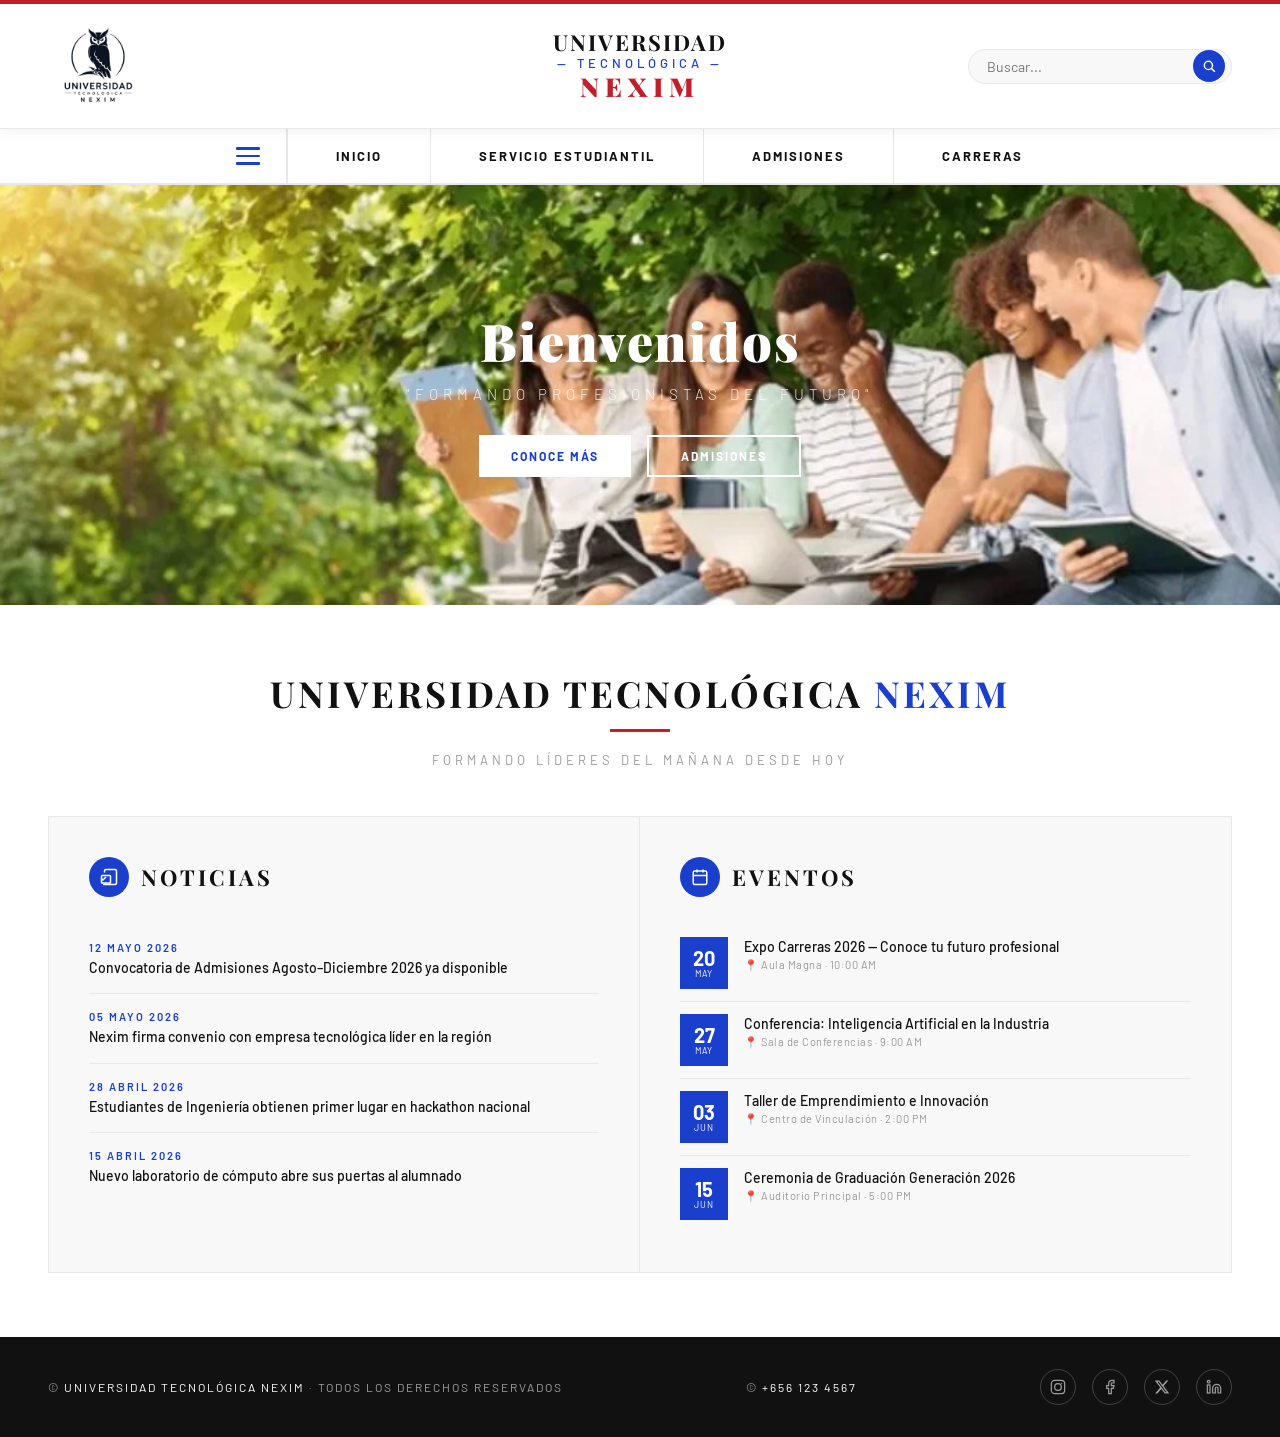
<file: index.html>
<!DOCTYPE html>
<html lang="es">
<head>
<meta charset="UTF-8">
<meta name="viewport" content="width=device-width, initial-scale=1.0">
<title>Universidad Tecnológica Nexim</title>
<link href="https://fonts.googleapis.com/css2?family=Playfair+Display:wght@700;900&family=Barlow:wght@300;400;500;600;700&display=swap" rel="stylesheet">
<link rel="stylesheet" href="style.css">
</head>
<body>

<div class="top-bar"></div>

<!-- HEADER -->
<header>
  <a class="logo-area" href="index.html">
    <img class="logo-img" src="img/logo v2.png" alt="Logo Universidad Tecnológica Nexim">
  </a>
  <div class="logo-text">
    <span class="universidad">Universidad</span>
    <span class="tecnologica">— Tecnológica —</span>
    <span class="nexim">Nexim</span>
  </div>
  <div class="search-box">
    <input type="text" placeholder="Buscar...">
    <button>
      <svg width="14" height="14" fill="none" stroke="currentColor" stroke-width="2.5" viewBox="0 0 24 24">
        <circle cx="11" cy="11" r="7"/><line x1="16.5" y1="16.5" x2="22" y2="22"/>
      </svg>
    </button>
  </div>
</header>

<!-- NAV -->
<nav>
  <ul>
    <li id="hb-wrap">
      <button class="hamburger-btn" id="hb-btn">
        <span></span><span></span><span></span>
      </button>
      <ul class="submenu" id="se-submenu">
        <li>
          <a href="noticias.html">
            <svg width="15" height="15" fill="none" stroke="currentColor" stroke-width="2" viewBox="0 0 24 24">
              <path d="M4 22h16a2 2 0 0 0 2-2V4a2 2 0 0 0-2-2H8a2 2 0 0 0-2 2v2"/>
              <rect x="2" y="10" width="12" height="10" rx="1"/>
              <path d="M2 14l2 2 4-4"/>
            </svg>
            Noticias
          </a>
        </li>
        <li>
          <a href="eventos.html">
            <svg width="15" height="15" fill="none" stroke="currentColor" stroke-width="2" viewBox="0 0 24 24">
              <rect x="3" y="4" width="18" height="18" rx="2" ry="2"/>
              <line x1="16" y1="2" x2="16" y2="6"/>
              <line x1="8" y1="2" x2="8" y2="6"/>
              <line x1="3" y1="10" x2="21" y2="10"/>
            </svg>
            Eventos
          </a>
        </li>
        <!-- ── NUEVO: PORTAL ESTUDIANTIL ── -->
        <li class="submenu-divider"></li>
        <li>
          <a href="login.html" class="submenu-portal">
            <svg width="15" height="15" fill="none" stroke="currentColor" stroke-width="2" viewBox="0 0 24 24">
              <path d="M20 21v-2a4 4 0 0 0-4-4H8a4 4 0 0 0-4 4v2"/>
              <circle cx="12" cy="7" r="4"/>
            </svg>
            Portal Estudiantil
          </a>
        </li>
      </ul>
    </li>
    <li><a href="index.html">Inicio</a></li>
    <li><a href="estudiantil.html">Servicio Estudiantil</a></li>
    <li><a href="admisiones.html">Admisiones</a></li>
    <li><a href="carreras.html">Carreras</a></li>
  </ul>
</nav>

<!-- HERO -->
<section class="hero">
  <div class="hero-pattern"></div>
  <div class="hero-content">
    <h1>Bienvenidos</h1>
    <p>"Formando Profesionistas del Futuro"</p>
    <div class="hero-cta">
      <a href="carreras.html" class="btn-primary">Conoce más</a>
      <a href="admisiones.html" class="btn-outline">Admisiones</a>
    </div>
  </div>
</section>

<!-- WELCOME -->
<section class="welcome">
  <h2>Universidad Tecnológica <span>Nexim</span></h2>
  <div class="divider"></div>
  <p>Formando líderes del mañana desde hoy</p>
</section>

<!-- NEWS & EVENTS -->
<section class="news-events">
  <div class="news-panel">
    <div class="panel-header">
      <div class="panel-icon">
        <svg width="18" height="18" fill="none" stroke="currentColor" stroke-width="2" viewBox="0 0 24 24">
          <path d="M4 22h16a2 2 0 0 0 2-2V4a2 2 0 0 0-2-2H8a2 2 0 0 0-2 2v2"/>
          <path d="M2 14l2 2 4-4"/><rect x="2" y="10" width="12" height="10" rx="1"/>
        </svg>
      </div>
      <h3>Noticias</h3>
    </div>
    <div class="news-item">
      <div class="date">12 Mayo 2026</div>
      <div class="title">Convocatoria de Admisiones Agosto–Diciembre 2026 ya disponible</div>
    </div>
    <div class="news-item">
      <div class="date">05 Mayo 2026</div>
      <div class="title">Nexim firma convenio con empresa tecnológica líder en la región</div>
    </div>
    <div class="news-item">
      <div class="date">28 Abril 2026</div>
      <div class="title">Estudiantes de Ingeniería obtienen primer lugar en hackathon nacional</div>
    </div>
    <div class="news-item">
      <div class="date">15 Abril 2026</div>
      <div class="title">Nuevo laboratorio de cómputo abre sus puertas al alumnado</div>
    </div>
  </div>

  <div class="events-panel">
    <div class="panel-header">
      <div class="panel-icon">
        <svg width="18" height="18" fill="none" stroke="currentColor" stroke-width="2" viewBox="0 0 24 24">
          <rect x="3" y="4" width="18" height="18" rx="2" ry="2"/>
          <line x1="16" y1="2" x2="16" y2="6"/>
          <line x1="8" y1="2" x2="8" y2="6"/>
          <line x1="3" y1="10" x2="21" y2="10"/>
        </svg>
      </div>
      <h3>Eventos</h3>
    </div>
    <div class="event-item">
      <div class="event-date-box"><span class="day">20</span><span class="month">May</span></div>
      <div class="event-info">
        <div class="title">Expo Carreras 2026 — Conoce tu futuro profesional</div>
        <div class="place">📍 Aula Magna · 10:00 AM</div>
      </div>
    </div>
    <div class="event-item">
      <div class="event-date-box"><span class="day">27</span><span class="month">May</span></div>
      <div class="event-info">
        <div class="title">Conferencia: Inteligencia Artificial en la Industria</div>
        <div class="place">📍 Sala de Conferencias · 9:00 AM</div>
      </div>
    </div>
    <div class="event-item">
      <div class="event-date-box"><span class="day">03</span><span class="month">Jun</span></div>
      <div class="event-info">
        <div class="title">Taller de Emprendimiento e Innovación</div>
        <div class="place">📍 Centro de Vinculación · 2:00 PM</div>
      </div>
    </div>
    <div class="event-item">
      <div class="event-date-box"><span class="day">15</span><span class="month">Jun</span></div>
      <div class="event-info">
        <div class="title">Ceremonia de Graduación Generación 2026</div>
        <div class="place">📍 Auditorio Principal · 5:00 PM</div>
      </div>
    </div>
  </div>
</section>

<!-- FOOTER -->
<footer>
  <div class="copy">© <span>Universidad Tecnológica Nexim</span> · Todos los derechos reservados</div>
  <div class="copy">© <span>+656 123 4567</span></div>
  <div class="social-links">
    <a href="#" title="Instagram">
      <svg width="16" height="16" fill="none" stroke="currentColor" stroke-width="1.8" viewBox="0 0 24 24">
        <rect x="2" y="2" width="20" height="20" rx="5" ry="5"/>
        <circle cx="12" cy="12" r="5"/>
        <circle cx="17.5" cy="6.5" r="1" fill="currentColor" stroke="none"/>
      </svg>
    </a>
    <a href="#" title="Facebook">
      <svg width="16" height="16" fill="none" stroke="currentColor" stroke-width="1.8" viewBox="0 0 24 24">
        <path d="M18 2h-3a5 5 0 0 0-5 5v3H7v4h3v8h4v-8h3l1-4h-4V7a1 1 0 0 1 1-1h3z"/>
      </svg>
    </a>
    <a href="#" title="Twitter">
      <svg width="16" height="16" fill="currentColor" viewBox="0 0 24 24">
        <path d="M18.244 2.25h3.308l-7.227 8.26 8.502 11.24H16.17l-5.214-6.817L4.99 21.75H1.68l7.73-8.835L1.254 2.25H8.08l4.713 6.231zm-1.161 17.52h1.833L7.084 4.126H5.117z"/>
      </svg>
    </a>
    <a href="#" title="LinkedIn">
      <svg width="16" height="16" fill="none" stroke="currentColor" stroke-width="1.8" viewBox="0 0 24 24">
        <path d="M16 8a6 6 0 0 1 6 6v7h-4v-7a2 2 0 0 0-2-2 2 2 0 0 0-2 2v7h-4v-7a6 6 0 0 1 6-6z"/>
        <rect x="2" y="9" width="4" height="12"/>
        <circle cx="4" cy="4" r="2"/>
      </svg>
    </a>
  </div>
</footer>

<style>
/* ── SEPARADOR Y ESTILO PORTAL EN SUBMENÚ ── */
.submenu-divider {
  height: 1px;
  background: #e5e7eb;
  margin: 6px 12px;
  list-style: none;
}
.submenu-portal {
  color: #1a2744 !important;
  font-weight: 600 !important;
}
.submenu-portal svg {
  stroke: #2563eb;
}
</style>

<script>
  const hbBtn = document.getElementById('hb-btn');
  const submenu = document.getElementById('se-submenu');

  hbBtn.addEventListener('click', function(e) {
    e.stopPropagation();
    const isOpen = submenu.classList.toggle('open');
    if (isOpen) {
      const rect = hbBtn.getBoundingClientRect();
      submenu.style.top  = (rect.bottom) + 'px';
      submenu.style.left = (rect.left)   + 'px';
    }
  });

  document.addEventListener('click', function() {
    submenu.classList.remove('open');
  });
</script>

</body>
</html>
</file>
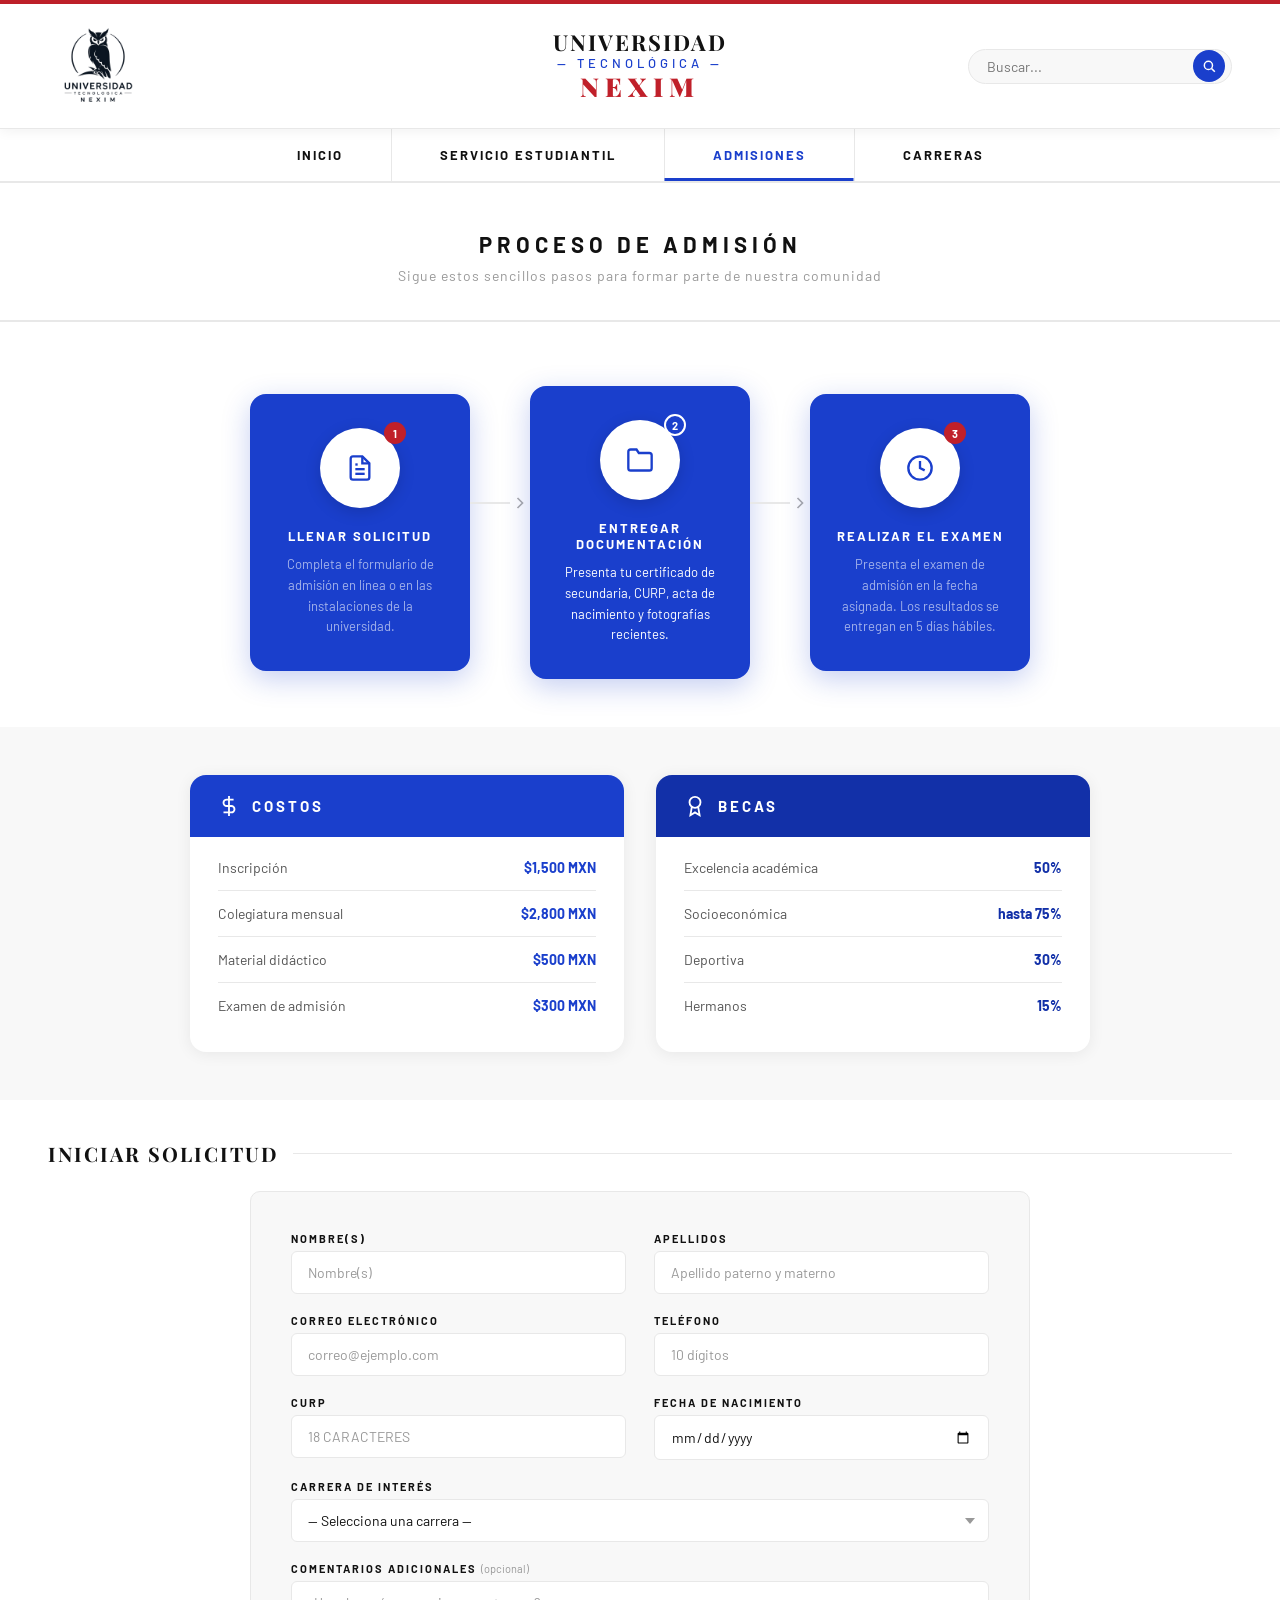
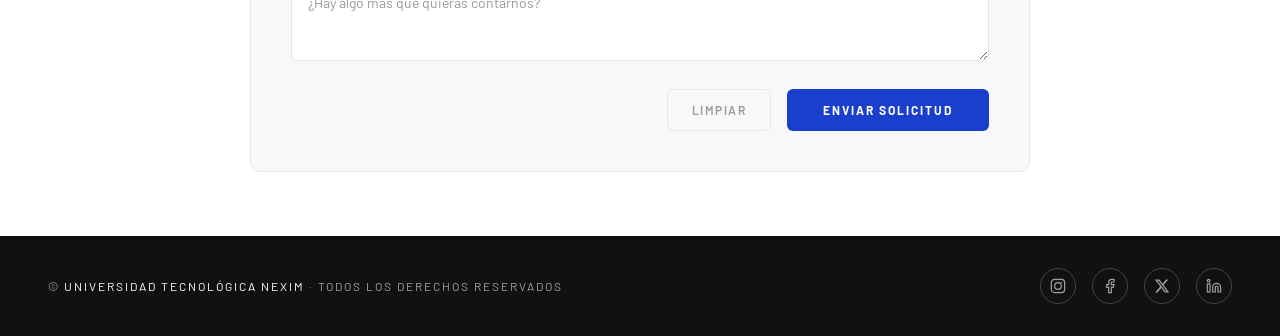
<file: admisiones.html>
<!DOCTYPE html>
<html lang="es">
<head>
<meta charset="UTF-8">
<meta name="viewport" content="width=device-width, initial-scale=1.0">
<title>Admisiones — Universidad Tecnológica Nexim</title>
<link href="https://fonts.googleapis.com/css2?family=Playfair+Display:wght@700;900&family=Barlow:wght@300;400;500;600;700&display=swap" rel="stylesheet">
<link rel="stylesheet" href="style.css">
<link rel="stylesheet" href="admisiones.css">

</head>
<body>

<div class="top-bar"></div>

<!-- HEADER -->
<header>
  <a class="logo-area" href="index.html">
    <img class="logo-img" src="img/logo v2.png" alt="Logo Universidad Tecnológica Nexim">
  </a>
  <div class="logo-text">
    <span class="universidad">Universidad</span>
    <span class="tecnologica">— Tecnológica —</span>
    <span class="nexim">Nexim</span>
  </div>
  <div class="search-box">
    <input type="text" placeholder="Buscar...">
    <button>
      <svg width="14" height="14" fill="none" stroke="currentColor" stroke-width="2.5" viewBox="0 0 24 24">
        <circle cx="11" cy="11" r="7"/><line x1="16.5" y1="16.5" x2="22" y2="22"/>
      </svg>
    </button>
  </div>
</header>

<!-- NAV -->
<nav>
  <ul>
    <li><a href="index.html">Inicio</a></li>
    <li><a href="estudiantil.html">Servicio Estudiantil</a></li>
    <li><a href="admisiones.html" class="active">Admisiones</a></li>
    <li><a href="carreras.html">Carreras</a></li>
  </ul>
</nav>

<!-- PAGE TITLE -->
<section class="page-title">
  <h2>Proceso de Admisión</h2>
  <p>Sigue estos sencillos pasos para formar parte de nuestra comunidad</p>
</section>

<!-- PASOS -->
<section class="pasos-section">
  <div class="pasos-wrapper">

    <div class="paso-card">
      <div class="paso-circulo">
        <svg width="28" height="28" fill="none" stroke="currentColor" stroke-width="2" viewBox="0 0 24 24">
          <path d="M14 2H6a2 2 0 0 0-2 2v16a2 2 0 0 0 2 2h12a2 2 0 0 0 2-2V8z"/>
          <polyline points="14 2 14 8 20 8"/>
          <line x1="16" y1="13" x2="8" y2="13"/>
          <line x1="16" y1="17" x2="8" y2="17"/>
          <polyline points="10 9 9 9 8 9"/>
        </svg>
        <span class="paso-num">1</span>
      </div>
      <h4>Llenar Solicitud</h4>
      <p>Completa el formulario de admisión en línea o en las instalaciones de la universidad.</p>
    </div>

    <div class="paso-conector">
      <div class="linea"></div>
      <svg width="20" height="20" fill="none" stroke="#aaa" stroke-width="2" viewBox="0 0 24 24">
        <polyline points="9 18 15 12 9 6"/>
      </svg>
    </div>

    <div class="paso-card destacado">
      <div class="paso-circulo">
        <svg width="28" height="28" fill="none" stroke="currentColor" stroke-width="2" viewBox="0 0 24 24">
          <path d="M22 19a2 2 0 0 1-2 2H4a2 2 0 0 1-2-2V5a2 2 0 0 1 2-2h5l2 3h9a2 2 0 0 1 2 2z"/>
        </svg>
        <span class="paso-num">2</span>
      </div>
      <h4>Entregar Documentación</h4>
      <p>Presenta tu certificado de secundaria, CURP, acta de nacimiento y fotografías recientes.</p>
    </div>

    <div class="paso-conector">
      <div class="linea"></div>
      <svg width="20" height="20" fill="none" stroke="#aaa" stroke-width="2" viewBox="0 0 24 24">
        <polyline points="9 18 15 12 9 6"/>
      </svg>
    </div>

    <div class="paso-card">
      <div class="paso-circulo">
        <svg width="28" height="28" fill="none" stroke="currentColor" stroke-width="2" viewBox="0 0 24 24">
          <circle cx="12" cy="12" r="10"/>
          <polyline points="12 6 12 12 16 14"/>
        </svg>
        <span class="paso-num">3</span>
      </div>
      <h4>Realizar el Examen</h4>
      <p>Presenta el examen de admisión en la fecha asignada. Los resultados se entregan en 5 días hábiles.</p>
    </div>

  </div>
</section>

<!-- TARJETAS COSTOS Y BECAS -->
<section class="info-section">
  <div class="info-cards">

    <div class="info-card">
      <div class="card-header costos-header">
        <svg width="22" height="22" fill="none" stroke="currentColor" stroke-width="2" viewBox="0 0 24 24">
          <line x1="12" y1="1" x2="12" y2="23"/>
          <path d="M17 5H9.5a3.5 3.5 0 0 0 0 7h5a3.5 3.5 0 0 1 0 7H6"/>
        </svg>
        <h3>Costos</h3>
      </div>
      <div class="card-body">
        <div class="card-row"><span>Inscripción</span><strong>$1,500 MXN</strong></div>
        <div class="card-row"><span>Colegiatura mensual</span><strong>$2,800 MXN</strong></div>
        <div class="card-row"><span>Material didáctico</span><strong>$500 MXN</strong></div>
        <div class="card-row"><span>Examen de admisión</span><strong>$300 MXN</strong></div>
      </div>
    </div>

    <div class="info-card">
      <div class="card-header becas-header">
        <svg width="22" height="22" fill="none" stroke="currentColor" stroke-width="2" viewBox="0 0 24 24">
          <circle cx="12" cy="8" r="6"/>
          <path d="M15.477 12.89L17 22l-5-3-5 3 1.523-9.11"/>
        </svg>
        <h3>Becas</h3>
      </div>
      <div class="card-body">
        <div class="card-row"><span>Excelencia académica</span><strong class="beca-pct">50%</strong></div>
        <div class="card-row"><span>Socioeconómica</span><strong class="beca-pct">hasta 75%</strong></div>
        <div class="card-row"><span>Deportiva</span><strong class="beca-pct">30%</strong></div>
        <div class="card-row"><span>Hermanos</span><strong class="beca-pct">15%</strong></div>
      </div>
    </div>

  </div>
</section>

<!-- FORMULARIO DE SOLICITUD -->
<section class="solicitud-section">
  <div class="section-label">
    <h2>Iniciar Solicitud</h2>
  </div>

  <div class="solicitud-form">

    <div class="sform-alert" id="sform-alert">
      <svg width="16" height="16" fill="none" stroke="currentColor" stroke-width="2" viewBox="0 0 24 24">
        <circle cx="12" cy="12" r="10"/>
        <line x1="12" y1="8" x2="12" y2="12"/>
        <line x1="12" y1="16" x2="12.01" y2="16"/>
      </svg>
      <span id="sform-alert-msg"></span>
    </div>

    <div class="solicitud-form-grid">

      <!-- Nombre -->
      <div class="sform-group">
        <label for="sf-nombre">Nombre(s)</label>
        <input type="text" id="sf-nombre" placeholder="Nombre(s)">
        <span class="field-error" id="sf-nombre-err"></span>
      </div>

      <!-- Apellidos -->
      <div class="sform-group">
        <label for="sf-apellidos">Apellidos</label>
        <input type="text" id="sf-apellidos" placeholder="Apellido paterno y materno">
        <span class="field-error" id="sf-apellidos-err"></span>
      </div>

      <!-- Correo -->
      <div class="sform-group">
        <label for="sf-correo">Correo Electrónico</label>
        <input type="email" id="sf-correo" placeholder="correo@ejemplo.com">
        <span class="field-error" id="sf-correo-err"></span>
      </div>

      <!-- Teléfono -->
      <div class="sform-group">
        <label for="sf-telefono">Teléfono</label>
        <input type="tel" id="sf-telefono" placeholder="10 dígitos" maxlength="10">
        <span class="field-error" id="sf-telefono-err"></span>
      </div>

      <!-- CURP -->
      <div class="sform-group">
        <label for="sf-curp">CURP</label>
        <input type="text" id="sf-curp" placeholder="18 caracteres" maxlength="18" style="text-transform:uppercase">
        <span class="field-error" id="sf-curp-err"></span>
      </div>

      <!-- Fecha nacimiento -->
      <div class="sform-group">
        <label for="sf-fecha">Fecha de Nacimiento</label>
        <input type="date" id="sf-fecha">
        <span class="field-error" id="sf-fecha-err"></span>
      </div>

      <!-- Carrera -->
      <div class="sform-group full">
        <label for="sf-carrera">Carrera de interés</label>
        <div class="select-wrap">
          <select id="sf-carrera">
            <option value="" disabled selected>— Selecciona una carrera —</option>
            <option>Ingeniería en Tecnologías de la Información</option>
            <option>Ingeniería Industrial</option>
            <option>Administración de Empresas</option>
            <option>Contaduría Pública</option>
            <option>Diseño Gráfico Digital</option>
          </select>
        </div>
        <span class="field-error" id="sf-carrera-err"></span>
      </div>

      <!-- Comentarios -->
      <div class="sform-group full">
        <label for="sf-comentarios">Comentarios adicionales <span style="font-weight:400;text-transform:none;letter-spacing:0;font-size:11px;color:#999">(opcional)</span></label>
        <textarea id="sf-comentarios" placeholder="¿Hay algo más que quieras contarnos?"></textarea>
      </div>

    </div>

    <div class="sform-footer">
      <button class="btn-limpiar" type="button" onclick="limpiarSolicitud()">Limpiar</button>
      <button class="btn-enviar-solicitud" type="button" id="btn-solicitud" onclick="enviarSolicitud()">
        Enviar Solicitud
      </button>
    </div>

  </div>
</section>

<!-- FOOTER -->
<footer>
  <div class="copy">© <span>Universidad Tecnológica Nexim</span> · Todos los derechos reservados</div>
  <div class="social-links">
    <a href="#" title="Instagram">
      <svg width="16" height="16" fill="none" stroke="currentColor" stroke-width="1.8" viewBox="0 0 24 24">
        <rect x="2" y="2" width="20" height="20" rx="5" ry="5"/>
        <circle cx="12" cy="12" r="5"/>
        <circle cx="17.5" cy="6.5" r="1" fill="currentColor" stroke="none"/>
      </svg>
    </a>
    <a href="#" title="Facebook">
      <svg width="16" height="16" fill="none" stroke="currentColor" stroke-width="1.8" viewBox="0 0 24 24">
        <path d="M18 2h-3a5 5 0 0 0-5 5v3H7v4h3v8h4v-8h3l1-4h-4V7a1 1 0 0 1 1-1h3z"/>
      </svg>
    </a>
    <a href="#" title="Twitter">
      <svg width="16" height="16" fill="currentColor" viewBox="0 0 24 24">
        <path d="M18.244 2.25h3.308l-7.227 8.26 8.502 11.24H16.17l-5.214-6.817L4.99 21.75H1.68l7.73-8.835L1.254 2.25H8.08l4.713 6.231zm-1.161 17.52h1.833L7.084 4.126H5.117z"/>
      </svg>
    </a>
    <a href="#" title="LinkedIn">
      <svg width="16" height="16" fill="none" stroke="currentColor" stroke-width="1.8" viewBox="0 0 24 24">
        <path d="M16 8a6 6 0 0 1 6 6v7h-4v-7a2 2 0 0 0-2-2 2 2 0 0 0-2 2v7h-4v-7a6 6 0 0 1 6-6z"/>
        <rect x="2" y="9" width="4" height="12"/>
        <circle cx="4" cy="4" r="2"/>
      </svg>
    </a>
  </div>
</footer>

<script>
// ── HELPERS ──
function setField(inputId, errId, isOk, msg) {
  const input = document.getElementById(inputId);
  const errEl = document.getElementById(errId);
  input.classList.remove('error', 'ok');
  if (msg) { input.classList.add('error'); errEl.textContent = msg; errEl.classList.add('visible'); }
  else if (isOk) { input.classList.add('ok'); errEl.textContent = ''; errEl.classList.remove('visible'); }
  else { errEl.classList.remove('visible'); }
}

function showAlert(msg, type) {
  const al = document.getElementById('sform-alert');
  document.getElementById('sform-alert-msg').textContent = msg;
  al.className = 'sform-alert visible ' + type;
  al.scrollIntoView({ behavior: 'smooth', block: 'nearest' });
}

// ── VALIDACIONES ──
function validarNombre(val) {
  if (!val.trim()) return 'El nombre es obligatorio.';
  if (val.trim().length < 2) return 'Ingresa un nombre válido.';
  if (!/^[a-zA-ZáéíóúÁÉÍÓÚñÑ\s]+$/.test(val)) return 'Solo se permiten letras.';
  return null;
}

function validarCorreo(val) {
  if (!val.trim()) return 'El correo es obligatorio.';
  if (!/^[^\s@]+@[^\s@]+\.[^\s@]+$/.test(val)) return 'Ingresa un correo válido.';
  return null;
}

function validarTelefono(val) {
  if (!val.trim()) return 'El teléfono es obligatorio.';
  if (!/^\d{10}$/.test(val.replace(/\s/g, ''))) return 'Debe tener exactamente 10 dígitos.';
  return null;
}

function validarCURP(val) {
  if (!val.trim()) return 'La CURP es obligatoria.';
  if (val.trim().length !== 18) return 'La CURP debe tener 18 caracteres.';
  if (!/^[A-Z0-9]+$/.test(val.trim())) return 'La CURP solo contiene letras mayúsculas y números.';
  return null;
}

function validarFecha(val) {
  if (!val) return 'La fecha de nacimiento es obligatoria.';
  const fecha = new Date(val);
  const hoy = new Date();
  const edad = (hoy - fecha) / (1000 * 60 * 60 * 24 * 365.25);
  if (edad < 14) return 'Debes tener al menos 14 años.';
  if (edad > 60) return 'Verifica la fecha de nacimiento.';
  return null;
}

function validarCarrera(val) {
  if (!val) return 'Selecciona una carrera.';
  return null;
}

// ── ENVIAR ──
function enviarSolicitud() {
  document.getElementById('sform-alert').classList.remove('visible');

  const nombre    = document.getElementById('sf-nombre').value;
  const apellidos = document.getElementById('sf-apellidos').value;
  const correo    = document.getElementById('sf-correo').value;
  const telefono  = document.getElementById('sf-telefono').value;
  const curp      = document.getElementById('sf-curp').value.toUpperCase();
  const fecha     = document.getElementById('sf-fecha').value;
  const carrera   = document.getElementById('sf-carrera').value;

  const errNombre    = validarNombre(nombre);
  const errApellidos = validarNombre(apellidos);
  const errCorreo    = validarCorreo(correo);
  const errTelefono  = validarTelefono(telefono);
  const errCURP      = validarCURP(curp);
  const errFecha     = validarFecha(fecha);
  const errCarrera   = validarCarrera(carrera);

  setField('sf-nombre',    'sf-nombre-err',    !errNombre,    errNombre);
  setField('sf-apellidos', 'sf-apellidos-err', !errApellidos, errApellidos);
  setField('sf-correo',    'sf-correo-err',    !errCorreo,    errCorreo);
  setField('sf-telefono',  'sf-telefono-err',  !errTelefono,  errTelefono);
  setField('sf-curp',      'sf-curp-err',      !errCURP,      errCURP);
  setField('sf-fecha',     'sf-fecha-err',     !errFecha,     errFecha);
  setField('sf-carrera',   'sf-carrera-err',   !errCarrera,   errCarrera);

  if (errNombre || errApellidos || errCorreo || errTelefono || errCURP || errFecha || errCarrera) {
    showAlert('Por favor corrige los campos marcados antes de continuar.', 'error');
    return;
  }

  const btn = document.getElementById('btn-solicitud');
  btn.disabled = true;
  btn.textContent = 'Enviando...';

  setTimeout(() => {
    showAlert(`¡Solicitud enviada exitosamente, ${nombre.trim()}! Recibirás confirmación en tu correo.`, 'success');
    btn.textContent = '✓ Solicitud Enviada';
    btn.style.background = '#1a8a4a';
  }, 1000);
}

// ── LIMPIAR ──
function limpiarSolicitud() {
  ['sf-nombre','sf-apellidos','sf-correo','sf-telefono','sf-curp','sf-fecha','sf-carrera','sf-comentarios']
    .forEach(id => {
      const el = document.getElementById(id);
      if (el.tagName === 'SELECT') el.selectedIndex = 0;
      else el.value = '';
      el.classList.remove('error','ok');
    });
  ['sf-nombre-err','sf-apellidos-err','sf-correo-err','sf-telefono-err','sf-curp-err','sf-fecha-err','sf-carrera-err']
    .forEach(id => { document.getElementById(id).classList.remove('visible'); });
  document.getElementById('sform-alert').classList.remove('visible');
  const btn = document.getElementById('btn-solicitud');
  btn.disabled = false;
  btn.textContent = 'Enviar Solicitud';
  btn.style.background = '';
}

// ── CURP uppercase en tiempo real ──
document.getElementById('sf-curp').addEventListener('input', function() {
  this.value = this.value.toUpperCase();
});

// ── Solo números en teléfono ──
document.getElementById('sf-telefono').addEventListener('input', function() {
  this.value = this.value.replace(/\D/g, '');
});

// ── Validación blur ──
const blurMap = [
  ['sf-nombre',    'sf-nombre-err',    () => validarNombre(document.getElementById('sf-nombre').value)],
  ['sf-apellidos', 'sf-apellidos-err', () => validarNombre(document.getElementById('sf-apellidos').value)],
  ['sf-correo',    'sf-correo-err',    () => validarCorreo(document.getElementById('sf-correo').value)],
  ['sf-telefono',  'sf-telefono-err',  () => validarTelefono(document.getElementById('sf-telefono').value)],
  ['sf-curp',      'sf-curp-err',      () => validarCURP(document.getElementById('sf-curp').value)],
  ['sf-fecha',     'sf-fecha-err',     () => validarFecha(document.getElementById('sf-fecha').value)],
  ['sf-carrera',   'sf-carrera-err',   () => validarCarrera(document.getElementById('sf-carrera').value)],
];
blurMap.forEach(([inputId, errId, fn]) => {
  document.getElementById(inputId).addEventListener('blur', function() {
    const err = fn();
    setField(inputId, errId, !err, err);
  });
});
</script>

</body>
</html>
</file>
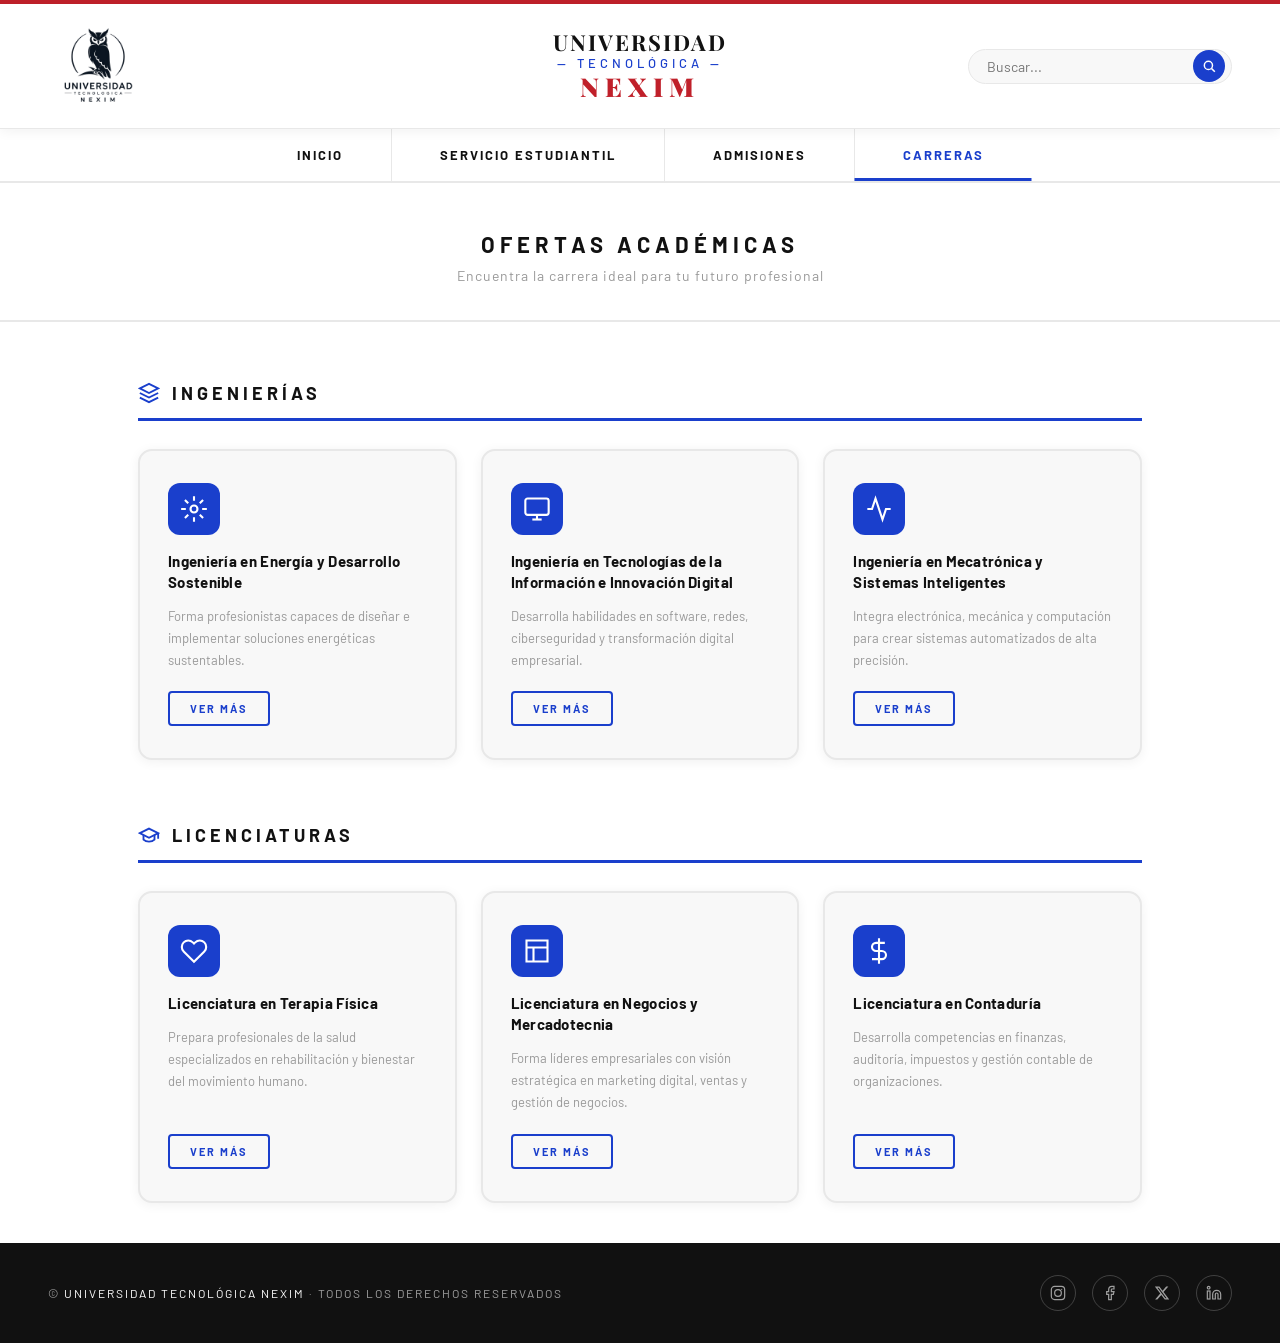
<file: carreras.html>
<!DOCTYPE html>
<html lang="es">
<head>
<meta charset="UTF-8">
<meta name="viewport" content="width=device-width, initial-scale=1.0">
<title>Carreras — Universidad Tecnológica Nexim</title>
<link href="https://fonts.googleapis.com/css2?family=Playfair+Display:wght@700;900&family=Barlow:wght@300;400;500;600;700&display=swap" rel="stylesheet">
<link rel="stylesheet" href="style.css">
<link rel="stylesheet" href="carreras.css">
</head>
<body>

<div class="top-bar"></div>

<!-- HEADER -->
<header>
  <a class="logo-area" href="index.html">
    <img class="logo-img" src="img/logo v2.png" alt="Logo Universidad Tecnológica Nexim">
  </a>
  <div class="logo-text">
    <span class="universidad">Universidad</span>
    <span class="tecnologica">— Tecnológica —</span>
    <span class="nexim">Nexim</span>
  </div>
  <div class="search-box">
    <input type="text" placeholder="Buscar...">
    <button>
      <svg width="14" height="14" fill="none" stroke="currentColor" stroke-width="2.5" viewBox="0 0 24 24">
        <circle cx="11" cy="11" r="7"/><line x1="16.5" y1="16.5" x2="22" y2="22"/>
      </svg>
    </button>
  </div>
</header>

<!-- NAV -->
<nav>
  <ul>
    <li><a href="index.html">Inicio</a></li>
    <li><a href="estudiantil.html">Servicio Estudiantil</a></li>
    <li><a href="admisiones.html">Admisiones</a></li>
    <li><a href="carreras.html" class="active">Carreras</a></li>
  </ul>
</nav>

<!-- PAGE TITLE -->
<section class="page-title">
  <h2>Ofertas Académicas</h2>
  <p>Encuentra la carrera ideal para tu futuro profesional</p>
</section>

<!-- CONTENIDO -->
<main class="carreras-content">

  <!-- INGENIERÍAS -->
  <section class="categoria">
    <div class="categoria-header">
      <svg width="22" height="22" fill="none" stroke="currentColor" stroke-width="2" viewBox="0 0 24 24">
        <path d="M12 2L2 7l10 5 10-5-10-5z"/>
        <path d="M2 17l10 5 10-5"/>
        <path d="M2 12l10 5 10-5"/>
      </svg>
      <h3>Ingenierías</h3>
    </div>

    <div class="carreras-grid">

      <div class="carrera-card">
        <div class="carrera-icon">
          <svg width="28" height="28" fill="none" stroke="currentColor" stroke-width="1.8" viewBox="0 0 24 24">
            <circle cx="12" cy="12" r="3"/>
            <path d="M12 1v4M12 19v4M4.22 4.22l2.83 2.83M16.95 16.95l2.83 2.83M1 12h4M19 12h4M4.22 19.78l2.83-2.83M16.95 7.05l2.83-2.83"/>
          </svg>
        </div>
        <h4>Ingeniería en Energía y Desarrollo Sostenible</h4>
        <p>Forma profesionistas capaces de diseñar e implementar soluciones energéticas sustentables.</p>
        <a href="admisiones.html" class="carrera-btn">Ver más</a>
      </div>

      <div class="carrera-card">
        <div class="carrera-icon">
          <svg width="28" height="28" fill="none" stroke="currentColor" stroke-width="1.8" viewBox="0 0 24 24">
            <rect x="2" y="3" width="20" height="14" rx="2"/>
            <line x1="8" y1="21" x2="16" y2="21"/>
            <line x1="12" y1="17" x2="12" y2="21"/>
          </svg>
        </div>
        <h4>Ingeniería en Tecnologías de la Información e Innovación Digital</h4>
        <p>Desarrolla habilidades en software, redes, ciberseguridad y transformación digital empresarial.</p>
        <a href="admisiones.html" class="carrera-btn">Ver más</a>
      </div>

      <div class="carrera-card">
        <div class="carrera-icon">
          <svg width="28" height="28" fill="none" stroke="currentColor" stroke-width="1.8" viewBox="0 0 24 24">
            <polyline points="22 12 18 12 15 21 9 3 6 12 2 12"/>
          </svg>
        </div>
        <h4>Ingeniería en Mecatrónica y Sistemas Inteligentes</h4>
        <p>Integra electrónica, mecánica y computación para crear sistemas automatizados de alta precisión.</p>
        <a href="admisiones.html" class="carrera-btn">Ver más</a>
      </div>

    </div>
  </section>

  <!-- LICENCIATURAS -->
  <section class="categoria">
    <div class="categoria-header">
      <svg width="22" height="22" fill="none" stroke="currentColor" stroke-width="2" viewBox="0 0 24 24">
        <path d="M22 10v6M2 10l10-5 10 5-10 5z"/>
        <path d="M6 12v5c3 3 9 3 12 0v-5"/>
      </svg>
      <h3>Licenciaturas</h3>
    </div>

    <div class="carreras-grid">

      <div class="carrera-card">
        <div class="carrera-icon">
          <svg width="28" height="28" fill="none" stroke="currentColor" stroke-width="1.8" viewBox="0 0 24 24">
            <path d="M20.84 4.61a5.5 5.5 0 0 0-7.78 0L12 5.67l-1.06-1.06a5.5 5.5 0 0 0-7.78 7.78l1.06 1.06L12 21.23l7.78-7.78 1.06-1.06a5.5 5.5 0 0 0 0-7.78z"/>
          </svg>
        </div>
        <h4>Licenciatura en Terapia Física</h4>
        <p>Prepara profesionales de la salud especializados en rehabilitación y bienestar del movimiento humano.</p>
        <a href="admisiones.html" class="carrera-btn">Ver más</a>
      </div>

      <div class="carrera-card">
        <div class="carrera-icon">
          <svg width="28" height="28" fill="none" stroke="currentColor" stroke-width="1.8" viewBox="0 0 24 24">
            <path d="M3 3h18v18H3z" rx="2"/>
            <path d="M3 9h18M9 21V9"/>
          </svg>
        </div>
        <h4>Licenciatura en Negocios y Mercadotecnia</h4>
        <p>Forma líderes empresariales con visión estratégica en marketing digital, ventas y gestión de negocios.</p>
        <a href="admisiones.html" class="carrera-btn">Ver más</a>
      </div>

      <div class="carrera-card">
        <div class="carrera-icon">
          <svg width="28" height="28" fill="none" stroke="currentColor" stroke-width="1.8" viewBox="0 0 24 24">
            <line x1="12" y1="1" x2="12" y2="23"/>
            <path d="M17 5H9.5a3.5 3.5 0 0 0 0 7h5a3.5 3.5 0 0 1 0 7H6"/>
          </svg>
        </div>
        <h4>Licenciatura en Contaduría</h4>
        <p>Desarrolla competencias en finanzas, auditoría, impuestos y gestión contable de organizaciones.</p>
        <a href="admisiones.html" class="carrera-btn">Ver más</a>
      </div>

    </div>
  </section>

</main>

<!-- FOOTER -->
<footer>
  <div class="copy">© <span>Universidad Tecnológica Nexim</span> · Todos los derechos reservados</div>
  <div class="social-links">
    <a href="#" title="Instagram">
      <svg width="16" height="16" fill="none" stroke="currentColor" stroke-width="1.8" viewBox="0 0 24 24">
        <rect x="2" y="2" width="20" height="20" rx="5" ry="5"/>
        <circle cx="12" cy="12" r="5"/>
        <circle cx="17.5" cy="6.5" r="1" fill="currentColor" stroke="none"/>
      </svg>
    </a>
    <a href="#" title="Facebook">
      <svg width="16" height="16" fill="none" stroke="currentColor" stroke-width="1.8" viewBox="0 0 24 24">
        <path d="M18 2h-3a5 5 0 0 0-5 5v3H7v4h3v8h4v-8h3l1-4h-4V7a1 1 0 0 1 1-1h3z"/>
      </svg>
    </a>
    <a href="#" title="Twitter">
      <svg width="16" height="16" fill="currentColor" viewBox="0 0 24 24">
        <path d="M18.244 2.25h3.308l-7.227 8.26 8.502 11.24H16.17l-5.214-6.817L4.99 21.75H1.68l7.73-8.835L1.254 2.25H8.08l4.713 6.231zm-1.161 17.52h1.833L7.084 4.126H5.117z"/>
      </svg>
    </a>
    <a href="#" title="LinkedIn">
      <svg width="16" height="16" fill="none" stroke="currentColor" stroke-width="1.8" viewBox="0 0 24 24">
        <path d="M16 8a6 6 0 0 1 6 6v7h-4v-7a2 2 0 0 0-2-2 2 2 0 0 0-2 2v7h-4v-7a6 6 0 0 1 6-6z"/>
        <rect x="2" y="9" width="4" height="12"/>
        <circle cx="4" cy="4" r="2"/>
      </svg>
    </a>
  </div>
</footer>

</body>
</html>
</file>
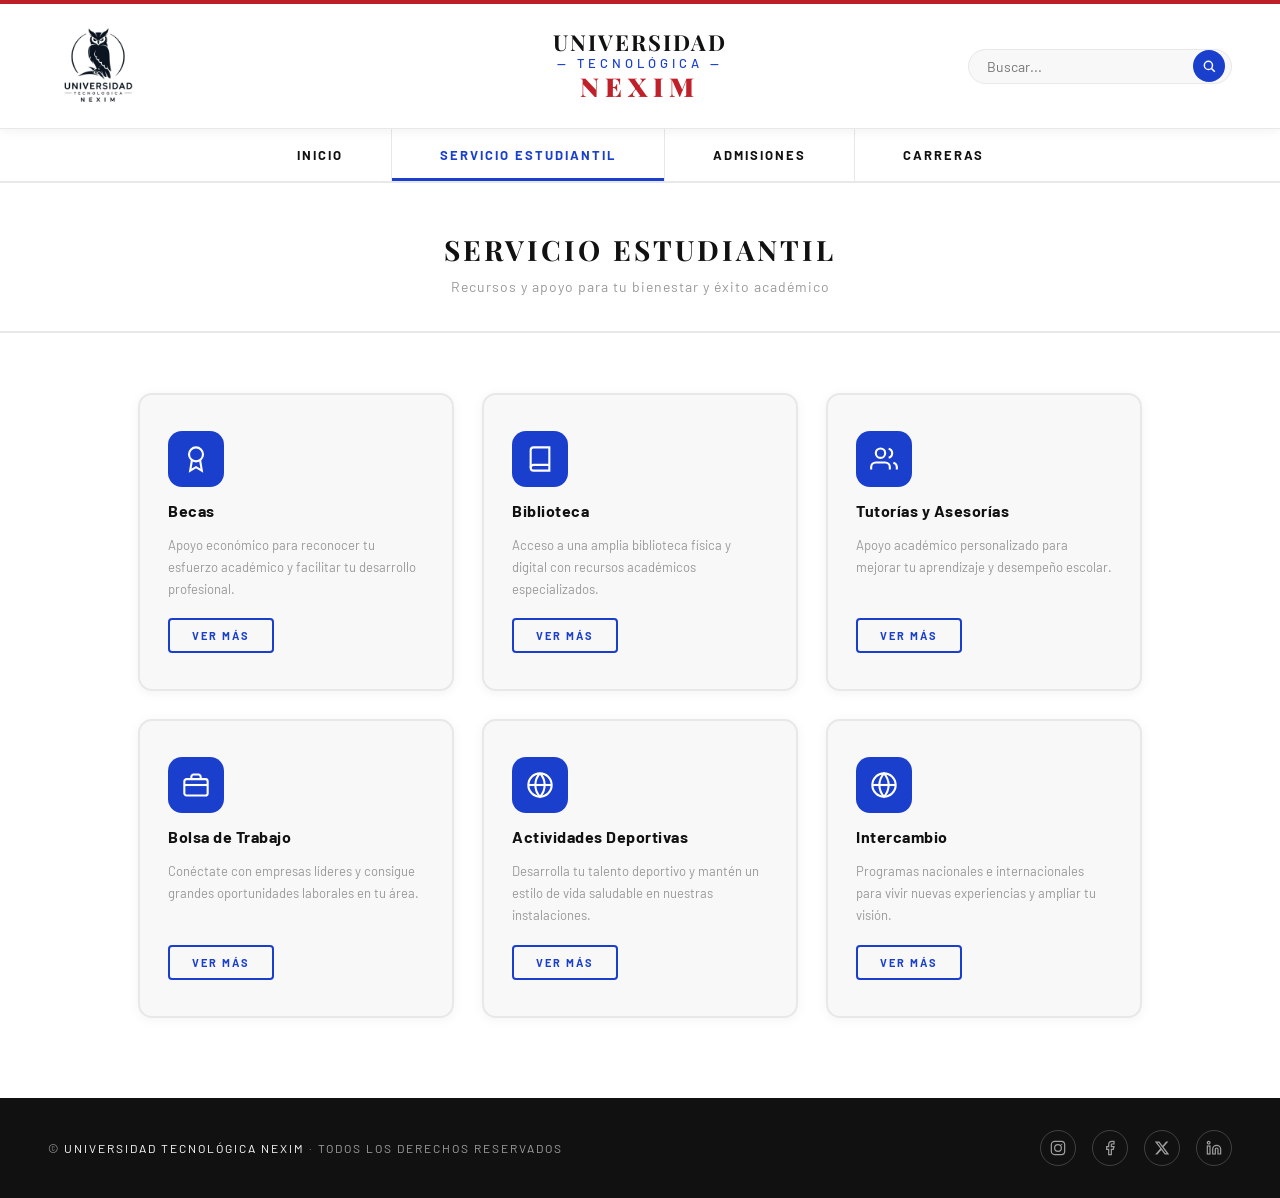
<file: estudiantil.html>
<!DOCTYPE html>
<html lang="es">
<head>
<meta charset="UTF-8">
<meta name="viewport" content="width=device-width, initial-scale=1.0">
<title>Servicio Estudiantil — Universidad Tecnológica Nexim</title>
<link href="https://fonts.googleapis.com/css2?family=Playfair+Display:wght@700;900&family=Barlow:wght@300;400;500;600;700&display=swap" rel="stylesheet">
<link rel="stylesheet" href="style.css">
<link rel="stylesheet" href="estudiantil.css">
</head>
<body>

<div class="top-bar"></div>

<!-- HEADER -->
<header>
  <a class="logo-area" href="index.html">
    <img class="logo-img" src="img/logo v2.png" alt="Logo Universidad Tecnológica Nexim">
  </a>
  <div class="logo-text">
    <span class="universidad">Universidad</span>
    <span class="tecnologica">— Tecnológica —</span>
    <span class="nexim">Nexim</span>
  </div>
  <div class="search-box">
    <input type="text" placeholder="Buscar...">
    <button>
      <svg width="14" height="14" fill="none" stroke="currentColor" stroke-width="2.5" viewBox="0 0 24 24">
        <circle cx="11" cy="11" r="7"/><line x1="16.5" y1="16.5" x2="22" y2="22"/>
      </svg>
    </button>
  </div>
</header>

<!-- NAV -->
<nav>
  <ul>
    <li><a href="index.html">Inicio</a></li>
    <li><a href="estudiantil.html" class="active">Servicio Estudiantil</a></li>
    <li><a href="admisiones.html">Admisiones</a></li>
    <li><a href="carreras.html">Carreras</a></li>
  </ul>
</nav>

<!-- PAGE TITLE -->
<section class="page-title">
  <h2>Servicio Estudiantil</h2>
  <p>Recursos y apoyo para tu bienestar y éxito académico</p>
</section>

<!-- SERVICIOS GRID -->
<main class="servicios-content">
  <div class="servicios-grid">

    <div class="servicio-card">
      <div class="servicio-icon">
        <svg width="28" height="28" fill="none" stroke="currentColor" stroke-width="1.8" viewBox="0 0 24 24">
          <circle cx="12" cy="8" r="6"/>
          <path d="M15.477 12.89L17 22l-5-3-5 3 1.523-9.11"/>
        </svg>
      </div>
      <h3>Becas</h3>
      <p>Apoyo económico para reconocer tu esfuerzo académico y facilitar tu desarrollo profesional.</p>
      <a href="admisiones.html" class="servicio-btn">Ver más</a>
    </div>

    <div class="servicio-card">
      <div class="servicio-icon">
        <svg width="28" height="28" fill="none" stroke="currentColor" stroke-width="1.8" viewBox="0 0 24 24">
          <path d="M4 19.5A2.5 2.5 0 0 1 6.5 17H20"/>
          <path d="M6.5 2H20v20H6.5A2.5 2.5 0 0 1 4 19.5v-15A2.5 2.5 0 0 1 6.5 2z"/>
        </svg>
      </div>
      <h3>Biblioteca</h3>
      <p>Acceso a una amplia biblioteca física y digital con recursos académicos especializados.</p>
      <a href="#" class="servicio-btn">Ver más</a>
    </div>

    <div class="servicio-card">
      <div class="servicio-icon">
        <svg width="28" height="28" fill="none" stroke="currentColor" stroke-width="1.8" viewBox="0 0 24 24">
          <path d="M17 21v-2a4 4 0 0 0-4-4H5a4 4 0 0 0-4 4v2"/>
          <circle cx="9" cy="7" r="4"/>
          <path d="M23 21v-2a4 4 0 0 0-3-3.87"/>
          <path d="M16 3.13a4 4 0 0 1 0 7.75"/>
        </svg>
      </div>
      <h3>Tutorías y Asesorías</h3>
      <p>Apoyo académico personalizado para mejorar tu aprendizaje y desempeño escolar.</p>
      <a href="#" class="servicio-btn">Ver más</a>
    </div>

    <div class="servicio-card">
      <div class="servicio-icon">
        <svg width="28" height="28" fill="none" stroke="currentColor" stroke-width="1.8" viewBox="0 0 24 24">
          <rect x="2" y="7" width="20" height="14" rx="2"/>
          <path d="M16 7V5a2 2 0 0 0-2-2h-4a2 2 0 0 0-2 2v2"/>
          <line x1="12" y1="12" x2="12" y2="12"/>
          <path d="M2 12h20"/>
        </svg>
      </div>
      <h3>Bolsa de Trabajo</h3>
      <p>Conéctate con empresas líderes y consigue grandes oportunidades laborales en tu área.</p>
      <a href="#" class="servicio-btn">Ver más</a>
    </div>

    <div class="servicio-card">
      <div class="servicio-icon">
        <svg width="28" height="28" fill="none" stroke="currentColor" stroke-width="1.8" viewBox="0 0 24 24">
          <circle cx="12" cy="12" r="10"/>
          <path d="M12 2a14.5 14.5 0 0 0 0 20 14.5 14.5 0 0 0 0-20"/>
          <path d="M2 12h20"/>
        </svg>
      </div>
      <h3>Actividades Deportivas</h3>
      <p>Desarrolla tu talento deportivo y mantén un estilo de vida saludable en nuestras instalaciones.</p>
      <a href="#" class="servicio-btn">Ver más</a>
    </div>

    <div class="servicio-card">
      <div class="servicio-icon">
        <svg width="28" height="28" fill="none" stroke="currentColor" stroke-width="1.8" viewBox="0 0 24 24">
          <circle cx="12" cy="12" r="10"/>
          <line x1="2" y1="12" x2="22" y2="12"/>
          <path d="M12 2a15.3 15.3 0 0 1 4 10 15.3 15.3 0 0 1-4 10 15.3 15.3 0 0 1-4-10 15.3 15.3 0 0 1 4-10z"/>
        </svg>
      </div>
      <h3>Intercambio</h3>
      <p>Programas nacionales e internacionales para vivir nuevas experiencias y ampliar tu visión.</p>
      <a href="#" class="servicio-btn">Ver más</a>
    </div>

  </div>
</main>

<!-- FOOTER -->
<footer>
  <div class="copy">© <span>Universidad Tecnológica Nexim</span> · Todos los derechos reservados</div>
  <div class="social-links">
    <a href="#" title="Instagram">
      <svg width="16" height="16" fill="none" stroke="currentColor" stroke-width="1.8" viewBox="0 0 24 24">
        <rect x="2" y="2" width="20" height="20" rx="5" ry="5"/>
        <circle cx="12" cy="12" r="5"/>
        <circle cx="17.5" cy="6.5" r="1" fill="currentColor" stroke="none"/>
      </svg>
    </a>
    <a href="#" title="Facebook">
      <svg width="16" height="16" fill="none" stroke="currentColor" stroke-width="1.8" viewBox="0 0 24 24">
        <path d="M18 2h-3a5 5 0 0 0-5 5v3H7v4h3v8h4v-8h3l1-4h-4V7a1 1 0 0 1 1-1h3z"/>
      </svg>
    </a>
    <a href="#" title="Twitter">
      <svg width="16" height="16" fill="currentColor" viewBox="0 0 24 24">
        <path d="M18.244 2.25h3.308l-7.227 8.26 8.502 11.24H16.17l-5.214-6.817L4.99 21.75H1.68l7.73-8.835L1.254 2.25H8.08l4.713 6.231zm-1.161 17.52h1.833L7.084 4.126H5.117z"/>
      </svg>
    </a>
    <a href="#" title="LinkedIn">
      <svg width="16" height="16" fill="none" stroke="currentColor" stroke-width="1.8" viewBox="0 0 24 24">
        <path d="M16 8a6 6 0 0 1 6 6v7h-4v-7a2 2 0 0 0-2-2 2 2 0 0 0-2 2v7h-4v-7a6 6 0 0 1 6-6z"/>
        <rect x="2" y="9" width="4" height="12"/>
        <circle cx="4" cy="4" r="2"/>
      </svg>
    </a>
  </div>
</footer>

</body>
</html>
</file>
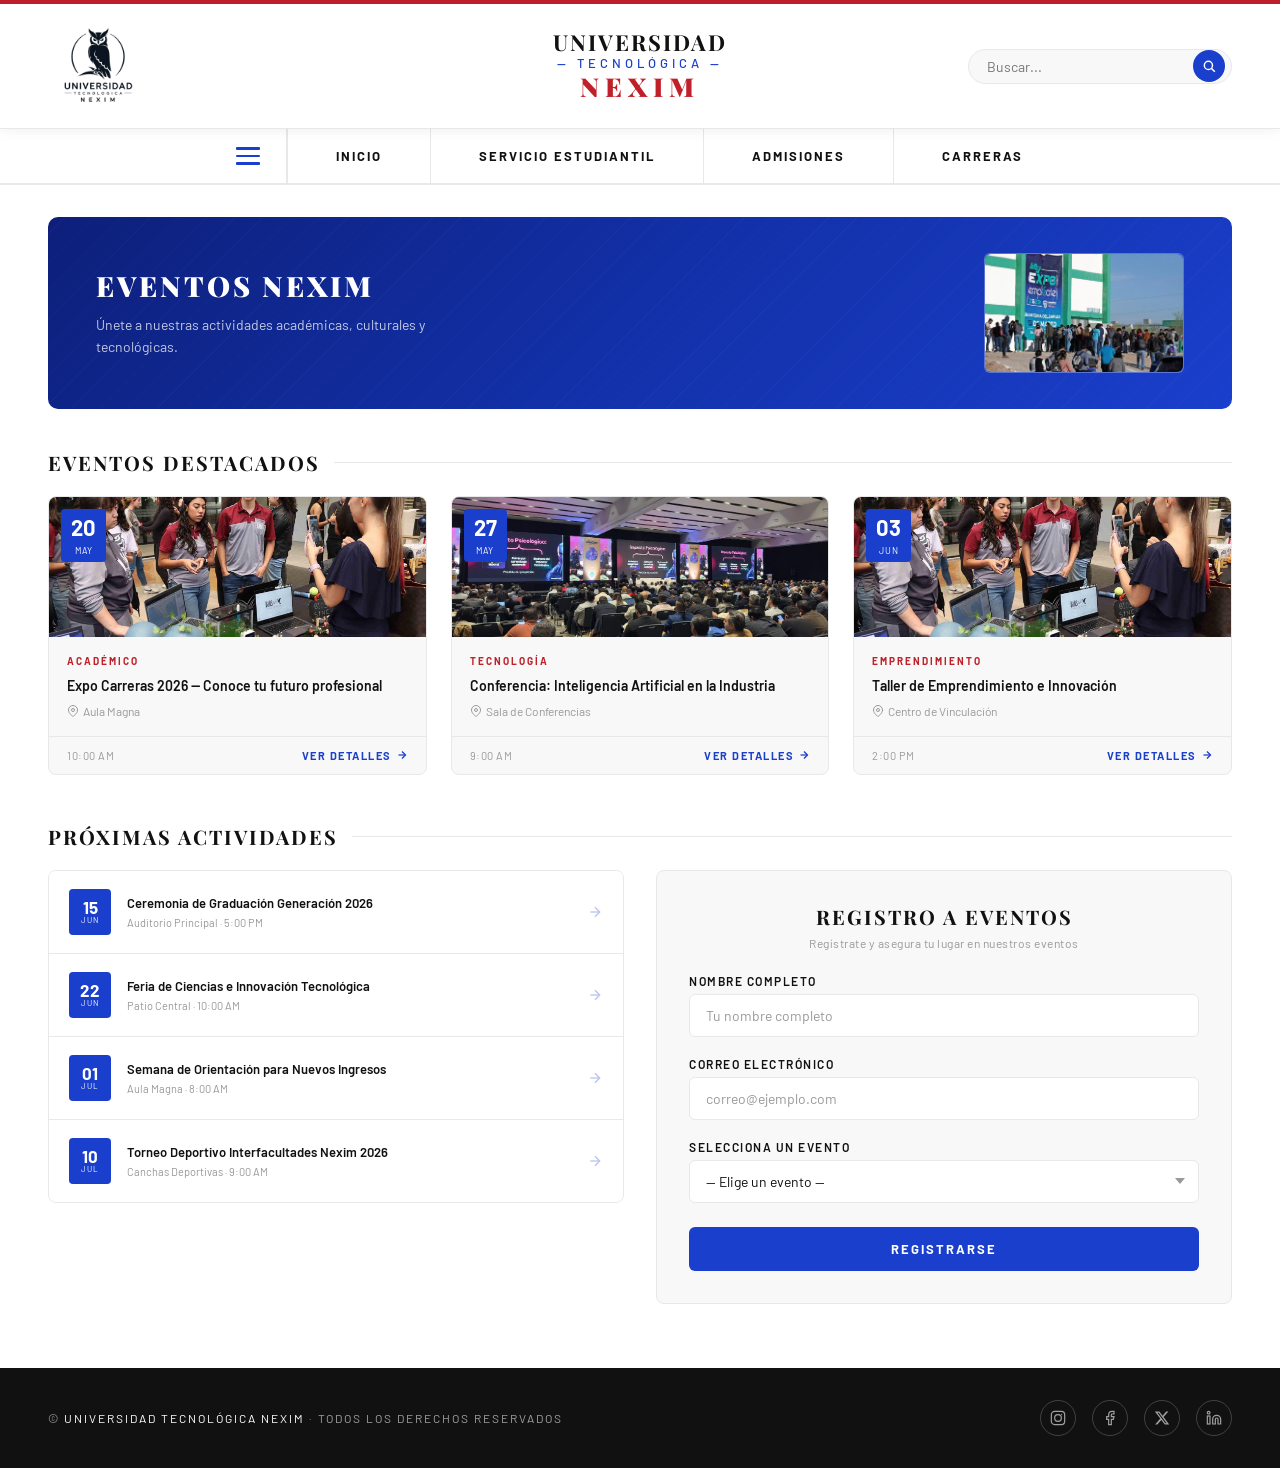
<file: eventos.html>
<!DOCTYPE html>
<html lang="es">
<head>
<meta charset="UTF-8">
<meta name="viewport" content="width=device-width, initial-scale=1.0">
<title>Eventos — Universidad Tecnológica Nexim</title>
<link href="https://fonts.googleapis.com/css2?family=Playfair+Display:wght@700;900&family=Barlow:wght@300;400;500;600;700&display=swap" rel="stylesheet">
<style>
:root {
  --blue: #1a3fcc;
  --blue-dark: #1230a8;
  --blue-light: #2d52e0;
  --red: #c0202a;
  --white: #ffffff;
  --off-white: #f8f8f8;
  --gray-light: #e8e8e8;
  --gray: #999;
  --dark: #111;
}

* { margin: 0; padding: 0; box-sizing: border-box; }

body {
  font-family: 'Barlow', sans-serif;
  background: var(--white);
  color: var(--dark);
}

.top-bar { background: var(--red); height: 4px; width: 100%; }

/* ── HEADER ── */
header {
  display: grid;
  grid-template-columns: 1fr 1fr 1fr;
  align-items: center;
  padding: 12px 48px;
  background: var(--white);
  border-bottom: 1px solid var(--gray-light);
  position: sticky;
  top: 0;
  z-index: 100;
  box-shadow: 0 2px 12px rgba(0,0,0,0.06);
}

.logo-area { display: flex; align-items: center; text-decoration: none; }
.logo-img { width: 100px; height: 100px; object-fit: contain; }

.logo-text {
  display: flex; flex-direction: column; align-items: center;
  text-align: center; line-height: 1.2; justify-self: center;
}
.logo-text .universidad {
  font-family: 'Playfair Display', serif; font-size: 22px; font-weight: 700;
  color: var(--dark); letter-spacing: 2px; text-transform: uppercase;
}
.logo-text .tecnologica {
  font-size: 13px; font-weight: 500; color: var(--blue);
  letter-spacing: 4px; text-transform: uppercase;
}
.logo-text .nexim {
  font-family: 'Playfair Display', serif; font-size: 26px; font-weight: 900;
  color: var(--red); letter-spacing: 6px; text-transform: uppercase;
}

.search-box {
  display: flex; align-items: center; border: 1.5px solid var(--gray-light);
  border-radius: 30px; overflow: hidden; padding: 0 6px 0 18px;
  background: var(--off-white); gap: 6px; transition: border-color 0.2s; justify-self: end;
}
.search-box:focus-within { border-color: var(--blue); }
.search-box input {
  border: none; background: transparent; font-family: 'Barlow', sans-serif;
  font-size: 14px; outline: none; width: 200px; color: var(--dark); padding: 8px 0;
}
.search-box button {
  background: var(--blue); border: none; border-radius: 50%; width: 32px; height: 32px;
  color: white; cursor: pointer; display: flex; align-items: center;
  justify-content: center; transition: background 0.2s;
}
.search-box button:hover { background: var(--blue-dark); }

/* ── NAV ── */
nav {
  background: var(--white);
  border-bottom: 2px solid var(--gray-light);
  position: relative; z-index: 99;
}
nav ul {
  display: flex; list-style: none; justify-content: center;
  align-items: stretch; margin: 0; padding: 0;
}
nav ul li { display: flex; align-items: stretch; }
nav ul li a {
  display: flex; align-items: center; padding: 18px 48px;
  text-decoration: none; font-size: 13px; font-weight: 700;
  letter-spacing: 2px; text-transform: uppercase; color: var(--dark);
  position: relative; transition: color 0.2s; white-space: nowrap;
}
nav ul li a::after {
  content: ''; position: absolute; bottom: 0; left: 50%;
  transform: translateX(-50%); width: 0; height: 3px;
  background: var(--blue); transition: width 0.3s ease;
}
nav ul li a:hover { color: var(--blue); }
nav ul li a:hover::after { width: 100%; }
nav ul li a.active { color: var(--blue); }
nav ul li a.active::after { width: 100%; }
nav ul li + li { border-left: 1px solid var(--gray-light); }

#hb-wrap {
  position: relative; display: flex; align-items: stretch;
  border-right: 1px solid var(--gray-light);
}
.hamburger-btn {
  display: flex; flex-direction: column; gap: 5px; justify-content: center;
  align-items: center; background: none; border: none; cursor: pointer;
  padding: 18px 26px; transition: background 0.2s;
}
.hamburger-btn:hover { background: #f0f4ff; }
.hamburger-btn span {
  display: block; width: 24px; height: 2.5px;
  background: var(--blue); border-radius: 1px;
}
.hamburger-btn:hover span { background: var(--blue-dark); }

#hb-wrap .submenu {
  display: none; position: fixed; background: #fff;
  border-top: 3px solid var(--blue); min-width: 220px; z-index: 200;
  padding: 8px 0; list-style: none; border-radius: 0 0 10px 10px;
  box-shadow: 0 8px 24px rgba(0,0,0,0.12);
}
#hb-wrap .submenu.open { display: block; }
#hb-wrap .submenu li { display: block; }
#hb-wrap .submenu a {
  display: flex; align-items: center; gap: 12px; padding: 14px 24px;
  font-size: 15px; color: #333; text-decoration: none; font-weight: 500;
  letter-spacing: 0.5px; text-transform: none; border-left: 3px solid transparent;
  transition: all 0.2s;
}
#hb-wrap .submenu a::after { display: none; }
#hb-wrap .submenu a svg {
  width: 20px; height: 20px; color: var(--blue); opacity: 0.6;
  transition: opacity 0.2s; flex-shrink: 0;
}
#hb-wrap .submenu a:hover { background: #f0f4ff; color: var(--blue); border-left-color: var(--blue); }
#hb-wrap .submenu a:hover svg { opacity: 1; }

/* ── HERO BANNER ── */
.eventos-hero {
  display: flex; align-items: center; justify-content: space-between;
  background: linear-gradient(135deg, #0d1f7a 0%, var(--blue-dark) 50%, var(--blue) 100%);
  margin: 32px 48px 0; border-radius: 10px; overflow: hidden;
  min-height: 160px; padding: 36px 48px; position: relative;
}
.eventos-hero::before {
  content: ''; position: absolute; inset: 0;
  background: repeating-linear-gradient(
    -45deg, rgba(255,255,255,0.02) 0px, rgba(255,255,255,0.02) 1px,
    transparent 1px, transparent 20px
  );
}
.eventos-hero-text { position: relative; z-index: 1; }
.eventos-hero-text h1 {
  font-family: 'Playfair Display', serif; font-size: 28px; font-weight: 900;
  color: white; letter-spacing: 3px; text-transform: uppercase; margin-bottom: 10px;
}
.eventos-hero-text p {
  font-size: 14px; color: rgba(255,255,255,0.75);
  font-weight: 400; line-height: 1.6; max-width: 360px;
}
.eventos-hero-img {
  position: relative; z-index: 1; width: 200px; height: 120px;
  background: rgba(255,255,255,0.12); border: 1px solid rgba(255,255,255,0.2);
  border-radius: 6px; display: flex; align-items: center; justify-content: center;
  color: rgba(255,255,255,0.4); flex-shrink: 0; overflow: hidden;
}
.eventos-hero-img span { font-size: 11px; letter-spacing: 1px; text-transform: uppercase; margin-top: 8px; display: block; }
.eventos-hero-img img { width: 100%; height: 100%; object-fit: cover; border-radius: 6px; }

/* ── SECTION LABEL ── */
.section-label {
  padding: 40px 48px 20px; display: flex; align-items: center; gap: 14px;
}
.section-label h2 {
  font-family: 'Playfair Display', serif; font-size: 20px; font-weight: 700;
  color: var(--dark); letter-spacing: 2px; text-transform: uppercase;
  white-space: nowrap;
}
.section-label::after { content: ''; flex: 1; height: 1px; background: var(--gray-light); }

/* ── EVENTOS DESTACADOS (3 cols) ── */
.eventos-grid {
  display: grid; grid-template-columns: repeat(3, 1fr);
  gap: 24px; padding: 0 48px;
}

.evento-card {
  background: var(--off-white); border: 1px solid var(--gray-light);
  border-radius: 8px; overflow: hidden; display: flex; flex-direction: column;
  transition: transform 0.2s, box-shadow 0.2s; cursor: pointer;
}
.evento-card:hover {
  transform: translateY(-4px);
  box-shadow: 0 12px 32px rgba(26,63,204,0.12);
}

.evento-card-img {
  width: 100%; height: 140px; background: #dde3f5;
  display: flex; align-items: center; justify-content: center;
  position: relative; overflow: hidden;
}
.evento-card-img svg { color: var(--blue); opacity: 0.25; }
.evento-card-img img { width: 100%; height: 100%; object-fit: cover; display: block; }

.evento-card-date-strip {
  position: absolute; top: 12px; left: 12px;
  background: var(--blue); color: white;
  border-radius: 4px; padding: 6px 10px; text-align: center; line-height: 1.1;
}
.evento-card-date-strip .day { font-size: 22px; font-weight: 700; display: block; }
.evento-card-date-strip .month { font-size: 9px; letter-spacing: 1px; text-transform: uppercase; }

.evento-card-body { padding: 18px; display: flex; flex-direction: column; gap: 8px; flex: 1; }
.evento-card-tag {
  font-size: 10px; font-weight: 700; letter-spacing: 2px;
  text-transform: uppercase; color: var(--red);
}
.evento-card-title { font-size: 14px; font-weight: 600; color: var(--dark); line-height: 1.5; flex: 1; }
.evento-card-place { font-size: 12px; color: var(--gray); display: flex; align-items: center; gap: 4px; }

.evento-card-footer {
  display: flex; align-items: center; justify-content: space-between;
  padding: 12px 18px; border-top: 1px solid var(--gray-light);
}
.evento-card-time { font-size: 11px; color: var(--gray); letter-spacing: 0.5px; }
.btn-ver-detalles {
  font-size: 11px; font-weight: 700; letter-spacing: 1.5px; text-transform: uppercase;
  color: var(--blue); text-decoration: none; display: flex; align-items: center;
  gap: 4px; transition: gap 0.2s;
}
.btn-ver-detalles:hover { gap: 8px; }
.btn-ver-detalles svg { width: 12px; height: 12px; }

/* ── BOTTOM SECTION (lista + formulario) ── */
.bottom-section {
  display: grid; grid-template-columns: 1fr 1fr;
  gap: 32px; padding: 0 48px 64px; margin-top: 0;
}

/* Lista próximas actividades */
.actividades-list {
  border: 1px solid var(--gray-light); border-radius: 8px; overflow: hidden;
  align-self: start;
}

.actividad-item {
  display: flex; align-items: center; gap: 16px;
  padding: 18px 20px; border-bottom: 1px solid var(--gray-light);
  cursor: pointer; transition: background 0.2s, padding-left 0.2s;
  background: var(--white);
}
.actividad-item:last-child { border-bottom: none; }
.actividad-item:hover { background: #f5f7ff; padding-left: 26px; }

.act-date-box {
  width: 42px; height: 46px; background: var(--blue); color: white;
  display: flex; flex-direction: column; align-items: center; justify-content: center;
  border-radius: 4px; flex-shrink: 0; line-height: 1.1;
}
.act-date-box .day { font-size: 17px; font-weight: 700; }
.act-date-box .month { font-size: 8px; letter-spacing: 1px; text-transform: uppercase; }

.act-info .act-title { font-size: 13px; font-weight: 600; color: var(--dark); line-height: 1.4; margin-bottom: 3px; }
.act-info .act-meta { font-size: 11px; color: var(--gray); }

.act-arrow { color: var(--blue); opacity: 0.3; transition: opacity 0.2s, transform 0.2s; margin-left: auto; flex-shrink: 0; }
.actividad-item:hover .act-arrow { opacity: 1; transform: translateX(4px); }

/* Formulario registro */
.registro-form {
  background: var(--off-white); border: 1px solid var(--gray-light);
  border-radius: 8px; padding: 32px; display: flex; flex-direction: column; gap: 20px;
}

.registro-form-header { text-align: center; margin-bottom: 4px; }
.registro-form-header h3 {
  font-family: 'Playfair Display', serif; font-size: 20px; font-weight: 700;
  color: var(--dark); letter-spacing: 2px; text-transform: uppercase; margin-bottom: 6px;
}
.registro-form-header p { font-size: 12px; color: var(--gray); letter-spacing: 0.5px; }

.form-group { display: flex; flex-direction: column; gap: 6px; }
.form-group label {
  font-size: 12px; font-weight: 600; letter-spacing: 1.5px;
  text-transform: uppercase; color: var(--dark);
}
.form-group input,
.form-group select {
  font-family: 'Barlow', sans-serif; font-size: 14px;
  padding: 12px 16px; border: 1.5px solid var(--gray-light);
  border-radius: 6px; background: var(--white); color: var(--dark);
  outline: none; transition: border-color 0.2s;
  appearance: none; -webkit-appearance: none;
}
.form-group input:focus,
.form-group select:focus { border-color: var(--blue); }
.form-group input::placeholder { color: var(--gray); }

.select-wrapper { position: relative; }
.select-wrapper select { width: 100%; padding-right: 36px; cursor: pointer; }
.select-wrapper::after {
  content: ''; position: absolute; right: 14px; top: 50%;
  transform: translateY(-50%); width: 0; height: 0;
  border-left: 5px solid transparent; border-right: 5px solid transparent;
  border-top: 6px solid var(--gray); pointer-events: none;
}

.btn-registrarse {
  background: var(--blue); color: white; border: none; border-radius: 6px;
  font-family: 'Barlow', sans-serif; font-size: 13px; font-weight: 700;
  letter-spacing: 2px; text-transform: uppercase; padding: 14px;
  cursor: pointer; transition: background 0.2s, transform 0.2s; margin-top: 4px;
}
.btn-registrarse:hover { background: var(--blue-dark); transform: translateY(-1px); }

/* ── FOOTER ── */
footer {
  background: var(--dark); color: rgba(255,255,255,0.6);
  padding: 32px 48px; display: flex; align-items: center; justify-content: space-between;
}
footer .copy { font-size: 12px; letter-spacing: 2px; text-transform: uppercase; }
footer .copy span { color: white; }
.social-links { display: flex; gap: 16px; }
.social-links a {
  width: 36px; height: 36px; border: 1px solid rgba(255,255,255,0.2);
  border-radius: 50%; display: flex; align-items: center; justify-content: center;
  color: rgba(255,255,255,0.6); text-decoration: none; transition: all 0.2s;
}
.social-links a:hover { background: var(--blue); border-color: var(--blue); color: white; transform: translateY(-2px); }
</style>
</head>
<body>

<div class="top-bar"></div>

<!-- HEADER -->
<header>
  <a class="logo-area" href="index.html">
    <img class="logo-img" src="img/logo v2.png" alt="Logo Universidad Tecnológica Nexim">
  </a>
  <div class="logo-text">
    <span class="universidad">Universidad</span>
    <span class="tecnologica">— Tecnológica —</span>
    <span class="nexim">Nexim</span>
  </div>
  <div class="search-box">
    <input type="text" placeholder="Buscar...">
    <button>
      <svg width="14" height="14" fill="none" stroke="currentColor" stroke-width="2.5" viewBox="0 0 24 24">
        <circle cx="11" cy="11" r="7"/><line x1="16.5" y1="16.5" x2="22" y2="22"/>
      </svg>
    </button>
  </div>
</header>

<!-- NAV -->
<nav>
  <ul>
    <li id="hb-wrap">
      <button class="hamburger-btn" id="hb-btn">
        <span></span><span></span><span></span>
      </button>
      <ul class="submenu" id="se-submenu">
        <li>
          <a href="noticias.html">
            <svg fill="none" stroke="currentColor" stroke-width="2" viewBox="0 0 24 24">
              <path d="M4 22h16a2 2 0 0 0 2-2V4a2 2 0 0 0-2-2H8a2 2 0 0 0-2 2v2"/>
              <rect x="2" y="10" width="12" height="10" rx="1"/>
              <path d="M2 14l2 2 4-4"/>
            </svg>
            Noticias
          </a>
        </li>
        <li>
          <a href="eventos.html" class="active">
            <svg fill="none" stroke="currentColor" stroke-width="2" viewBox="0 0 24 24">
              <rect x="3" y="4" width="18" height="18" rx="2" ry="2"/>
              <line x1="16" y1="2" x2="16" y2="6"/>
              <line x1="8" y1="2" x2="8" y2="6"/>
              <line x1="3" y1="10" x2="21" y2="10"/>
            </svg>
            Eventos
          </a>
        </li>
      </ul>
    </li>
    <li><a href="index.html">Inicio</a></li>
    <li><a href="estudiantil.html">Servicio Estudiantil</a></li>
    <li><a href="admisiones.html">Admisiones</a></li>
    <li><a href="carreras.html">Carreras</a></li>
  </ul>
</nav>

<!-- HERO BANNER -->
<div class="eventos-hero">
  <div class="eventos-hero-text">
    <h1>Eventos Nexim</h1>
    <p>Únete a nuestras actividades académicas, culturales y tecnológicas.</p>
  </div>
  <div class="eventos-hero-img">
    <img src="img/expo.png" alt="Eventos Nexim">
  </div>
</div>

<!-- EVENTOS DESTACADOS -->
<div class="section-label">
  <h2>Eventos Destacados</h2>
</div>

<div class="eventos-grid">

  <!-- Card 1 -->
  <div class="evento-card">
    <div class="evento-card-img">
      <img src="img/evento tec.jpg" alt="Evento Nexim">
      <div class="evento-card-date-strip">
        <span class="day">20</span>
        <span class="month">May</span>
      </div>
    </div>
    <div class="evento-card-body">
      <span class="evento-card-tag">Académico</span>
      <div class="evento-card-title">Expo Carreras 2026 — Conoce tu futuro profesional</div>
      <div class="evento-card-place">
        <svg width="12" height="12" fill="none" stroke="currentColor" stroke-width="2" viewBox="0 0 24 24">
          <path d="M21 10c0 7-9 13-9 13s-9-6-9-13a9 9 0 0 1 18 0z"/>
          <circle cx="12" cy="10" r="3"/>
        </svg>
        Aula Magna
      </div>
    </div>
    <div class="evento-card-footer">
      <span class="evento-card-time">10:00 AM</span>
      <a href="#" class="btn-ver-detalles">
        Ver detalles
        <svg fill="none" stroke="currentColor" stroke-width="2.5" viewBox="0 0 24 24">
          <line x1="5" y1="12" x2="19" y2="12"/>
          <polyline points="12 5 19 12 12 19"/>
        </svg>
      </a>
    </div>
  </div>

  <!-- Card 2 -->
  <div class="evento-card">
    <div class="evento-card-img">
      <img src="img/evento 2.jpg" alt="Evento Nexim">
      <div class="evento-card-date-strip">
        <span class="day">27</span>
        <span class="month">May</span>
      </div>
    </div>
    <div class="evento-card-body">
      <span class="evento-card-tag">Tecnología</span>
      <div class="evento-card-title">Conferencia: Inteligencia Artificial en la Industria</div>
      <div class="evento-card-place">
        <svg width="12" height="12" fill="none" stroke="currentColor" stroke-width="2" viewBox="0 0 24 24">
          <path d="M21 10c0 7-9 13-9 13s-9-6-9-13a9 9 0 0 1 18 0z"/>
          <circle cx="12" cy="10" r="3"/>
        </svg>
        Sala de Conferencias
      </div>
    </div>
    <div class="evento-card-footer">
      <span class="evento-card-time">9:00 AM</span>
      <a href="#" class="btn-ver-detalles">
        Ver detalles
        <svg fill="none" stroke="currentColor" stroke-width="2.5" viewBox="0 0 24 24">
          <line x1="5" y1="12" x2="19" y2="12"/>
          <polyline points="12 5 19 12 12 19"/>
        </svg>
      </a>
    </div>
  </div>

  <!-- Card 3 -->
  <div class="evento-card">
    <div class="evento-card-img">
      <img src="img/evento tec.jpg" alt="Evento Nexim">
      <div class="evento-card-date-strip">
        <span class="day">03</span>
        <span class="month">Jun</span>
      </div>
    </div>
    <div class="evento-card-body">
      <span class="evento-card-tag">Emprendimiento</span>
      <div class="evento-card-title">Taller de Emprendimiento e Innovación</div>
      <div class="evento-card-place">
        <svg width="12" height="12" fill="none" stroke="currentColor" stroke-width="2" viewBox="0 0 24 24">
          <path d="M21 10c0 7-9 13-9 13s-9-6-9-13a9 9 0 0 1 18 0z"/>
          <circle cx="12" cy="10" r="3"/>
        </svg>
        Centro de Vinculación
      </div>
    </div>
    <div class="evento-card-footer">
      <span class="evento-card-time">2:00 PM</span>
      <a href="#" class="btn-ver-detalles">
        Ver detalles
        <svg fill="none" stroke="currentColor" stroke-width="2.5" viewBox="0 0 24 24">
          <line x1="5" y1="12" x2="19" y2="12"/>
          <polyline points="12 5 19 12 12 19"/>
        </svg>
      </a>
    </div>
  </div>

</div>

<!-- PRÓXIMAS ACTIVIDADES + FORMULARIO -->
<div class="section-label" style="padding-top:48px;">
  <h2>Próximas actividades</h2>
</div>

<div class="bottom-section">

  <!-- Lista -->
  <div class="actividades-list">
    <div class="actividad-item">
      <div class="act-date-box"><span class="day">15</span><span class="month">Jun</span></div>
      <div class="act-info">
        <div class="act-title">Ceremonia de Graduación Generación 2026</div>
        <div class="act-meta">Auditorio Principal · 5:00 PM</div>
      </div>
      <svg class="act-arrow" width="16" height="16" fill="none" stroke="currentColor" stroke-width="2" viewBox="0 0 24 24">
        <line x1="5" y1="12" x2="19" y2="12"/><polyline points="12 5 19 12 12 19"/>
      </svg>
    </div>
    <div class="actividad-item">
      <div class="act-date-box"><span class="day">22</span><span class="month">Jun</span></div>
      <div class="act-info">
        <div class="act-title">Feria de Ciencias e Innovación Tecnológica</div>
        <div class="act-meta">Patio Central · 10:00 AM</div>
      </div>
      <svg class="act-arrow" width="16" height="16" fill="none" stroke="currentColor" stroke-width="2" viewBox="0 0 24 24">
        <line x1="5" y1="12" x2="19" y2="12"/><polyline points="12 5 19 12 12 19"/>
      </svg>
    </div>
    <div class="actividad-item">
      <div class="act-date-box"><span class="day">01</span><span class="month">Jul</span></div>
      <div class="act-info">
        <div class="act-title">Semana de Orientación para Nuevos Ingresos</div>
        <div class="act-meta">Aula Magna · 8:00 AM</div>
      </div>
      <svg class="act-arrow" width="16" height="16" fill="none" stroke="currentColor" stroke-width="2" viewBox="0 0 24 24">
        <line x1="5" y1="12" x2="19" y2="12"/><polyline points="12 5 19 12 12 19"/>
      </svg>
    </div>
    <div class="actividad-item">
      <div class="act-date-box"><span class="day">10</span><span class="month">Jul</span></div>
      <div class="act-info">
        <div class="act-title">Torneo Deportivo Interfacultades Nexim 2026</div>
        <div class="act-meta">Canchas Deportivas · 9:00 AM</div>
      </div>
      <svg class="act-arrow" width="16" height="16" fill="none" stroke="currentColor" stroke-width="2" viewBox="0 0 24 24">
        <line x1="5" y1="12" x2="19" y2="12"/><polyline points="12 5 19 12 12 19"/>
      </svg>
    </div>
  </div>

  <!-- Formulario -->
  <div class="registro-form">
    <div class="registro-form-header">
      <h3>Registro a eventos</h3>
      <p>Regístrate y asegura tu lugar en nuestros eventos</p>
    </div>

    <div class="form-group">
      <label>Nombre completo</label>
      <input type="text" placeholder="Tu nombre completo">
    </div>

    <div class="form-group">
      <label>Correo Electrónico</label>
      <input type="email" placeholder="correo@ejemplo.com">
    </div>

    <div class="form-group">
      <label>Selecciona un evento</label>
      <div class="select-wrapper">
        <select>
          <option value="" disabled selected>— Elige un evento —</option>
          <option>Expo Carreras 2026 · 20 May</option>
          <option>Conferencia: IA en la Industria · 27 May</option>
          <option>Taller de Emprendimiento · 03 Jun</option>
          <option>Ceremonia de Graduación · 15 Jun</option>
          <option>Feria de Ciencias · 22 Jun</option>
        </select>
      </div>
    </div>

    <button class="btn-registrarse">Registrarse</button>
  </div>

</div>

<!-- FOOTER -->
<footer>
  <div class="copy">© <span>Universidad Tecnológica Nexim</span> · Todos los derechos reservados</div>
  <div class="social-links">
    <a href="#" title="Instagram">
      <svg width="16" height="16" fill="none" stroke="currentColor" stroke-width="1.8" viewBox="0 0 24 24">
        <rect x="2" y="2" width="20" height="20" rx="5" ry="5"/>
        <circle cx="12" cy="12" r="5"/>
        <circle cx="17.5" cy="6.5" r="1" fill="currentColor" stroke="none"/>
      </svg>
    </a>
    <a href="#" title="Facebook">
      <svg width="16" height="16" fill="none" stroke="currentColor" stroke-width="1.8" viewBox="0 0 24 24">
        <path d="M18 2h-3a5 5 0 0 0-5 5v3H7v4h3v8h4v-8h3l1-4h-4V7a1 1 0 0 1 1-1h3z"/>
      </svg>
    </a>
    <a href="#" title="Twitter">
      <svg width="16" height="16" fill="currentColor" viewBox="0 0 24 24">
        <path d="M18.244 2.25h3.308l-7.227 8.26 8.502 11.24H16.17l-5.214-6.817L4.99 21.75H1.68l7.73-8.835L1.254 2.25H8.08l4.713 6.231zm-1.161 17.52h1.833L7.084 4.126H5.117z"/>
      </svg>
    </a>
    <a href="#" title="LinkedIn">
      <svg width="16" height="16" fill="none" stroke="currentColor" stroke-width="1.8" viewBox="0 0 24 24">
        <path d="M16 8a6 6 0 0 1 6 6v7h-4v-7a2 2 0 0 0-2-2 2 2 0 0 0-2 2v7h-4v-7a6 6 0 0 1 6-6z"/>
        <rect x="2" y="9" width="4" height="12"/>
        <circle cx="4" cy="4" r="2"/>
      </svg>
    </a>
  </div>
</footer>

<script>
  const hbBtn = document.getElementById('hb-btn');
  const submenu = document.getElementById('se-submenu');

  hbBtn.addEventListener('click', function(e) {
    e.stopPropagation();
    const isOpen = submenu.classList.toggle('open');
    if (isOpen) {
      const rect = hbBtn.getBoundingClientRect();
      submenu.style.top = rect.bottom + 'px';
      submenu.style.left = rect.left + 'px';
    }
  });

  document.addEventListener('click', function() {
    submenu.classList.remove('open');
  });

  // Feedback visual al registrarse
  document.querySelector('.btn-registrarse').addEventListener('click', function() {
    const nombre = document.querySelector('input[type="text"]').value.trim();
    const correo = document.querySelector('input[type="email"]').value.trim();
    const evento = document.querySelector('select').value;
    if (!nombre || !correo || !evento) {
      this.textContent = 'Completa todos los campos';
      this.style.background = 'var(--red)';
      setTimeout(() => {
        this.textContent = 'Registrarse';
        this.style.background = '';
      }, 2000);
      return;
    }
    this.textContent = '¡Registro exitoso!';
    this.style.background = '#1a8a4a';
    setTimeout(() => {
      this.textContent = 'Registrarse';
      this.style.background = '';
    }, 3000);
  });
</script>

</body>
</html>
</file>
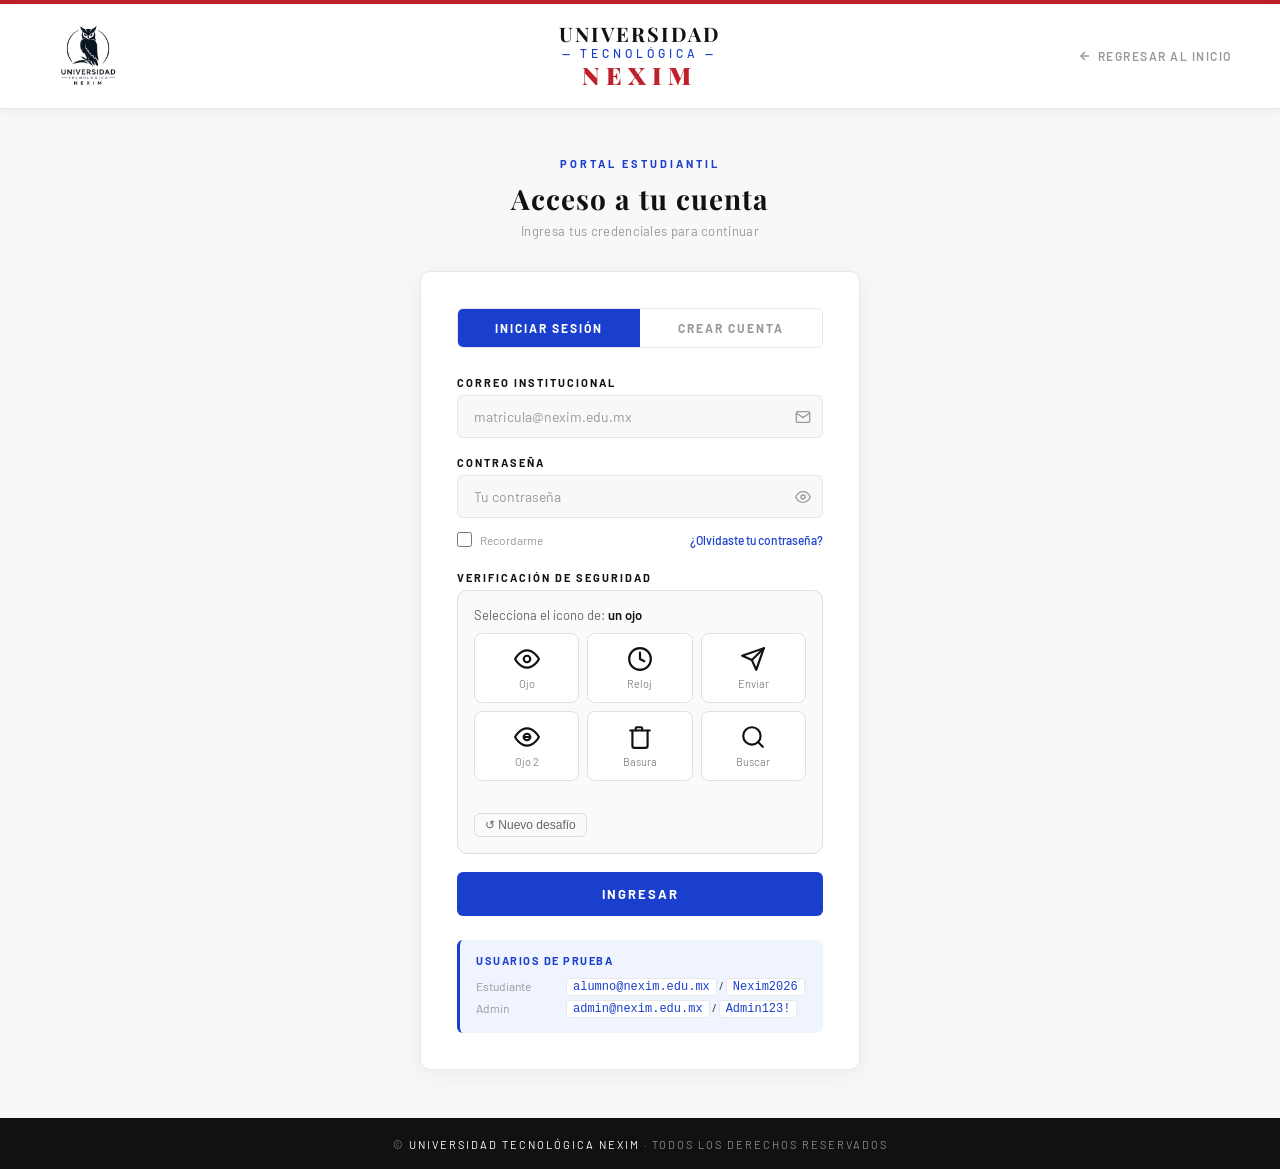
<file: login.html>
<!DOCTYPE html>
<html lang="es">
<head>
<meta charset="UTF-8">
<meta name="viewport" content="width=device-width, initial-scale=1.0">
<title>Iniciar Sesión — Universidad Tecnológica Nexim</title>
<link href="https://fonts.googleapis.com/css2?family=Playfair+Display:wght@700;900&family=Barlow:wght@300;400;500;600;700&display=swap" rel="stylesheet">
<link rel="stylesheet" href="login.css">
</head>
<body>

<div class="top-bar"></div>

<header>
  <a class="logo-area" href="index.html">
    <img class="logo-img" src="img/logo v2.png" alt="Logo Universidad Tecnológica Nexim">
  </a>
  <div class="logo-text">
    <span class="universidad">Universidad</span>
    <span class="tecnologica">— Tecnológica —</span>
    <span class="nexim">Nexim</span>
  </div>
  <div class="header-back">
    <a href="index.html">
      <svg width="14" height="14" fill="none" stroke="currentColor" stroke-width="2.5" viewBox="0 0 24 24">
        <line x1="19" y1="12" x2="5" y2="12"/>
        <polyline points="12 19 5 12 12 5"/>
      </svg>
      Regresar al inicio
    </a>
  </div>
</header>

<main>
  <div class="login-wrapper">

    <p class="login-eyebrow">Portal Estudiantil</p>
    <h1 class="login-title">Acceso a tu cuenta</h1>
    <p class="login-sub">Ingresa tus credenciales para continuar</p>

    <div class="login-card">

      <!-- Tabs -->
      <div class="login-tabs">
        <button class="tab-btn active" id="tab-login" onclick="switchTab('login')">Iniciar Sesión</button>
        <button class="tab-btn" id="tab-registro" onclick="switchTab('registro')">Crear Cuenta</button>
      </div>

      <!-- ── SECCIÓN LOGIN ── -->
      <div class="form-section active" id="sec-login">

        <div class="login-alert" id="login-alert">
          <svg width="16" height="16" fill="none" stroke="currentColor" stroke-width="2" viewBox="0 0 24 24">
            <circle cx="12" cy="12" r="10"/><line x1="12" y1="8" x2="12" y2="12"/><line x1="12" y1="16" x2="12.01" y2="16"/>
          </svg>
          <span id="login-alert-msg"></span>
        </div>

        <div class="form-group">
          <label for="login-email">Correo institucional</label>
          <div class="input-wrap">
            <input type="email" id="login-email" placeholder="matricula@nexim.edu.mx" autocomplete="email">
            <svg class="input-icon" width="16" height="16" fill="none" stroke="currentColor" stroke-width="2" viewBox="0 0 24 24">
              <path d="M4 4h16c1.1 0 2 .9 2 2v12c0 1.1-.9 2-2 2H4c-1.1 0-2-.9-2-2V6c0-1.1.9-2 2-2z"/>
              <polyline points="22,6 12,13 2,6"/>
            </svg>
          </div>
          <span class="field-msg" id="login-email-msg"></span>
        </div>

        <div class="form-group">
          <label for="login-pass">Contraseña</label>
          <div class="input-wrap">
            <input type="password" id="login-pass" placeholder="Tu contraseña" autocomplete="current-password">
            <button class="toggle-pass" type="button" onclick="togglePass('login-pass', this)" tabindex="-1">
              <svg width="16" height="16" fill="none" stroke="currentColor" stroke-width="2" viewBox="0 0 24 24">
                <path d="M1 12s4-8 11-8 11 8 11 8-4 8-11 8-11-8-11-8z"/><circle cx="12" cy="12" r="3"/>
              </svg>
            </button>
          </div>
          <span class="field-msg" id="login-pass-msg"></span>
        </div>

        <div class="form-extras">
          <label class="remember-wrap">
            <input type="checkbox" id="remember">
            <span>Recordarme</span>
          </label>
          <a href="#" class="forgot-link">¿Olvidaste tu contraseña?</a>
        </div>

        <!-- CAPTCHA LOGIN -->
        <div class="form-group" id="captcha-login-wrap">
          <label>Verificación de seguridad</label>
          <div class="captcha-box" id="captcha-login">
            <p class="cap-label">Selecciona el ícono de: <strong id="cap-target-login">—</strong></p>
            <div class="cap-grid" id="cap-grid-login"></div>
            <div class="cap-status" id="cap-status-login"></div>
            <button type="button" class="cap-refresh" onclick="buildCaptcha('login')">↺ Nuevo desafío</button>
          </div>
          <span class="field-msg" id="captcha-login-msg"></span>
        </div>

        <button class="btn-login" id="btn-ingresar" onclick="doLogin()">Ingresar</button>

        <div class="demo-hint">
          <p>Usuarios de prueba</p>
          <table>
            <tr><td>Estudiante</td><td><code>alumno@nexim.edu.mx</code> / <code>Nexim2026</code></td></tr>
            <tr><td>Admin</td><td><code>admin@nexim.edu.mx</code> / <code>Admin123!</code></td></tr>
          </table>
        </div>

      </div>

      <!-- ── SECCIÓN REGISTRO ── -->
      <div class="form-section" id="sec-registro">

        <div class="login-alert" id="reg-alert">
          <svg width="16" height="16" fill="none" stroke="currentColor" stroke-width="2" viewBox="0 0 24 24">
            <circle cx="12" cy="12" r="10"/><line x1="12" y1="8" x2="12" y2="12"/><line x1="12" y1="16" x2="12.01" y2="16"/>
          </svg>
          <span id="reg-alert-msg"></span>
        </div>

        <div class="form-group">
          <label for="reg-nombre">Nombre completo</label>
          <div class="input-wrap">
            <input type="text" id="reg-nombre" placeholder="Tu nombre completo">
            <svg class="input-icon" width="16" height="16" fill="none" stroke="currentColor" stroke-width="2" viewBox="0 0 24 24">
              <path d="M20 21v-2a4 4 0 0 0-4-4H8a4 4 0 0 0-4 4v2"/><circle cx="12" cy="7" r="4"/>
            </svg>
          </div>
          <span class="field-msg" id="reg-nombre-msg"></span>
        </div>

        <div class="form-group">
          <label for="reg-email">Correo electrónico</label>
          <div class="input-wrap">
            <input type="email" id="reg-email" placeholder="correo@ejemplo.com">
            <svg class="input-icon" width="16" height="16" fill="none" stroke="currentColor" stroke-width="2" viewBox="0 0 24 24">
              <path d="M4 4h16c1.1 0 2 .9 2 2v12c0 1.1-.9 2-2 2H4c-1.1 0-2-.9-2-2V6c0-1.1.9-2 2-2z"/>
              <polyline points="22,6 12,13 2,6"/>
            </svg>
          </div>
          <span class="field-msg" id="reg-email-msg"></span>
        </div>

        <div class="form-group">
          <label for="reg-pass">Contraseña</label>
          <div class="input-wrap">
            <input type="password" id="reg-pass" placeholder="Mín. 8 caracteres" oninput="checkStrength(this.value)">
            <button class="toggle-pass" type="button" onclick="togglePass('reg-pass', this)" tabindex="-1">
              <svg width="16" height="16" fill="none" stroke="currentColor" stroke-width="2" viewBox="0 0 24 24">
                <path d="M1 12s4-8 11-8 11 8 11 8-4 8-11 8-11-8-11-8z"/><circle cx="12" cy="12" r="3"/>
              </svg>
            </button>
          </div>
          <div class="pass-strength" id="pass-strength">
            <div class="strength-bar">
              <div class="strength-seg" id="seg1"></div>
              <div class="strength-seg" id="seg2"></div>
              <div class="strength-seg" id="seg3"></div>
              <div class="strength-seg" id="seg4"></div>
            </div>
            <span class="strength-label" id="strength-label">—</span>
          </div>
          <span class="field-msg" id="reg-pass-msg"></span>
        </div>

        <div class="form-group">
          <label for="reg-pass2">Confirmar contraseña</label>
          <div class="input-wrap">
            <input type="password" id="reg-pass2" placeholder="Repite tu contraseña">
            <svg class="input-icon" width="16" height="16" fill="none" stroke="currentColor" stroke-width="2" viewBox="0 0 24 24">
              <rect x="3" y="11" width="18" height="11" rx="2" ry="2"/>
              <path d="M7 11V7a5 5 0 0 1 10 0v4"/>
            </svg>
          </div>
          <span class="field-msg" id="reg-pass2-msg"></span>
        </div>

        <!-- CAPTCHA REGISTRO -->
        <div class="form-group" id="captcha-reg-wrap">
          <label>Verificación de seguridad</label>
          <div class="captcha-box" id="captcha-reg">
            <p class="cap-label">Selecciona el ícono de: <strong id="cap-target-reg">—</strong></p>
            <div class="cap-grid" id="cap-grid-reg"></div>
            <div class="cap-status" id="cap-status-reg"></div>
            <button type="button" class="cap-refresh" onclick="buildCaptcha('reg')">↺ Nuevo desafío</button>
          </div>
          <span class="field-msg" id="captcha-reg-msg"></span>
        </div>

        <button class="btn-login" id="btn-registrar" onclick="doRegistro()">Crear Cuenta</button>

      </div>
    </div>
  </div>
</main>

<footer>
  © <span>Universidad Tecnológica Nexim</span> · Todos los derechos reservados
</footer>

<script>
// ── USUARIOS BASE ──
const USERS_KEY = 'nexim_users';

function getUsers() {
  const raw = localStorage.getItem(USERS_KEY);
  if (raw) return JSON.parse(raw);
  const defaults = [
    { email: 'alumno@nexim.edu.mx', password: 'Nexim2026', nombre: 'Estudiante Nexim', rol: 'alumno' },
    { email: 'admin@nexim.edu.mx',  password: 'Admin123!',  nombre: 'Administrador',    rol: 'admin'  }
  ];
  localStorage.setItem(USERS_KEY, JSON.stringify(defaults));
  return defaults;
}

function saveUsers(users) {
  localStorage.setItem(USERS_KEY, JSON.stringify(users));
}

// ── CAPTCHA ──
const CAPTCHA_CATEGORIES = [
  { label: 'un candado', icons: [
    { svg: `<path d="M5 11V7a7 7 0 0 1 14 0v4"/><rect x="3" y="11" width="18" height="11" rx="2"/>`, name: 'Candado' },
    { svg: `<rect x="3" y="11" width="18" height="11" rx="2"/><path d="M7 11V7a5 5 0 0 1 9.9-1"/>`, name: 'Abierto' },
    { svg: `<path d="M12 22s8-4 8-10V5l-8-3-8 3v7c0 6 8 10 8 10z"/>`, name: 'Escudo' }
  ]},
  { label: 'un avión', icons: [
    { svg: `<path d="M5 12H3l-1-4 18 4-18 4 1-4h2"/><path d="M12 12V7l3 2"/>`, name: 'Avión' },
    { svg: `<path d="M22 2L11 13"/><path d="M22 2L15 22l-4-9-9-4 20-7z"/>`, name: 'Avión 2' },
    { svg: `<path d="M17.8 19.2L16 11l3.5-3.5C21 6 21 4 19 4s-2 1-3.5 2.5L8 10 .8 8.2c-.5-.2-.5-1 .1-1.2l18.4-6.5c.5-.2 1 .3.8.8l-6.5 18.4c-.2.6-1 .6-1.2.1z"/>`, name: 'Avión 3' }
  ]},
  { label: 'una casa', icons: [
    { svg: `<path d="M3 9l9-7 9 7v11a2 2 0 0 1-2 2H5a2 2 0 0 1-2-2z"/><polyline points="9 22 9 12 15 12 15 22"/>`, name: 'Casa' },
    { svg: `<path d="M2 20h20"/><path d="M5 20V8l7-5 7 5v12"/>`, name: 'Casa 2' },
    { svg: `<path d="M3 9l9-7 9 7v11a2 2 0 0 1-2 2H5a2 2 0 0 1-2-2z"/><path d="M9 22V12h6v10"/>`, name: 'Casa 3' }
  ]},
  { label: 'un corazón', icons: [
    { svg: `<path d="M20.84 4.61a5.5 5.5 0 0 0-7.78 0L12 5.67l-1.06-1.06a5.5 5.5 0 0 0-7.78 7.78l1.06 1.06L12 21.23l7.78-7.78 1.06-1.06a5.5 5.5 0 0 0 0-7.78z"/>`, name: 'Corazón' },
    { svg: `<path d="M20.84 4.61a5.5 5.5 0 0 0-7.78 0L12 5.67l-1.06-1.06a5.5 5.5 0 0 0-7.78 7.78l1.06 1.06L12 21.23l7.78-7.78 1.06-1.06a5.5 5.5 0 0 0 0-7.78z"/><line x1="12" y1="9" x2="12" y2="13"/><line x1="10" y1="11" x2="14" y2="11"/>`, name: 'Corazón +' },
    { svg: `<path d="M20.84 4.61a5.5 5.5 0 0 0-7.78 0L12 5.67l-1.06-1.06a5.5 5.5 0 0 0-7.78 7.78L12 21.23l9.78-9.78a5.5 5.5 0 0 0 .06-6.84z"/>`, name: 'Corazón 3' }
  ]},
  { label: 'una estrella', icons: [
    { svg: `<polygon points="12 2 15.09 8.26 22 9.27 17 14.14 18.18 21.02 12 17.77 5.82 21.02 7 14.14 2 9.27 8.91 8.26 12 2"/>`, name: 'Estrella' },
    { svg: `<polygon points="12 2 15.09 8.26 22 9.27 17 14.14 18.18 21.02 12 17.77 5.82 21.02 7 14.14 2 9.27 8.91 8.26 12 2"/><line x1="12" y1="2" x2="12" y2="6"/>`, name: 'Estrella 2' },
    { svg: `<path d="M12 2l3.09 6.26L22 9.27l-5 4.87 1.18 6.88L12 17.77l-6.18 3.25L7 14.14 2 9.27l6.91-1.01L12 2z"/>`, name: 'Estrella 3' }
  ]},
  { label: 'un teléfono', icons: [
    { svg: `<path d="M22 16.92v3a2 2 0 0 1-2.18 2 19.79 19.79 0 0 1-8.63-3.07A19.5 19.5 0 0 1 4.15 12 19.79 19.79 0 0 1 1.08 3.4 2 2 0 0 1 3.06 1h3a2 2 0 0 1 2 1.72c.127.96.361 1.903.7 2.81a2 2 0 0 1-.45 2.11L7.09 8.91a16 16 0 0 0 6 6l1.27-1.27a2 2 0 0 1 2.11-.45c.907.339 1.85.573 2.81.7A2 2 0 0 1 21 16z"/>`, name: 'Teléfono' },
    { svg: `<path d="M22 16.92v3a2 2 0 0 1-2.18 2 19.79 19.79 0 0 1-8.63-3.07A19.5 19.5 0 0 1 4.15 12 19.79 19.79 0 0 1 1.08 3.4 2 2 0 0 1 3.06 1h3a2 2 0 0 1 2 1.72 12.84 12.84 0 0 0 .7 2.81 2 2 0 0 1-.45 2.11L7.09 8.91"/><line x1="1" y1="1" x2="23" y2="23"/>`, name: 'Sin señal' },
    { svg: `<rect x="5" y="2" width="14" height="20" rx="2" ry="2"/><line x1="12" y1="18" x2="12.01" y2="18"/>`, name: 'Celular' }
  ]},
  { label: 'un ojo', icons: [
    { svg: `<path d="M1 12s4-8 11-8 11 8 11 8-4 8-11 8-11-8-11-8z"/><circle cx="12" cy="12" r="3"/>`, name: 'Ojo' },
    { svg: `<path d="M1 12s4-8 11-8 11 8 11 8-4 8-11 8-11-8-11-8z"/><circle cx="12" cy="12" r="3"/><line x1="9" y1="12" x2="15" y2="12"/>`, name: 'Ojo 2' },
    { svg: `<path d="M2 12s3.636-7 10-7 10 7 10 7-3.636 7-10 7-10-7-10-7z"/><circle cx="12" cy="12" r="2.5"/>`, name: 'Ojo 3' }
  ]},
  { label: 'un libro', icons: [
    { svg: `<path d="M2 3h6a4 4 0 0 1 4 4v14a3 3 0 0 0-3-3H2z"/><path d="M22 3h-6a4 4 0 0 0-4 4v14a3 3 0 0 1 3-3h7z"/>`, name: 'Libro' },
    { svg: `<path d="M4 19.5A2.5 2.5 0 0 1 6.5 17H20"/><path d="M6.5 2H20v20H6.5A2.5 2.5 0 0 1 4 19.5v-15A2.5 2.5 0 0 1 6.5 2z"/>`, name: 'Libro 2' },
    { svg: `<path d="M2 3h6a4 4 0 0 1 4 4v14a3 3 0 0 0-3-3H2z"/><path d="M22 3h-6a4 4 0 0 0-4 4v14a3 3 0 0 1 3-3h7z"/><line x1="12" y1="7" x2="12" y2="17"/>`, name: 'Libro 3' }
  ]}
];

const DISTRACTORS = [
  { svg: `<circle cx="12" cy="12" r="10"/><polyline points="12 6 12 12 16 14"/>`, name: 'Reloj' },
  { svg: `<path d="M21 16V8a2 2 0 0 0-1-1.73l-7-4a2 2 0 0 0-2 0l-7 4A2 2 0 0 0 3 8v8a2 2 0 0 0 1 1.73l7 4a2 2 0 0 0 2 0l7-4A2 2 0 0 0 21 16z"/>`, name: 'Caja' },
  { svg: `<path d="M17 21v-2a4 4 0 0 0-4-4H5a4 4 0 0 0-4 4v2"/><circle cx="9" cy="7" r="4"/><path d="M23 21v-2a4 4 0 0 0-3-3.87"/><path d="M16 3.13a4 4 0 0 1 0 7.75"/>`, name: 'Grupo' },
  { svg: `<polyline points="22 12 18 12 15 21 9 3 6 12 2 12"/>`, name: 'Pulso' },
  { svg: `<circle cx="11" cy="11" r="8"/><line x1="21" y1="21" x2="16.65" y2="16.65"/>`, name: 'Buscar' },
  { svg: `<polyline points="3 6 5 6 21 6"/><path d="M19 6v14a2 2 0 0 1-2 2H7a2 2 0 0 1-2-2V6m3 0V4a1 1 0 0 1 1-1h4a1 1 0 0 1 1 1v2"/>`, name: 'Basura' },
  { svg: `<rect x="3" y="3" width="18" height="18" rx="2" ry="2"/><circle cx="8.5" cy="8.5" r="1.5"/><polyline points="21 15 16 10 5 21"/>`, name: 'Imagen' },
  { svg: `<line x1="22" y1="2" x2="11" y2="13"/><polygon points="22 2 15 22 11 13 2 9 22 2"/>`, name: 'Enviar' },
  { svg: `<path d="M18 8h1a4 4 0 0 1 0 8h-1"/><path d="M2 8h16v9a4 4 0 0 1-4 4H6a4 4 0 0 1-4-4V8z"/><line x1="6" y1="1" x2="6" y2="4"/><line x1="10" y1="1" x2="10" y2="4"/><line x1="14" y1="1" x2="14" y2="4"/>`, name: 'Café' },
  { svg: `<circle cx="12" cy="12" r="10"/><line x1="2" y1="12" x2="22" y2="12"/><path d="M12 2a15.3 15.3 0 0 1 4 10 15.3 15.3 0 0 1-4 10 15.3 15.3 0 0 1-4-10 15.3 15.3 0 0 1 4-10z"/>`, name: 'Web' }
];

const MAX_INTENTOS  = 3;
const BLOQUEO_SEG   = 30;

const captchaState = {
  login: { selected: null, verified: false, intentos: 0, bloqueadoHasta: 0, timerInterval: null },
  reg:   { selected: null, verified: false, intentos: 0, bloqueadoHasta: 0, timerInterval: null }
};

function shuffle(arr) { return arr.slice().sort(() => Math.random() - .5); }

function setCaptchaBlocked(scope, blocked) {
  const box        = document.getElementById('captcha-' + scope);
  const refreshBtn = box.querySelector('.cap-refresh');
  const grid       = document.getElementById('cap-grid-' + scope);
  box.style.opacity       = blocked ? '0.5' : '1';
  box.style.pointerEvents = blocked ? 'none' : '';
  if (refreshBtn) refreshBtn.disabled = blocked;
  grid.querySelectorAll('.cap-item').forEach(function(el) {
    el.style.pointerEvents = blocked ? 'none' : '';
  });
  const btnId = scope === 'login' ? 'btn-ingresar' : 'btn-registrar';
  document.getElementById(btnId).disabled = blocked;
}

function startCountdown(scope) {
  const st       = captchaState[scope];
  const statusEl = document.getElementById('cap-status-' + scope);
  if (st.timerInterval) clearInterval(st.timerInterval);
  st.timerInterval = setInterval(function() {
    const remaining = Math.ceil((st.bloqueadoHasta - Date.now()) / 1000);
    if (remaining <= 0) {
      clearInterval(st.timerInterval);
      st.timerInterval  = null;
      st.intentos       = 0;
      st.bloqueadoHasta = 0;
      setCaptchaBlocked(scope, false);
      buildCaptcha(scope);
      statusEl.textContent = 'Puedes intentarlo de nuevo.';
      statusEl.className   = 'cap-status ok';
    } else {
      statusEl.textContent = '⏳ Demasiados intentos. Espera ' + remaining + ' seg...';
      statusEl.className   = 'cap-status err';
    }
  }, 500);
}

function buildCaptcha(scope) {
  const st = captchaState[scope];
  st.selected = null;
  st.verified = false;
  const statusEl = document.getElementById('cap-status-' + scope);
  statusEl.textContent = '';
  statusEl.className   = 'cap-status';
  const msgEl = document.getElementById('captcha-' + scope + '-msg');
  if (msgEl) { msgEl.textContent = ''; msgEl.classList.remove('visible'); }
  const cat = CAPTCHA_CATEGORIES[Math.floor(Math.random() * CAPTCHA_CATEGORIES.length)];
  document.getElementById('cap-target-' + scope).textContent = cat.label;
  const correctPool = shuffle(cat.icons).slice(0, 2).map(function(i) { return Object.assign({}, i, { correct: true }); });
  const wrongPool   = shuffle(DISTRACTORS).slice(0, 4).map(function(i) { return Object.assign({}, i, { correct: false }); });
  const items       = shuffle(correctPool.concat(wrongPool));
  const grid = document.getElementById('cap-grid-' + scope);
  grid.innerHTML = '';
  items.forEach(function(item) {
    const el = document.createElement('div');
    el.className = 'cap-item';
    el.dataset.correct = item.correct ? 'true' : 'false';
    el.innerHTML =
      '<svg width="26" height="26" fill="none" stroke="currentColor" stroke-width="2" stroke-linecap="round" stroke-linejoin="round" viewBox="0 0 24 24">' +
        item.svg +
      '</svg>' +
      '<span>' + item.name + '</span>';
    el.addEventListener('click', function() {
      if (st.verified || Date.now() < st.bloqueadoHasta) return;
      grid.querySelectorAll('.cap-item').forEach(function(x) { x.classList.remove('selected'); });
      el.classList.add('selected');
      st.selected = el;
    });
    grid.appendChild(el);
  });
  if (st.intentos > 0 && Date.now() >= st.bloqueadoHasta) {
    const restantes = MAX_INTENTOS - st.intentos;
    statusEl.textContent = 'Intento fallido. Te quedan ' + restantes + ' intento' + (restantes === 1 ? '' : 's') + '.';
    statusEl.className   = 'cap-status err';
  }
}

function validateCaptcha(scope) {
  const st       = captchaState[scope];
  const statusEl = document.getElementById('cap-status-' + scope);
  const msgEl    = document.getElementById('captcha-' + scope + '-msg');
  if (Date.now() < st.bloqueadoHasta) {
    const remaining = Math.ceil((st.bloqueadoHasta - Date.now()) / 1000);
    statusEl.textContent = '⏳ Bloqueado. Espera ' + remaining + ' seg...';
    statusEl.className   = 'cap-status err';
    return false;
  }
  if (!st.selected) {
    statusEl.textContent = 'Selecciona un ícono primero.';
    statusEl.className   = 'cap-status err';
    if (msgEl) { msgEl.textContent = 'Completa la verificación.'; msgEl.classList.add('visible'); }
    return false;
  }
  const isCorrect = st.selected.dataset.correct === 'true';
  if (isCorrect) {
    st.selected.classList.remove('selected');
    st.selected.classList.add('correct');
    statusEl.textContent = '✓ Verificación correcta.';
    statusEl.className   = 'cap-status ok';
    st.verified  = true;
    st.intentos  = 0;
    if (msgEl) { msgEl.textContent = ''; msgEl.classList.remove('visible'); }
    return true;
  } else {
    st.intentos++;
    st.selected.classList.remove('selected');
    st.selected.classList.add('wrong');
    if (st.intentos >= MAX_INTENTOS) {
      st.bloqueadoHasta = Date.now() + BLOQUEO_SEG * 1000;
      setCaptchaBlocked(scope, true);
      statusEl.textContent = '⏳ Demasiados intentos. Espera ' + BLOQUEO_SEG + ' seg...';
      statusEl.className   = 'cap-status err';
      if (msgEl) { msgEl.textContent = 'CAPTCHA bloqueado temporalmente.'; msgEl.classList.add('visible'); }
      startCountdown(scope);
    } else {
      const restantes = MAX_INTENTOS - st.intentos;
      statusEl.textContent = 'Ícono incorrecto. Te quedan ' + restantes + ' intento' + (restantes === 1 ? '' : 's') + '.';
      statusEl.className   = 'cap-status err';
      if (msgEl) { msgEl.textContent = 'Verificación fallida.'; msgEl.classList.add('visible'); }
      setTimeout(function() { buildCaptcha(scope); }, 1200);
    }
    return false;
  }
}

function switchTab(tab) {
  document.getElementById('sec-login').classList.toggle('active', tab === 'login');
  document.getElementById('sec-registro').classList.toggle('active', tab === 'registro');
  document.getElementById('tab-login').classList.toggle('active', tab === 'login');
  document.getElementById('tab-registro').classList.toggle('active', tab === 'registro');
  hideAlert('login-alert');
  hideAlert('reg-alert');
}

function togglePass(inputId, btn) {
  const input = document.getElementById(inputId);
  const isText = input.type === 'text';
  input.type = isText ? 'password' : 'text';
  btn.innerHTML = isText
    ? `<svg width="16" height="16" fill="none" stroke="currentColor" stroke-width="2" viewBox="0 0 24 24"><path d="M1 12s4-8 11-8 11 8 11 8-4 8-11 8-11-8-11-8z"/><circle cx="12" cy="12" r="3"/></svg>`
    : `<svg width="16" height="16" fill="none" stroke="currentColor" stroke-width="2" viewBox="0 0 24 24"><path d="M17.94 17.94A10.07 10.07 0 0 1 12 20c-7 0-11-8-11-8a18.45 18.45 0 0 1 5.06-5.94M9.9 4.24A9.12 9.12 0 0 1 12 4c7 0 11 8 11 8a18.5 18.5 0 0 1-2.16 3.19m-6.72-1.07a3 3 0 1 1-4.24-4.24"/><line x1="1" y1="1" x2="23" y2="23"/></svg>`;
}

function checkStrength(val) {
  const bar   = document.getElementById('pass-strength');
  const label = document.getElementById('strength-label');
  const segs  = ['seg1','seg2','seg3','seg4'].map(function(id) { return document.getElementById(id); });
  if (!val) { bar.classList.remove('visible'); return; }
  bar.classList.add('visible');
  let score = 0;
  if (val.length >= 8)           score++;
  if (/[A-Z]/.test(val))         score++;
  if (/[0-9]/.test(val))         score++;
  if (/[^A-Za-z0-9]/.test(val)) score++;
  const colors = ['#ef4444','#f97316','#eab308','#22c55e'];
  const labels = ['Muy débil','Débil','Buena','Segura'];
  segs.forEach(function(s, i) {
    s.style.background = i < score ? colors[score - 1] : 'var(--gray-light)';
  });
  label.textContent = labels[score - 1] || '—';
  label.style.color = score > 0 ? colors[score - 1] : 'var(--gray)';
}

function setField(inputId, msgId, state, msg) {
  const input = document.getElementById(inputId);
  const msgEl = document.getElementById(msgId);
  input.classList.remove('error','ok');
  if (state) input.classList.add(state);
  msgEl.textContent = msg || '';
  msgEl.classList.toggle('visible', !!msg);
  msgEl.classList.toggle('success', state === 'ok');
}

function showAlert(alertId, msgId, msg, type) {
  const alert = document.getElementById(alertId);
  document.getElementById(msgId).textContent = msg;
  alert.className = 'login-alert visible ' + type;
}

function hideAlert(alertId) {
  document.getElementById(alertId).classList.remove('visible');
}

function validateLoginEmail(val) {
  if (!val) return 'El correo es obligatorio.';
  if (!/^[^\s@]+@[^\s@]+\.[^\s@]+$/.test(val)) return 'Ingresa un correo válido.';
  return null;
}
function validateLoginPass(val) {
  if (!val) return 'La contraseña es obligatoria.';
  if (val.length < 6) return 'La contraseña debe tener al menos 6 caracteres.';
  return null;
}

function doLogin() {
  hideAlert('login-alert');
  const email = document.getElementById('login-email').value.trim();
  const pass  = document.getElementById('login-pass').value;
  const emailErr = validateLoginEmail(email);
  const passErr  = validateLoginPass(pass);
  setField('login-email','login-email-msg', emailErr ? 'error' : 'ok', emailErr);
  setField('login-pass', 'login-pass-msg',  passErr  ? 'error' : 'ok', passErr);
  if (emailErr || passErr) return;
  if (!validateCaptcha('login')) return;
  const users = getUsers();
  const user  = users.find(function(u) { return u.email === email && u.password === pass; });
  if (!user) {
    showAlert('login-alert','login-alert-msg','Correo o contraseña incorrectos. Verifica tus datos.','error');
    setField('login-email','login-email-msg','error','');
    setField('login-pass', 'login-pass-msg', 'error','');
    buildCaptcha('login');
    return;
  }
  const session = { email: user.email, nombre: user.nombre, rol: user.rol, ts: Date.now() };
  const remember = document.getElementById('remember').checked;
  (remember ? localStorage : sessionStorage).setItem('nexim_session', JSON.stringify(session));
  showAlert('login-alert','login-alert-msg','¡Bienvenido, ' + user.nombre + '! Redirigiendo...','success');
  document.getElementById('btn-ingresar').disabled = true;
  // ── REDIRIGE AL PORTAL ESTUDIANTIL ──
  setTimeout(function() { window.location.href = 'portal.html'; }, 1800);
}

function validateNombre(val) {
  if (!val) return 'El nombre es obligatorio.';
  if (val.length < 3) return 'El nombre debe tener al menos 3 caracteres.';
  if (!/^[a-zA-ZáéíóúÁÉÍÓÚñÑ\s]+$/.test(val)) return 'El nombre solo puede contener letras.';
  return null;
}
function validateRegEmail(val) {
  if (!val) return 'El correo es obligatorio.';
  if (!/^[^\s@]+@[^\s@]+\.[^\s@]+$/.test(val)) return 'Ingresa un correo válido.';
  if (getUsers().find(function(u) { return u.email === val; })) return 'Este correo ya está registrado.';
  return null;
}
function validateRegPass(val) {
  if (!val) return 'La contraseña es obligatoria.';
  if (val.length < 8) return 'Mínimo 8 caracteres.';
  if (!/[A-Z]/.test(val)) return 'Debe incluir al menos una mayúscula.';
  if (!/[0-9]/.test(val)) return 'Debe incluir al menos un número.';
  return null;
}
function validatePass2(val, pass) {
  if (!val) return 'Confirma tu contraseña.';
  if (val !== pass) return 'Las contraseñas no coinciden.';
  return null;
}

function doRegistro() {
  hideAlert('reg-alert');
  const nombre = document.getElementById('reg-nombre').value.trim();
  const email  = document.getElementById('reg-email').value.trim();
  const pass   = document.getElementById('reg-pass').value;
  const pass2  = document.getElementById('reg-pass2').value;
  const nombreErr = validateNombre(nombre);
  const emailErr  = validateRegEmail(email);
  const passErr   = validateRegPass(pass);
  const pass2Err  = validatePass2(pass2, pass);
  setField('reg-nombre','reg-nombre-msg', nombreErr ? 'error' : 'ok', nombreErr);
  setField('reg-email', 'reg-email-msg',  emailErr  ? 'error' : 'ok', emailErr);
  setField('reg-pass',  'reg-pass-msg',   passErr   ? 'error' : 'ok', passErr);
  setField('reg-pass2', 'reg-pass2-msg',  pass2Err  ? 'error' : 'ok', pass2Err);
  if (nombreErr || emailErr || passErr || pass2Err) return;
  if (!validateCaptcha('reg')) return;
  const users = getUsers();
  users.push({ email: email, password: pass, nombre: nombre, rol: 'alumno' });
  saveUsers(users);
  showAlert('reg-alert','reg-alert-msg','¡Cuenta creada exitosamente! Ahora puedes iniciar sesión.','success');
  document.getElementById('btn-registrar').disabled = true;
  setTimeout(function() {
    switchTab('login');
    document.getElementById('login-email').value = email;
    document.getElementById('btn-registrar').disabled = false;
    buildCaptcha('login');
  }, 2000);
}

document.getElementById('login-email').addEventListener('blur', function() {
  const err = validateLoginEmail(this.value.trim());
  setField('login-email','login-email-msg', err ? 'error' : 'ok', err);
});
document.getElementById('login-pass').addEventListener('blur', function() {
  const err = validateLoginPass(this.value);
  setField('login-pass','login-pass-msg', err ? 'error' : 'ok', err);
});
document.getElementById('reg-nombre').addEventListener('blur', function() {
  const err = validateNombre(this.value.trim());
  setField('reg-nombre','reg-nombre-msg', err ? 'error' : 'ok', err);
});
document.getElementById('reg-email').addEventListener('blur', function() {
  const err = validateRegEmail(this.value.trim());
  setField('reg-email','reg-email-msg', err ? 'error' : 'ok', err);
});
document.getElementById('reg-pass').addEventListener('blur', function() {
  const err = validateRegPass(this.value);
  setField('reg-pass','reg-pass-msg', err ? 'error' : 'ok', err);
});
document.getElementById('reg-pass2').addEventListener('blur', function() {
  const pass = document.getElementById('reg-pass').value;
  const err  = validatePass2(this.value, pass);
  setField('reg-pass2','reg-pass2-msg', err ? 'error' : 'ok', err);
});
document.getElementById('login-pass').addEventListener('keydown', function(e) {
  if (e.key === 'Enter') doLogin();
});

buildCaptcha('login');
buildCaptcha('reg');
</script>

</body>
</html>
</file>
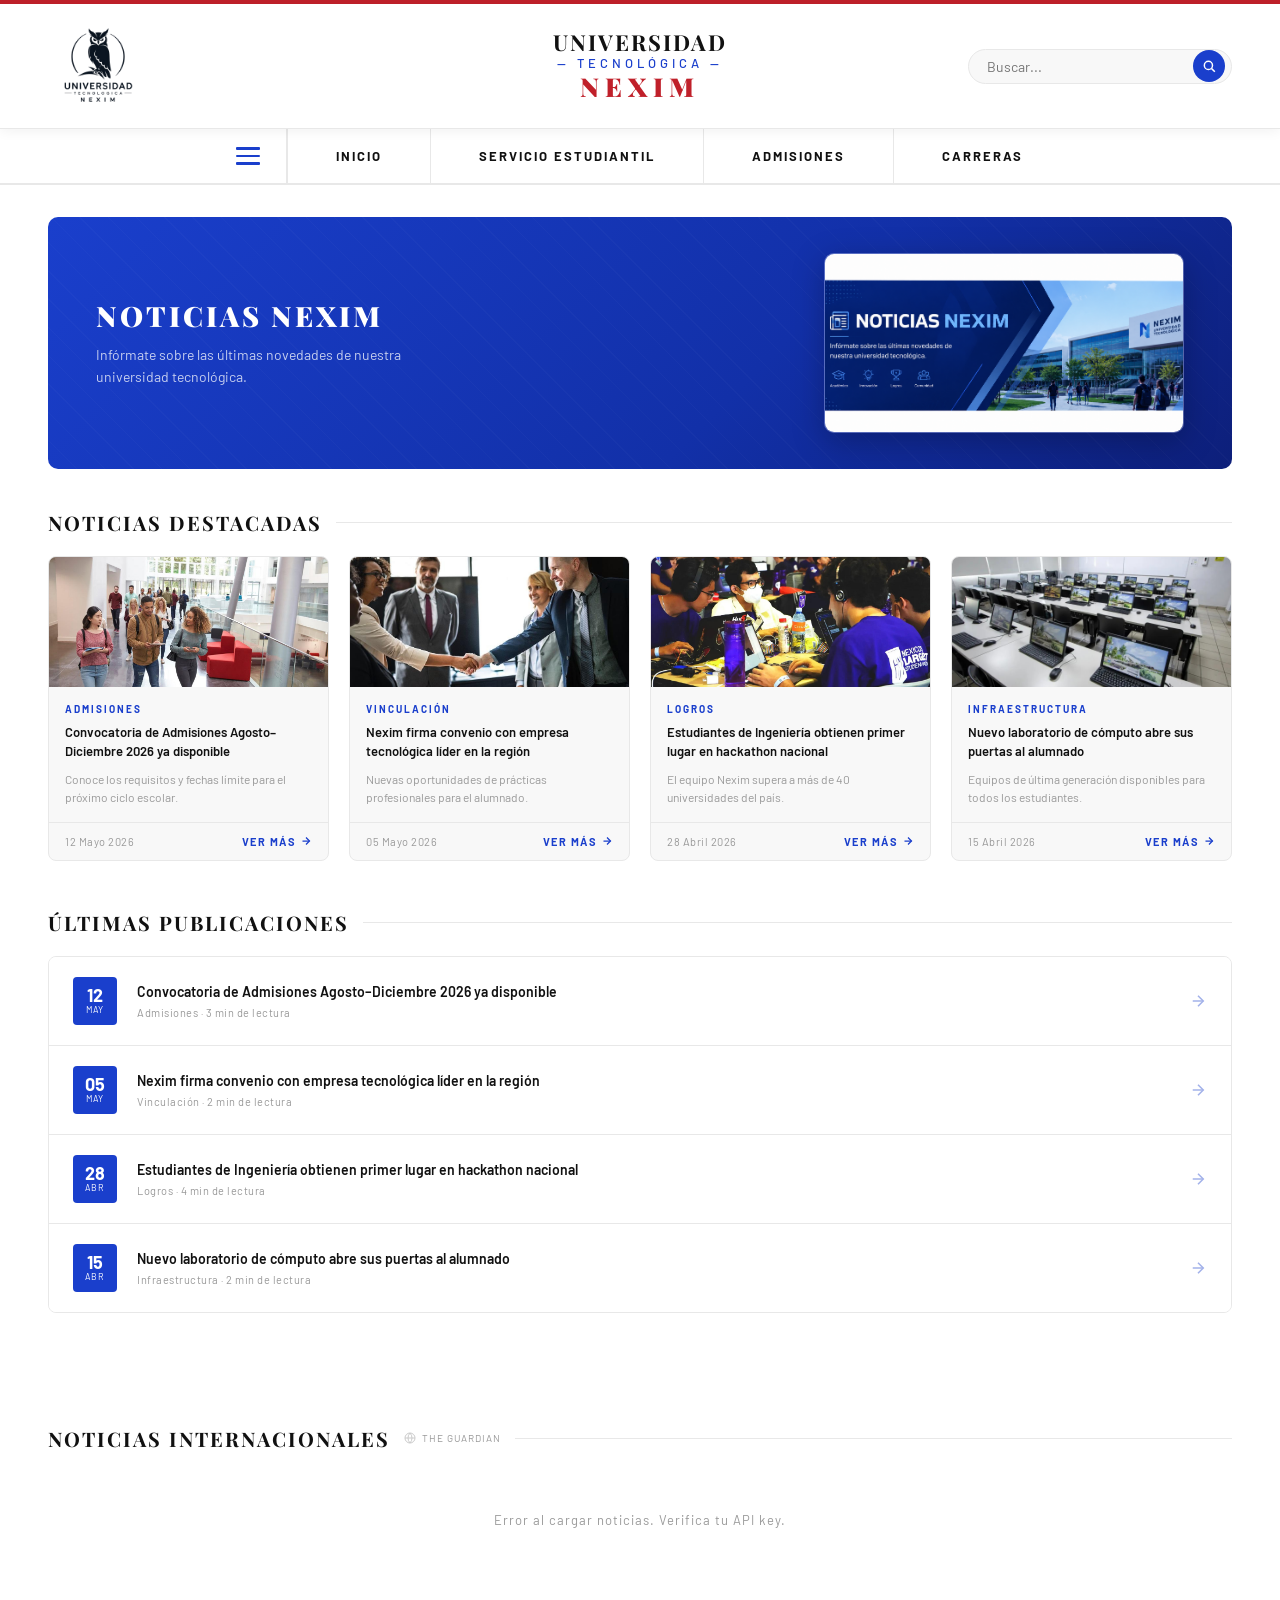
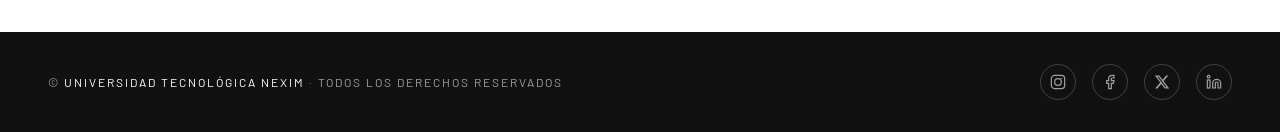
<file: noticias.html>
<!DOCTYPE html>
<html lang="es">
<head>
<meta charset="UTF-8">
<meta name="viewport" content="width=device-width, initial-scale=1.0">
<title>Noticias — Universidad Tecnológica Nexim</title>
<link href="https://fonts.googleapis.com/css2?family=Playfair+Display:wght@700;900&family=Barlow:wght@300;400;500;600;700&display=swap" rel="stylesheet">
<link rel="stylesheet" href="noticias.css">
</head>
<body>

<div class="top-bar"></div>

<header>
  <a class="logo-area" href="index.html">
    <img class="logo-img" src="img/logo v2.png" alt="Logo Universidad Tecnológica Nexim">
  </a>
  <div class="logo-text">
    <span class="universidad">Universidad</span>
    <span class="tecnologica">— Tecnológica —</span>
    <span class="nexim">Nexim</span>
  </div>
  <div class="search-box">
    <input type="text" placeholder="Buscar...">
    <button>
      <svg width="14" height="14" fill="none" stroke="currentColor" stroke-width="2.5" viewBox="0 0 24 24">
        <circle cx="11" cy="11" r="7"/><line x1="16.5" y1="16.5" x2="22" y2="22"/>
      </svg>
    </button>
  </div>
</header>

<nav>
  <ul>
    <li id="hb-wrap">
      <button class="hamburger-btn" id="hb-btn">
        <span></span><span></span><span></span>
      </button>
      <ul class="submenu" id="se-submenu">
        <li>
          <a href="noticias.html" class="active">
            <svg width="15" height="15" fill="none" stroke="currentColor" stroke-width="2" viewBox="0 0 24 24">
              <path d="M4 22h16a2 2 0 0 0 2-2V4a2 2 0 0 0-2-2H8a2 2 0 0 0-2 2v2"/>
              <rect x="2" y="10" width="12" height="10" rx="1"/>
              <path d="M2 14l2 2 4-4"/>
            </svg>
            Noticias
          </a>
        </li>
        <li>
          <a href="eventos.html">
            <svg width="15" height="15" fill="none" stroke="currentColor" stroke-width="2" viewBox="0 0 24 24">
              <rect x="3" y="4" width="18" height="18" rx="2" ry="2"/>
              <line x1="16" y1="2" x2="16" y2="6"/>
              <line x1="8" y1="2" x2="8" y2="6"/>
              <line x1="3" y1="10" x2="21" y2="10"/>
            </svg>
            Eventos
          </a>
        </li>
      </ul>
    </li>
    <li><a href="index.html">Inicio</a></li>
    <li><a href="estudiantil.html">Servicio Estudiantil</a></li>
    <li><a href="admisiones.html">Admisiones</a></li>
    <li><a href="carreras.html">Carreras</a></li>
  </ul>
</nav>

<div class="news-hero">
  <div class="news-hero-text">
    <h1>Noticias Nexim</h1>
    <p>Infórmate sobre las últimas novedades de nuestra universidad tecnológica.</p>
  </div>
  <div class="news-hero-img">
    <img src="img/baner.png" alt="Noticias Nexim">
  </div>
</div>

<!-- NOTICIAS DESTACADAS (propias de Nexim) -->
<div class="section-label">
  <h2>Noticias destacadas</h2>
</div>

<div class="noticias-grid">
  <div class="noticia-card">
    <div class="noticia-card-img"><img src="img/campus.jpg" alt="Convocatoria Admisiones"></div>
    <div class="noticia-card-body">
      <span class="noticia-card-tag">Admisiones</span>
      <div class="noticia-card-title">Convocatoria de Admisiones Agosto–Diciembre 2026 ya disponible</div>
      <div class="noticia-card-excerpt">Conoce los requisitos y fechas límite para el próximo ciclo escolar.</div>
    </div>
    <div class="noticia-card-footer">
      <span class="noticia-card-date">12 Mayo 2026</span>
      <a href="#" class="btn-ver-mas">Ver más <svg fill="none" stroke="currentColor" stroke-width="2.5" viewBox="0 0 24 24"><line x1="5" y1="12" x2="19" y2="12"/><polyline points="12 5 19 12 12 19"/></svg></a>
    </div>
  </div>
  <div class="noticia-card">
    <div class="noticia-card-img"><img src="img/vinculacion.jpg" alt="Convenio tecnológico"></div>
    <div class="noticia-card-body">
      <span class="noticia-card-tag">Vinculación</span>
      <div class="noticia-card-title">Nexim firma convenio con empresa tecnológica líder en la región</div>
      <div class="noticia-card-excerpt">Nuevas oportunidades de prácticas profesionales para el alumnado.</div>
    </div>
    <div class="noticia-card-footer">
      <span class="noticia-card-date">05 Mayo 2026</span>
      <a href="#" class="btn-ver-mas">Ver más <svg fill="none" stroke="currentColor" stroke-width="2.5" viewBox="0 0 24 24"><line x1="5" y1="12" x2="19" y2="12"/><polyline points="12 5 19 12 12 19"/></svg></a>
    </div>
  </div>
  <div class="noticia-card">
    <div class="noticia-card-img"><img src="img/logros.jpg" alt="Hackathon nacional"></div>
    <div class="noticia-card-body">
      <span class="noticia-card-tag">Logros</span>
      <div class="noticia-card-title">Estudiantes de Ingeniería obtienen primer lugar en hackathon nacional</div>
      <div class="noticia-card-excerpt">El equipo Nexim supera a más de 40 universidades del país.</div>
    </div>
    <div class="noticia-card-footer">
      <span class="noticia-card-date">28 Abril 2026</span>
      <a href="#" class="btn-ver-mas">Ver más <svg fill="none" stroke="currentColor" stroke-width="2.5" viewBox="0 0 24 24"><line x1="5" y1="12" x2="19" y2="12"/><polyline points="12 5 19 12 12 19"/></svg></a>
    </div>
  </div>
  <div class="noticia-card">
    <div class="noticia-card-img"><img src="img/salon.jpg" alt="Laboratorio de cómputo"></div>
    <div class="noticia-card-body">
      <span class="noticia-card-tag">Infraestructura</span>
      <div class="noticia-card-title">Nuevo laboratorio de cómputo abre sus puertas al alumnado</div>
      <div class="noticia-card-excerpt">Equipos de última generación disponibles para todos los estudiantes.</div>
    </div>
    <div class="noticia-card-footer">
      <span class="noticia-card-date">15 Abril 2026</span>
      <a href="#" class="btn-ver-mas">Ver más <svg fill="none" stroke="currentColor" stroke-width="2.5" viewBox="0 0 24 24"><line x1="5" y1="12" x2="19" y2="12"/><polyline points="12 5 19 12 12 19"/></svg></a>
    </div>
  </div>
</div>

<!-- ÚLTIMAS PUBLICACIONES -->
<div class="section-label" style="padding-top: 48px;">
  <h2>Últimas publicaciones</h2>
</div>

<div class="publicaciones-list">
  <div class="publicacion-item">
    <div class="pub-date-box"><span class="day">12</span><span class="month">May</span></div>
    <div class="pub-info">
      <div class="pub-title">Convocatoria de Admisiones Agosto–Diciembre 2026 ya disponible</div>
      <div class="pub-meta">Admisiones · 3 min de lectura</div>
    </div>
    <svg class="pub-arrow" width="18" height="18" fill="none" stroke="currentColor" stroke-width="2" viewBox="0 0 24 24"><line x1="5" y1="12" x2="19" y2="12"/><polyline points="12 5 19 12 12 19"/></svg>
  </div>
  <div class="publicacion-item">
    <div class="pub-date-box"><span class="day">05</span><span class="month">May</span></div>
    <div class="pub-info">
      <div class="pub-title">Nexim firma convenio con empresa tecnológica líder en la región</div>
      <div class="pub-meta">Vinculación · 2 min de lectura</div>
    </div>
    <svg class="pub-arrow" width="18" height="18" fill="none" stroke="currentColor" stroke-width="2" viewBox="0 0 24 24"><line x1="5" y1="12" x2="19" y2="12"/><polyline points="12 5 19 12 12 19"/></svg>
  </div>
  <div class="publicacion-item">
    <div class="pub-date-box"><span class="day">28</span><span class="month">Abr</span></div>
    <div class="pub-info">
      <div class="pub-title">Estudiantes de Ingeniería obtienen primer lugar en hackathon nacional</div>
      <div class="pub-meta">Logros · 4 min de lectura</div>
    </div>
    <svg class="pub-arrow" width="18" height="18" fill="none" stroke="currentColor" stroke-width="2" viewBox="0 0 24 24"><line x1="5" y1="12" x2="19" y2="12"/><polyline points="12 5 19 12 12 19"/></svg>
  </div>
  <div class="publicacion-item">
    <div class="pub-date-box"><span class="day">15</span><span class="month">Abr</span></div>
    <div class="pub-info">
      <div class="pub-title">Nuevo laboratorio de cómputo abre sus puertas al alumnado</div>
      <div class="pub-meta">Infraestructura · 2 min de lectura</div>
    </div>
    <svg class="pub-arrow" width="18" height="18" fill="none" stroke="currentColor" stroke-width="2" viewBox="0 0 24 24"><line x1="5" y1="12" x2="19" y2="12"/><polyline points="12 5 19 12 12 19"/></svg>
  </div>
</div>

<!-- ══════════════════════════════════════════════════════════
     NOTICIAS INTERNACIONALES — THE GUARDIAN API
     ══════════════════════════════════════════════════════════ -->
<div class="section-label" style="padding-top: 48px;">
  <h2>Noticias internacionales</h2>
  <span class="guardian-badge">
    <svg width="12" height="12" fill="none" stroke="currentColor" stroke-width="2" viewBox="0 0 24 24">
      <circle cx="12" cy="12" r="10"/>
      <line x1="2" y1="12" x2="22" y2="12"/>
      <path d="M12 2a15.3 15.3 0 0 1 4 10 15.3 15.3 0 0 1-4 10 15.3 15.3 0 0 1-4-10 15.3 15.3 0 0 1 4-10z"/>
    </svg>
    The Guardian
  </span>
</div>

<div class="guardian-section">
  <div class="guardian-grid" id="guardian-grid">
    <div class="guardian-loading">Cargando noticias internacionales...</div>
  </div>
</div>
<!-- ══════════════════════════════════════════════════════════ -->

<footer>
  <div class="copy">© <span>Universidad Tecnológica Nexim</span> · Todos los derechos reservados</div>
  <div class="social-links">
    <a href="#" title="Instagram">
      <svg width="16" height="16" fill="none" stroke="currentColor" stroke-width="1.8" viewBox="0 0 24 24">
        <rect x="2" y="2" width="20" height="20" rx="5" ry="5"/><circle cx="12" cy="12" r="5"/>
        <circle cx="17.5" cy="6.5" r="1" fill="currentColor" stroke="none"/>
      </svg>
    </a>
    <a href="#" title="Facebook">
      <svg width="16" height="16" fill="none" stroke="currentColor" stroke-width="1.8" viewBox="0 0 24 24">
        <path d="M18 2h-3a5 5 0 0 0-5 5v3H7v4h3v8h4v-8h3l1-4h-4V7a1 1 0 0 1 1-1h3z"/>
      </svg>
    </a>
    <a href="#" title="Twitter">
      <svg width="16" height="16" fill="currentColor" viewBox="0 0 24 24">
        <path d="M18.244 2.25h3.308l-7.227 8.26 8.502 11.24H16.17l-5.214-6.817L4.99 21.75H1.68l7.73-8.835L1.254 2.25H8.08l4.713 6.231zm-1.161 17.52h1.833L7.084 4.126H5.117z"/>
      </svg>
    </a>
    <a href="#" title="LinkedIn">
      <svg width="16" height="16" fill="none" stroke="currentColor" stroke-width="1.8" viewBox="0 0 24 24">
        <path d="M16 8a6 6 0 0 1 6 6v7h-4v-7a2 2 0 0 0-2-2 2 2 0 0 0-2 2v7h-4v-7a6 6 0 0 1 6-6z"/>
        <rect x="2" y="9" width="4" height="12"/><circle cx="4" cy="4" r="2"/>
      </svg>
    </a>
  </div>
</footer>

<script>
  /* ── Hamburger ── */
  const hbBtn  = document.getElementById('hb-btn');
  const submenu = document.getElementById('se-submenu');
  hbBtn.addEventListener('click', function(e) {
    e.stopPropagation();
    const isOpen = submenu.classList.toggle('open');
    if (isOpen) {
      const rect = hbBtn.getBoundingClientRect();
      submenu.style.top  = rect.bottom + 'px';
      submenu.style.left = rect.left   + 'px';
    }
  });
  document.addEventListener('click', () => submenu.classList.remove('open'));

  /* ══════════════════════════════════════════════════════════
     THE GUARDIAN API — Integración
     ══════════════════════════════════════════════════════════

  */
  const GUARDIAN_API_KEY = '79652912-758a-4c9e-b8a9-3ecbcfd32519'
  const GUARDIAN_URL     =
    `https://content.guardianapis.com/search` +
    `?q=technology%20education%20university` +
    `&section=technology|education|science` +
    `&show-fields=trailText,thumbnail` +
    `&page-size=4` +
    `&api-key=${GUARDIAN_API_KEY}`;

  const arrowSVG = `<svg width="12" height="12" fill="none" stroke="currentColor" stroke-width="2.5" viewBox="0 0 24 24">
    <line x1="5" y1="12" x2="19" y2="12"/><polyline points="12 5 19 12 12 19"/></svg>`;

  const placeholderSVG = `
    <div class="guardian-card-thumb-placeholder">
      <svg width="36" height="36" fill="none" stroke="currentColor" stroke-width="1.5" viewBox="0 0 24 24">
        <rect x="3" y="3" width="18" height="18" rx="2"/>
        <circle cx="8.5" cy="8.5" r="1.5"/>
        <polyline points="21 15 16 10 5 21"/>
      </svg>
    </div>`;

  async function cargarGuardian() {
    const grid = document.getElementById('guardian-grid');
    try {
      const res  = await fetch(GUARDIAN_URL);
      const data = await res.json();

      if (!data.response || !data.response.results.length) {
        grid.innerHTML = '<div class="guardian-loading">No se encontraron noticias.</div>';
        return;
      }

      grid.innerHTML = data.response.results.map(item => {
        const fecha    = new Date(item.webPublicationDate);
        const fechaStr = fecha.toLocaleDateString('es-MX', { day: '2-digit', month: 'short', year: 'numeric' });
        const seccion  = item.sectionName || 'Internacional';
        const titulo   = item.webTitle;
        const thumb    = item.fields?.thumbnail;
        const url      = item.webUrl;
        const imgHTML  = thumb
          ? `<img src="${thumb}" alt="${titulo}" loading="lazy">`
          : placeholderSVG;

        return `
          <a class="guardian-card" href="${url}" target="_blank" rel="noopener">
            <div class="guardian-card-thumb">${imgHTML}</div>
            <div class="guardian-card-body">
              <span class="guardian-card-tag">${seccion}</span>
              <div class="guardian-card-title">${titulo}</div>
            </div>
            <div class="guardian-card-footer">
              <span class="guardian-card-date">${fechaStr}</span>
              <span class="guardian-card-link">Ver más ${arrowSVG}</span>
            </div>
          </a>`;
      }).join('');

    } catch (err) {
      grid.innerHTML = '<div class="guardian-loading">Error al cargar noticias. Verifica tu API key.</div>';
      console.error('Guardian API error:', err);
    }
  }

  cargarGuardian();
  /* ══════════════════════════════════════════════════════════ */
</script>

</body>
</html>
</file>
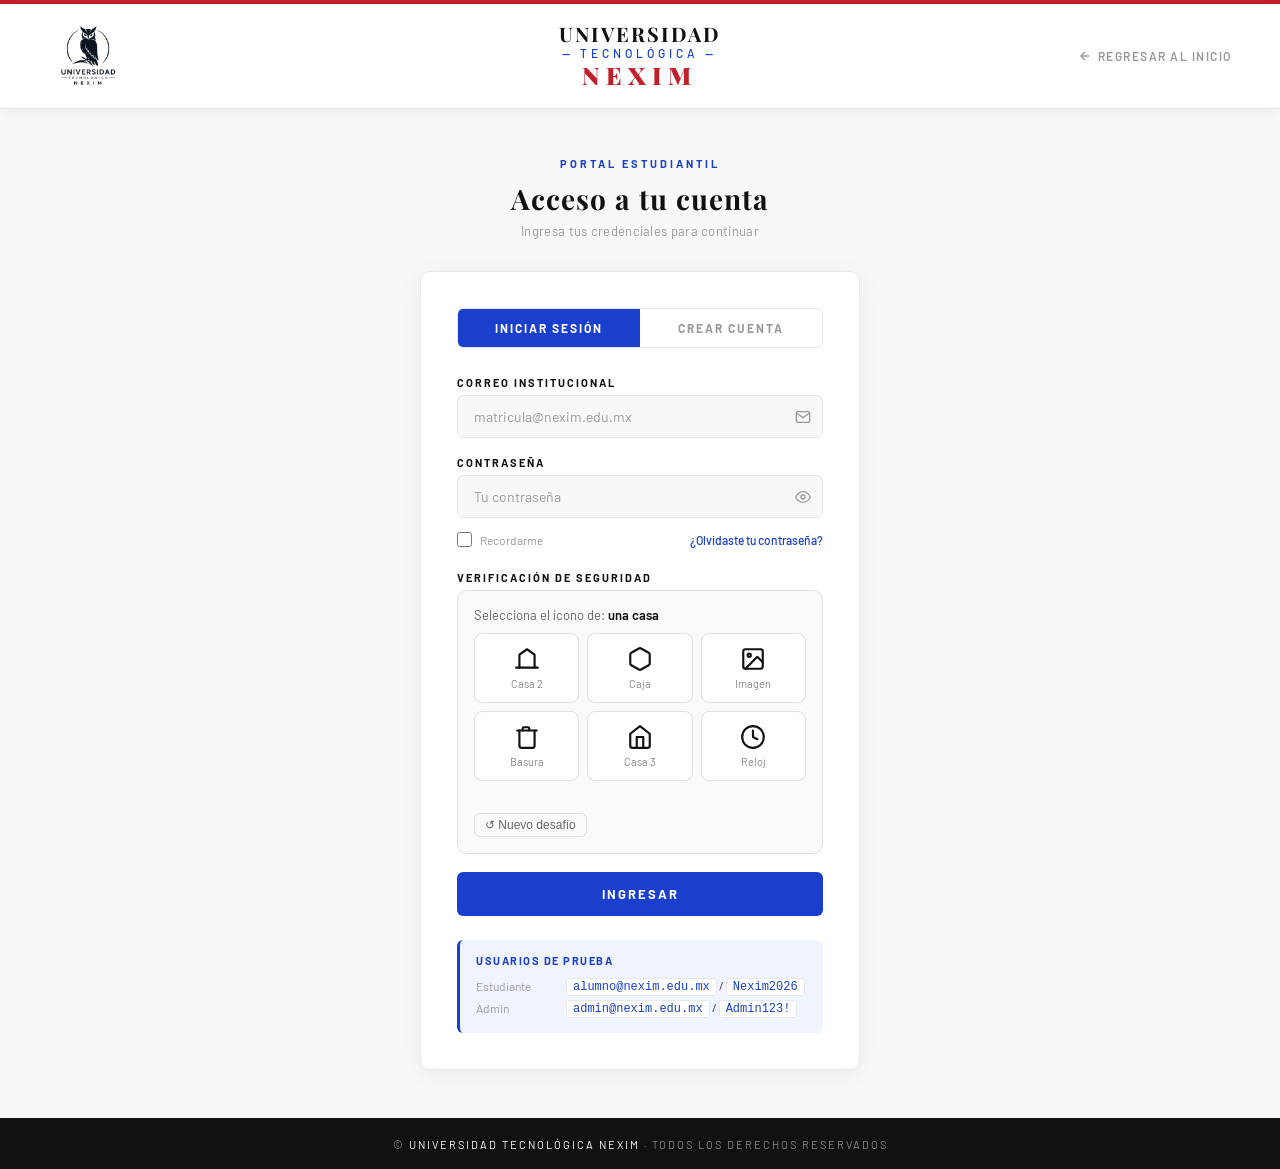
<file: portal.html>
<!DOCTYPE html>
<html lang="es">
<head>
<meta charset="UTF-8">
<meta name="viewport" content="width=device-width, initial-scale=1.0">
<title>Portal Estudiantil — Universidad Tecnológica Nexim</title>
<link href="https://fonts.googleapis.com/css2?family=Playfair+Display:wght@700;900&family=Barlow:wght@300;400;500;600;700&display=swap" rel="stylesheet">
<link rel="stylesheet" href="portal.css">
</head>
<body>

<div class="top-bar"></div>

<header>
  <a href="index.html">
    <img class="logo-img" src="img/logo v2.png" alt="Logo Universidad Tecnológica Nexim">
  </a>
  <div class="logo-text">
    <span class="universidad">Universidad</span>
    <span class="tecnologica">— Tecnológica —</span>
    <span class="nexim">Nexim</span>
  </div>
  <div class="header-right">
    <div class="user-badge">
      <div class="user-avatar" id="user-avatar">?</div>
      <span id="user-nombre">Cargando...</span>
    </div>
    <a href="index.html" class="back-link">
      <svg width="13" height="13" fill="none" stroke="currentColor" stroke-width="2.5" viewBox="0 0 24 24">
        <path d="M3 9l9-7 9 7v11a2 2 0 0 1-2 2H5a2 2 0 0 1-2-2z"/><polyline points="9 22 9 12 15 12 15 22"/>
      </svg>
      Inicio
    </a>
    <button class="btn-logout" onclick="doLogout()">
      <svg width="14" height="14" fill="none" stroke="currentColor" stroke-width="2" viewBox="0 0 24 24">
        <path d="M9 21H5a2 2 0 0 1-2-2V5a2 2 0 0 1 2-2h4"/>
        <polyline points="16 17 21 12 16 7"/><line x1="21" y1="12" x2="9" y2="12"/>
      </svg>
      Cerrar sesión
    </button>
  </div>
</header>

<div class="portal-banner">
  <p class="eyebrow">Portal Estudiantil · Universidad Tecnológica Nexim</p>
  <h1>Bienvenido a tu Portal</h1>
  <p>Consulta tus calificaciones, horario, asesorías y tutorías desde un solo lugar.</p>
</div>

<div class="portal-layout">

  <!-- ── SIDEBAR ── -->
  <aside class="sidebar">
    <div class="sidebar-section">
      <div class="sidebar-label">General</div>
      <a class="sidebar-item active" onclick="showSection('dashboard')" href="#">
        <svg width="16" height="16" fill="none" stroke="currentColor" stroke-width="2" viewBox="0 0 24 24">
          <rect x="3" y="3" width="7" height="7"/><rect x="14" y="3" width="7" height="7"/>
          <rect x="3" y="14" width="7" height="7"/><rect x="14" y="14" width="7" height="7"/>
        </svg>
        Resumen
      </a>
    </div>
    <div class="sidebar-section">
      <div class="sidebar-label">Académico</div>
      <a class="sidebar-item" onclick="showSection('calificaciones')" href="#">
        <svg width="16" height="16" fill="none" stroke="currentColor" stroke-width="2" viewBox="0 0 24 24">
          <path d="M14 2H6a2 2 0 0 0-2 2v16a2 2 0 0 0 2 2h12a2 2 0 0 0 2-2V8z"/>
          <polyline points="14 2 14 8 20 8"/>
          <line x1="9" y1="13" x2="15" y2="13"/><line x1="9" y1="17" x2="15" y2="17"/>
          <polyline points="9 9 10 9 11 9"/>
        </svg>
        Calificaciones
      </a>
      <a class="sidebar-item" onclick="showSection('horario')" href="#">
        <svg width="16" height="16" fill="none" stroke="currentColor" stroke-width="2" viewBox="0 0 24 24">
          <rect x="3" y="4" width="18" height="18" rx="2" ry="2"/>
          <line x1="16" y1="2" x2="16" y2="6"/>
          <line x1="8" y1="2" x2="8" y2="6"/>
          <line x1="3" y1="10" x2="21" y2="10"/>
        </svg>
        Horario
      </a>
    </div>
    <div class="sidebar-section">
      <div class="sidebar-label">Apoyo Académico</div>
      <a class="sidebar-item" onclick="showSection('asesorias')" href="#">
        <svg width="16" height="16" fill="none" stroke="currentColor" stroke-width="2" viewBox="0 0 24 24">
          <path d="M17 21v-2a4 4 0 0 0-4-4H5a4 4 0 0 0-4 4v2"/>
          <circle cx="9" cy="7" r="4"/>
          <path d="M23 21v-2a4 4 0 0 0-3-3.87"/>
          <path d="M16 3.13a4 4 0 0 1 0 7.75"/>
        </svg>
        Asesorías
      </a>
      <a class="sidebar-item" onclick="showSection('tutorias')" href="#">
        <svg width="16" height="16" fill="none" stroke="currentColor" stroke-width="2" viewBox="0 0 24 24">
          <path d="M2 3h6a4 4 0 0 1 4 4v14a3 3 0 0 0-3-3H2z"/>
          <path d="M22 3h-6a4 4 0 0 0-4 4v14a3 3 0 0 1 3-3h7z"/>
        </svg>
        Tutorías
      </a>
    </div>
  </aside>

  <!-- ── MAIN ── -->
  <main class="portal-content">

    <!-- DASHBOARD -->
    <div class="portal-section active" id="sec-dashboard">
      <div class="section-header">
        <h2>Resumen General</h2>
        <p>Vista rápida de tu situación académica actual</p>
      </div>
      <div class="stats-row">
        <div class="stat-card"><div class="stat-num">8.6</div><div class="stat-label">Promedio General</div></div>
        <div class="stat-card"><div class="stat-num">7</div><div class="stat-label">Materias Cursando</div></div>
        <div class="stat-card"><div class="stat-num">2</div><div class="stat-label">Asesorías Pendientes</div></div>
        <div class="stat-card"><div class="stat-num">1</div><div class="stat-label">Tutoría Programada</div></div>
      </div>
      <div class="cards-grid">
        <div class="card" onclick="showSection('calificaciones')" style="cursor:pointer">
          <div class="card-icon blue">
            <svg width="20" height="20" fill="none" stroke="currentColor" stroke-width="2" viewBox="0 0 24 24">
              <path d="M14 2H6a2 2 0 0 0-2 2v16a2 2 0 0 0 2 2h12a2 2 0 0 0 2-2V8z"/>
              <polyline points="14 2 14 8 20 8"/>
            </svg>
          </div>
          <h3>Calificaciones</h3>
          <p>Consulta tus calificaciones parciales y finales por materia.</p>
          <div class="card-meta">Ver calificaciones →</div>
        </div>
        <div class="card" onclick="showSection('horario')" style="cursor:pointer">
          <div class="card-icon navy">
            <svg width="20" height="20" fill="none" stroke="currentColor" stroke-width="2" viewBox="0 0 24 24">
              <rect x="3" y="4" width="18" height="18" rx="2" ry="2"/>
              <line x1="16" y1="2" x2="16" y2="6"/><line x1="8" y1="2" x2="8" y2="6"/>
              <line x1="3" y1="10" x2="21" y2="10"/>
            </svg>
          </div>
          <h3>Horario de Clases</h3>
          <p>Revisa tus materias, salones y horarios del semestre actual.</p>
          <div class="card-meta">Ver horario →</div>
        </div>
        <div class="card" onclick="showSection('asesorias')" style="cursor:pointer">
          <div class="card-icon green">
            <svg width="20" height="20" fill="none" stroke="currentColor" stroke-width="2" viewBox="0 0 24 24">
              <path d="M17 21v-2a4 4 0 0 0-4-4H5a4 4 0 0 0-4 4v2"/>
              <circle cx="9" cy="7" r="4"/>
              <path d="M23 21v-2a4 4 0 0 0-3-3.87"/>
              <path d="M16 3.13a4 4 0 0 1 0 7.75"/>
            </svg>
          </div>
          <h3>Asesorías</h3>
          <p>Solicita asesoría académica con tus docentes o compañeros tutores.</p>
          <div class="card-meta">Solicitar asesoría →</div>
        </div>
        <div class="card" onclick="showSection('tutorias')" style="cursor:pointer">
          <div class="card-icon gold">
            <svg width="20" height="20" fill="none" stroke="currentColor" stroke-width="2" viewBox="0 0 24 24">
              <path d="M2 3h6a4 4 0 0 1 4 4v14a3 3 0 0 0-3-3H2z"/>
              <path d="M22 3h-6a4 4 0 0 0-4 4v14a3 3 0 0 1 3-3h7z"/>
            </svg>
          </div>
          <h3>Tutorías</h3>
          <p>Programa sesiones de tutoría y consulta el seguimiento de tu tutor.</p>
          <div class="card-meta">Ver tutorías →</div>
        </div>
      </div>
    </div>

    <!-- CALIFICACIONES -->
    <div class="portal-section" id="sec-calificaciones">
      <div class="section-header">
        <h2>Calificaciones</h2>
        <p>Semestre Enero – Junio 2026 · Período parcial en curso</p>
      </div>
      <table class="data-table">
        <thead>
          <tr>
            <th>Materia</th>
            <th>Docente</th>
            <th>P1</th><th>P2</th><th>P3</th>
            <th>Final</th>
            <th>Estado</th>
          </tr>
        </thead>
        <tbody>
          <tr>
            <td><strong>Cálculo Diferencial</strong></td>
            <td>Dr. Martínez</td>
            <td><span class="grade-circle grade-b">8.5</span></td>
            <td><span class="grade-circle grade-a">9.2</span></td>
            <td><span class="grade-circle grade-b">8.8</span></td>
            <td><strong>8.8</strong></td>
            <td><span class="badge badge-green">Aprobado</span></td>
          </tr>
          <tr>
            <td><strong>Programación Avanzada</strong></td>
            <td>Ing. López</td>
            <td><span class="grade-circle grade-a">9.5</span></td>
            <td><span class="grade-circle grade-a">9.0</span></td>
            <td><span class="grade-circle grade-a">9.3</span></td>
            <td><strong>9.3</strong></td>
            <td><span class="badge badge-green">Aprobado</span></td>
          </tr>
          <tr>
            <td><strong>Redes de Computadoras</strong></td>
            <td>Ing. Ramírez</td>
            <td><span class="grade-circle grade-b">8.0</span></td>
            <td><span class="grade-circle grade-c">7.5</span></td>
            <td><span class="grade-circle grade-b">8.2</span></td>
            <td><strong>7.9</strong></td>
            <td><span class="badge badge-green">Aprobado</span></td>
          </tr>
          <tr>
            <td><strong>Base de Datos</strong></td>
            <td>Mtra. García</td>
            <td><span class="grade-circle grade-a">9.8</span></td>
            <td><span class="grade-circle grade-a">9.5</span></td>
            <td>—</td>
            <td><strong>9.6</strong></td>
            <td><span class="badge badge-blue">En curso</span></td>
          </tr>
          <tr>
            <td><strong>Inglés Técnico IV</strong></td>
            <td>Mtra. Flores</td>
            <td><span class="grade-circle grade-b">8.5</span></td>
            <td><span class="grade-circle grade-b">8.0</span></td>
            <td>—</td>
            <td><strong>8.3</strong></td>
            <td><span class="badge badge-blue">En curso</span></td>
          </tr>
          <tr>
            <td><strong>Estadística y Probabilidad</strong></td>
            <td>Dr. Herrera</td>
            <td><span class="grade-circle grade-c">6.8</span></td>
            <td><span class="grade-circle grade-c">7.0</span></td>
            <td>—</td>
            <td><strong>6.9</strong></td>
            <td><span class="badge badge-gold">En riesgo</span></td>
          </tr>
          <tr>
            <td><strong>Ética Profesional</strong></td>
            <td>Lic. Torres</td>
            <td><span class="grade-circle grade-a">9.0</span></td>
            <td><span class="grade-circle grade-a">9.5</span></td>
            <td>—</td>
            <td><strong>9.3</strong></td>
            <td><span class="badge badge-green">Aprobado</span></td>
          </tr>
        </tbody>
      </table>
    </div>

    <!-- HORARIO -->
    <div class="portal-section" id="sec-horario">
      <div class="section-header">
        <h2>Horario de Clases</h2>
        <p>Semestre Enero – Junio 2026 · Grupo 3-A Ingeniería en Sistemas</p>
      </div>
      <div class="schedule-grid">
        <div class="sch-header">Hora</div>
        <div class="sch-header">Lunes</div>
        <div class="sch-header">Martes</div>
        <div class="sch-header">Miércoles</div>
        <div class="sch-header">Jueves</div>
        <div class="sch-header">Viernes</div>

        <div class="sch-time">7:00–8:00</div>
        <div class="sch-cell"><div class="sch-class"><strong>Cálculo Diferencial</strong><br><span>Dr. Martínez · Aula 12</span></div></div>
        <div class="sch-cell sch-empty"></div>
        <div class="sch-cell"><div class="sch-class"><strong>Cálculo Diferencial</strong><br><span>Dr. Martínez · Aula 12</span></div></div>
        <div class="sch-cell sch-empty"></div>
        <div class="sch-cell"><div class="sch-class"><strong>Cálculo Diferencial</strong><br><span>Dr. Martínez · Aula 12</span></div></div>

        <div class="sch-time">8:00–9:00</div>
        <div class="sch-cell sch-empty"></div>
        <div class="sch-cell"><div class="sch-class"><strong>Programación Avanz.</strong><br><span>Ing. López · Lab 3</span></div></div>
        <div class="sch-cell sch-empty"></div>
        <div class="sch-cell"><div class="sch-class"><strong>Programación Avanz.</strong><br><span>Ing. López · Lab 3</span></div></div>
        <div class="sch-cell sch-empty"></div>

        <div class="sch-time">9:00–10:00</div>
        <div class="sch-cell"><div class="sch-class"><strong>Base de Datos</strong><br><span>Mtra. García · Aula 8</span></div></div>
        <div class="sch-cell sch-empty"></div>
        <div class="sch-cell"><div class="sch-class"><strong>Base de Datos</strong><br><span>Mtra. García · Aula 8</span></div></div>
        <div class="sch-cell sch-empty"></div>
        <div class="sch-cell sch-empty"></div>

        <div class="sch-time">10:00–11:00</div>
        <div class="sch-cell sch-empty"></div>
        <div class="sch-cell"><div class="sch-class"><strong>Redes de Comp.</strong><br><span>Ing. Ramírez · Lab 1</span></div></div>
        <div class="sch-cell sch-empty"></div>
        <div class="sch-cell"><div class="sch-class"><strong>Redes de Comp.</strong><br><span>Ing. Ramírez · Lab 1</span></div></div>
        <div class="sch-cell sch-empty"></div>

        <div class="sch-time">11:00–12:00</div>
        <div class="sch-cell"><div class="sch-class"><strong>Estadística</strong><br><span>Dr. Herrera · Aula 5</span></div></div>
        <div class="sch-cell sch-empty"></div>
        <div class="sch-cell"><div class="sch-class"><strong>Estadística</strong><br><span>Dr. Herrera · Aula 5</span></div></div>
        <div class="sch-cell sch-empty"></div>
        <div class="sch-cell sch-empty"></div>

        <div class="sch-time">12:00–13:00</div>
        <div class="sch-cell sch-empty"></div>
        <div class="sch-cell sch-empty"></div>
        <div class="sch-cell sch-empty"></div>
        <div class="sch-cell"><div class="sch-class"><strong>Inglés Técnico IV</strong><br><span>Mtra. Flores · Aula 2</span></div></div>
        <div class="sch-cell"><div class="sch-class"><strong>Inglés Técnico IV</strong><br><span>Mtra. Flores · Aula 2</span></div></div>

        <div class="sch-time">13:00–14:00</div>
        <div class="sch-cell sch-empty"></div>
        <div class="sch-cell"><div class="sch-class"><strong>Ética Profesional</strong><br><span>Lic. Torres · Aula 6</span></div></div>
        <div class="sch-cell sch-empty"></div>
        <div class="sch-cell sch-empty"></div>
        <div class="sch-cell"><div class="sch-class"><strong>Ética Profesional</strong><br><span>Lic. Torres · Aula 6</span></div></div>
      </div>
    </div>

    <!-- ASESORÍAS -->
    <div class="portal-section" id="sec-asesorias">
      <div class="section-header">
        <h2>Asesorías Académicas</h2>
        <p>Solicita apoyo con alguna materia o consulta tus asesorías programadas</p>
      </div>

      <div class="request-form">
        <h3>Solicitar nueva asesoría</h3>
        <div class="form-row">
          <label>Materia</label>
          <select id="as-materia">
            <option value="">Selecciona una materia...</option>
            <option>Cálculo Diferencial</option>
            <option>Programación Avanzada</option>
            <option>Redes de Computadoras</option>
            <option>Base de Datos</option>
            <option>Estadística y Probabilidad</option>
            <option>Inglés Técnico IV</option>
            <option>Ética Profesional</option>
          </select>
        </div>
        <div class="form-row">
          <label>Tipo de asesoría</label>
          <select id="as-tipo">
            <option>Con el docente</option>
            <option>Con tutor par (alumno)</option>
            <option>En línea (videoconferencia)</option>
          </select>
        </div>
        <div class="form-row">
          <label>Fecha y hora preferida</label>
          <input type="datetime-local" id="as-fecha">
        </div>
        <div class="form-row">
          <label>Tema o duda específica</label>
          <textarea id="as-tema" placeholder="Describe brevemente el tema en que necesitas apoyo..."></textarea>
        </div>
        <button class="btn-submit" onclick="solicitarAsesoria()">Enviar solicitud</button>
      </div>

      <h3 style="font-size:.95rem;font-weight:600;color:var(--navy);margin-bottom:14px;">Mis asesorías</h3>
      <table class="data-table">
        <thead>
          <tr><th>Materia</th><th>Docente / Tutor</th><th>Fecha</th><th>Modalidad</th><th>Estado</th></tr>
        </thead>
        <tbody>
          <tr>
            <td>Estadística y Probabilidad</td>
            <td>Dr. Herrera</td>
            <td>10 Jun 2026 · 14:00</td>
            <td>Presencial</td>
            <td><span class="badge badge-gold">Pendiente</span></td>
          </tr>
          <tr>
            <td>Cálculo Diferencial</td>
            <td>Dr. Martínez</td>
            <td>05 Jun 2026 · 10:00</td>
            <td>En línea</td>
            <td><span class="badge badge-gold">Pendiente</span></td>
          </tr>
          <tr>
            <td>Redes de Computadoras</td>
            <td>Ing. Ramírez</td>
            <td>28 May 2026 · 11:00</td>
            <td>Presencial</td>
            <td><span class="badge badge-green">Realizada</span></td>
          </tr>
        </tbody>
      </table>
    </div>

    <!-- TUTORÍAS -->
    <div class="portal-section" id="sec-tutorias">
      <div class="section-header">
        <h2>Tutorías</h2>
        <p>Seguimiento académico y personal con tu tutor asignado</p>
      </div>

      <div class="cards-grid" style="margin-bottom:28px;">
        <div class="card">
          <div class="card-icon navy">
            <svg width="20" height="20" fill="none" stroke="currentColor" stroke-width="2" viewBox="0 0 24 24">
              <path d="M20 21v-2a4 4 0 0 0-4-4H8a4 4 0 0 0-4 4v2"/>
              <circle cx="12" cy="7" r="4"/>
            </svg>
          </div>
          <h3>Tutor asignado</h3>
          <p>Mtra. Sandra Vega Morales<br>Depto. de Ingeniería en Sistemas</p>
          <div class="card-meta">sandra.vega@nexim.edu.mx</div>
        </div>
        <div class="card">
          <div class="card-icon blue">
            <svg width="20" height="20" fill="none" stroke="currentColor" stroke-width="2" viewBox="0 0 24 24">
              <circle cx="12" cy="12" r="10"/>
              <polyline points="12 6 12 12 16 14"/>
            </svg>
          </div>
          <h3>Próxima sesión</h3>
          <p>Martes 17 de junio de 2026<br>11:00 AM · Oficina B-204</p>
          <div class="card-meta">En 9 días</div>
        </div>
        <div class="card">
          <div class="card-icon green">
            <svg width="20" height="20" fill="none" stroke="currentColor" stroke-width="2" viewBox="0 0 24 24">
              <polyline points="9 11 12 14 22 4"/>
              <path d="M21 12v7a2 2 0 0 1-2 2H5a2 2 0 0 1-2-2V5a2 2 0 0 1 2-2h11"/>
            </svg>
          </div>
          <h3>Sesiones realizadas</h3>
          <p>Has completado <strong>4 de 6</strong> sesiones del semestre. ¡Buen avance!</p>
          <div class="card-meta">67% completado</div>
        </div>
      </div>

      <div class="request-form">
        <h3>Solicitar sesión de tutoría</h3>
        <div class="form-row">
          <label>Motivo de la sesión</label>
          <select id="tut-motivo">
            <option>Seguimiento académico general</option>
            <option>Dificultades en materias específicas</option>
            <option>Orientación vocacional o de carrera</option>
            <option>Situación personal que afecta rendimiento</option>
            <option>Trámites escolares y administrativos</option>
          </select>
        </div>
        <div class="form-row">
          <label>Fecha y hora preferida</label>
          <input type="datetime-local" id="tut-fecha">
        </div>
        <div class="form-row">
          <label>Comentarios adicionales</label>
          <textarea id="tut-comentario" placeholder="Información relevante para tu tutor..."></textarea>
        </div>
        <button class="btn-submit" onclick="solicitarTutoria()">Agendar sesión</button>
      </div>

      <h3 style="font-size:.95rem;font-weight:600;color:var(--navy);margin-bottom:14px;">Historial de sesiones</h3>
      <table class="data-table">
        <thead>
          <tr><th>Fecha</th><th>Tutor</th><th>Motivo</th><th>Acuerdos / Notas</th><th>Estado</th></tr>
        </thead>
        <tbody>
          <tr>
            <td>20 May 2026</td>
            <td>Mtra. Vega</td>
            <td>Seguimiento general</td>
            <td>Reforzar Estadística, solicitar asesoría con Dr. Herrera</td>
            <td><span class="badge badge-green">Realizada</span></td>
          </tr>
          <tr>
            <td>06 May 2026</td>
            <td>Mtra. Vega</td>
            <td>Dificultades académicas</td>
            <td>Revisar técnicas de estudio para parciales</td>
            <td><span class="badge badge-green">Realizada</span></td>
          </tr>
          <tr>
            <td>15 Abr 2026</td>
            <td>Mtra. Vega</td>
            <td>Seguimiento general</td>
            <td>Sin observaciones relevantes, buen desempeño</td>
            <td><span class="badge badge-green">Realizada</span></td>
          </tr>
          <tr>
            <td>01 Abr 2026</td>
            <td>Mtra. Vega</td>
            <td>Inicio de semestre</td>
            <td>Presentación y establecimiento de metas semestrales</td>
            <td><span class="badge badge-green">Realizada</span></td>
          </tr>
          <tr>
            <td>17 Jun 2026</td>
            <td>Mtra. Vega</td>
            <td>Seguimiento académico</td>
            <td>—</td>
            <td><span class="badge badge-gold">Próxima</span></td>
          </tr>
        </tbody>
      </table>
    </div>

  </main>
</div>

<footer>
  © <span>Universidad Tecnológica Nexim</span> · Portal Estudiantil · Todos los derechos reservados
</footer>

<div class="toast" id="toast"></div>

<script>
// ── VERIFICAR SESIÓN ──
(function() {
  const raw = localStorage.getItem('nexim_session') || sessionStorage.getItem('nexim_session');
  if (!raw) { window.location.href = 'login.html'; return; }
  try {
    const s = JSON.parse(raw);
    const nombre = s.nombre || 'Estudiante';
    document.getElementById('user-nombre').textContent = nombre;
    const initials = nombre.split(' ').map(function(n) { return n[0]; }).slice(0,2).join('').toUpperCase();
    document.getElementById('user-avatar').textContent = initials;
  } catch(e) { window.location.href = 'login.html'; }
})();

// ── LOGOUT ──
function doLogout() {
  localStorage.removeItem('nexim_session');
  sessionStorage.removeItem('nexim_session');
  window.location.href = 'index.html';
}

// ── NAVEGACIÓN ──
function showSection(id) {
  document.querySelectorAll('.portal-section').forEach(function(s) { s.classList.remove('active'); });
  document.querySelectorAll('.sidebar-item').forEach(function(a) { a.classList.remove('active'); });
  document.getElementById('sec-' + id).classList.add('active');
  var items = document.querySelectorAll('.sidebar-item');
  items.forEach(function(a) {
    if (a.getAttribute('onclick') && a.getAttribute('onclick').indexOf("'" + id + "'") !== -1) {
      a.classList.add('active');
    }
  });
}

// ── TOAST ──
function showToast(msg) {
  var t = document.getElementById('toast');
  t.textContent = msg;
  t.classList.add('show');
  setTimeout(function() { t.classList.remove('show'); }, 3000);
}

// ── SOLICITAR ASESORÍA ──
function solicitarAsesoria() {
  var materia = document.getElementById('as-materia').value;
  var fecha   = document.getElementById('as-fecha').value;
  var tema    = document.getElementById('as-tema').value.trim();
  if (!materia) { showToast('⚠️ Selecciona una materia.'); return; }
  if (!fecha)   { showToast('⚠️ Indica la fecha y hora preferida.'); return; }
  if (!tema)    { showToast('⚠️ Describe el tema de la asesoría.'); return; }
  showToast('✓ Solicitud de asesoría enviada correctamente.');
  document.getElementById('as-materia').value = '';
  document.getElementById('as-fecha').value   = '';
  document.getElementById('as-tema').value    = '';
}

// ── SOLICITAR TUTORÍA ──
function solicitarTutoria() {
  var fecha = document.getElementById('tut-fecha').value;
  if (!fecha) { showToast('⚠️ Indica la fecha y hora preferida.'); return; }
  showToast('✓ Sesión de tutoría agendada correctamente.');
  document.getElementById('tut-fecha').value       = '';
  document.getElementById('tut-comentario').value  = '';
}
</script>
</body>
</html>
</file>
<file: style.css>
:root {
  --blue: #1a3fcc;
  --blue-dark: #1230a8;
  --blue-light: #2d52e0;
  --red: #c0202a;
  --white: #ffffff;
  --off-white: #f8f8f8;
  --gray-light: #e8e8e8;
  --gray: #999;
  --dark: #111;
}

* { margin: 0; padding: 0; box-sizing: border-box; }

body {
  font-family: 'Barlow', sans-serif;
  background: var(--white);
  color: var(--dark);
}

/* ── TOP BAR ── */
.top-bar {
  background: var(--red);
  height: 4px;
  width: 100%;
}

/* ── HEADER ── */
header {
  display: grid;
  grid-template-columns: 1fr 1fr 1fr;
  align-items: center;
  padding: 12px 48px;
  background: var(--white);
  border-bottom: 1px solid var(--gray-light);
  position: sticky;
  top: 0;
  z-index: 100;
  box-shadow: 0 2px 12px rgba(0,0,0,0.06);
}

.logo-area {
  display: flex;
  align-items: center;
  text-decoration: none;
  justify-content: flex-start;
}

.logo-img {
  width: 100px;
  height: 100px;
  object-fit: contain;
}

.logo-text {
  display: flex;
  flex-direction: column;
  align-items: center;
  text-align: center;
  line-height: 1.2;
  justify-self: center;
}

.logo-text .universidad {
  font-family: 'Playfair Display', serif;
  font-size: 22px;
  font-weight: 700;
  color: var(--dark);
  letter-spacing: 2px;
  text-transform: uppercase;
}

.logo-text .tecnologica {
  font-size: 13px;
  font-weight: 500;
  color: var(--blue);
  letter-spacing: 4px;
  text-transform: uppercase;
}

.logo-text .nexim {
  font-family: 'Playfair Display', serif;
  font-size: 26px;
  font-weight: 900;
  color: var(--red);
  letter-spacing: 6px;
  text-transform: uppercase;
}

/* ── BUSCADOR ── */
.search-box {
  display: flex;
  align-items: center;
  border: 1.5px solid var(--gray-light);
  border-radius: 30px;
  overflow: hidden;
  padding: 0 6px 0 18px;
  background: var(--off-white);
  gap: 6px;
  transition: border-color 0.2s;
  justify-self: end;
}

.search-box:focus-within { border-color: var(--blue); }

.search-box input {
  border: none;
  background: transparent;
  font-family: 'Barlow', sans-serif;
  font-size: 14px;
  outline: none;
  width: 200px;
  color: var(--dark);
  padding: 8px 0;
}

.search-box button {
  background: var(--blue);
  border: none;
  border-radius: 50%;
  width: 32px;
  height: 32px;
  color: white;
  cursor: pointer;
  display: flex;
  align-items: center;
  justify-content: center;
  transition: background 0.2s;
}

.search-box button:hover { background: var(--blue-dark); }

/* ── NAV ── */
nav {
  background: var(--white);
  border-bottom: 2px solid var(--gray-light);
  position: relative;
  z-index: 99;
}

nav ul {
  display: flex;
  list-style: none;
  justify-content: center;
  align-items: stretch;
  gap: 0;
  margin: 0;
  padding: 0;
}

nav ul li {
  display: flex;
  align-items: stretch;
}

nav ul li a {
  display: flex;
  align-items: center;
  padding: 18px 48px;
  text-decoration: none;
  font-size: 13px;
  font-weight: 700;
  letter-spacing: 2px;
  text-transform: uppercase;
  color: var(--dark);
  position: relative;
  transition: color 0.2s;
  white-space: nowrap;
}

nav ul li a::after {
  content: '';
  position: absolute;
  bottom: 0;
  left: 50%;
  transform: translateX(-50%);
  width: 0;
  height: 3px;
  background: var(--blue);
  transition: width 0.3s ease;
}

nav ul li a:hover { color: var(--blue); }
nav ul li a:hover::after { width: 100%; }
nav ul li a.active { color: var(--blue); }
nav ul li a.active::after { width: 100%; }

nav ul li + li { border-left: 1px solid var(--gray-light); }

/* ── HAMBURGER ── */
#hb-wrap {
  position: relative;
  display: flex;
  align-items: stretch;
  border-right: 1px solid var(--gray-light);
}

.hamburger-btn {
  display: flex;
  flex-direction: column;
  gap: 5px;
  justify-content: center;
  align-items: center;
  background: none;
  border: none;
  cursor: pointer;
  padding: 18px 26px;
  transition: background 0.2s;
}

.hamburger-btn:hover { background: #f0f4ff; }

.hamburger-btn span {
  display: block;
  width: 24px;
  height: 2.5px;
  background: var(--blue);
  border-radius: 1px;
  transition: background 0.2s;
}

.hamburger-btn:hover span { background: var(--blue-dark); }

/* ── HAMBURGER SUBMENU (FIX) ── */
#hb-wrap .submenu {
  display: none;
  position: fixed;        /* ← fixed en lugar de absolute */
  top: auto;
  left: auto;
  transform: none;
  background: #fff;
  border: none;
  border-top: 3px solid var(--blue);
  min-width: 220px;
  z-index: 200;
  padding: 8px 0;
  list-style: none;
  border-radius: 0 0 10px 10px;
  box-shadow: 0 8px 24px rgba(0,0,0,0.12);
}

#hb-wrap .submenu.open { display: block; }

#hb-wrap .submenu li {
  display: block;
}

#hb-wrap .submenu a {
  display: flex;
  align-items: center;
  gap: 12px;
  padding: 14px 24px;
  font-size: 15px;
  color: #333;
  text-decoration: none;
  font-weight: 500;
  letter-spacing: 0.5px;
  text-transform: none;
  border-left: 3px solid transparent;
  transition: all 0.2s;
}

#hb-wrap .submenu a::after { display: none; }

#hb-wrap .submenu a svg {
  width: 20px;
  height: 20px;
  color: var(--blue);
  opacity: 0.6;
  transition: opacity 0.2s;
  flex-shrink: 0;
}

#hb-wrap .submenu a:hover {
  background: #f0f4ff;
  color: var(--blue);
  border-left-color: var(--blue);
}

#hb-wrap .submenu a:hover svg { opacity: 1; }

/* ── HERO ── */
.hero {
  position: relative;
  width: 100%;
  height: 420px;
  background-image: url('img/fondo.png');
  background-size: cover;
  background-position: center;
  background-color: var(--blue);
  overflow: hidden;
  display: flex;
  align-items: center;
  justify-content: center;
}

.hero-pattern { display: none; }

.hero-content {
  position: relative;
  text-align: center;
  color: white;
  animation: fadeUp 0.8s ease both;
  z-index: 1;
}

@keyframes fadeUp {
  from { opacity: 0; transform: translateY(30px); }
  to   { opacity: 1; transform: translateY(0); }
}

.hero-content h1 {
  font-family: 'Playfair Display', serif;
  font-size: 52px;
  font-weight: 900;
  letter-spacing: 2px;
  line-height: 1.1;
  margin-bottom: 16px;
  text-shadow: 0 4px 20px rgba(0,0,0,0.3);
}

.hero-content p {
  font-size: 15px;
  font-weight: 300;
  letter-spacing: 5px;
  text-transform: uppercase;
  opacity: 0.85;
  margin-bottom: 32px;
}

.hero-cta {
  display: inline-flex;
  gap: 16px;
}

.btn-primary {
  background: white;
  color: var(--blue);
  font-family: 'Barlow', sans-serif;
  font-weight: 700;
  font-size: 12px;
  letter-spacing: 2px;
  text-transform: uppercase;
  padding: 14px 32px;
  border: none;
  cursor: pointer;
  text-decoration: none;
  transition: all 0.2s;
}

.btn-primary:hover { background: var(--off-white); transform: translateY(-2px); }

.btn-outline {
  border: 2px solid white;
  color: white;
  font-family: 'Barlow', sans-serif;
  font-weight: 700;
  font-size: 12px;
  letter-spacing: 2px;
  text-transform: uppercase;
  padding: 12px 32px;
  cursor: pointer;
  text-decoration: none;
  transition: all 0.2s;
}

.btn-outline:hover { background: white; color: var(--blue); transform: translateY(-2px); }

/* ── WELCOME ── */
.welcome {
  text-align: center;
  padding: 64px 48px 48px;
  background: var(--white);
}

.welcome h2 {
  font-family: 'Playfair Display', serif;
  font-size: 36px;
  font-weight: 700;
  color: var(--dark);
  letter-spacing: 3px;
  text-transform: uppercase;
  margin-bottom: 12px;
}

.welcome h2 span { color: var(--blue); }

.divider {
  width: 60px;
  height: 3px;
  background: var(--red);
  margin: 0 auto 20px;
}

.welcome p {
  font-size: 13px;
  letter-spacing: 4px;
  text-transform: uppercase;
  color: var(--gray);
  font-weight: 400;
}

/* ── NEWS & EVENTS ── */
.news-events {
  display: grid;
  grid-template-columns: 1fr 1fr;
  gap: 0;
  margin: 0 48px 64px;
  border: 1px solid var(--gray-light);
  overflow: hidden;
}

.news-panel, .events-panel {
  padding: 40px;
  background: var(--off-white);
}

.news-panel { border-right: 1px solid var(--gray-light); }

.panel-header {
  display: flex;
  align-items: center;
  gap: 12px;
  margin-bottom: 28px;
}

.panel-icon {
  width: 40px;
  height: 40px;
  background: var(--blue);
  border-radius: 50%;
  display: flex;
  align-items: center;
  justify-content: center;
  color: white;
  flex-shrink: 0;
}

.panel-header h3 {
  font-family: 'Playfair Display', serif;
  font-size: 22px;
  font-weight: 700;
  letter-spacing: 3px;
  text-transform: uppercase;
  color: var(--dark);
}

.news-item {
  padding: 16px 0;
  border-bottom: 1px solid var(--gray-light);
  cursor: pointer;
  transition: padding-left 0.2s;
}

.news-item:last-child { border-bottom: none; }
.news-item:hover { padding-left: 8px; }

.news-item .date {
  font-size: 11px;
  font-weight: 600;
  letter-spacing: 2px;
  text-transform: uppercase;
  color: var(--blue);
  margin-bottom: 4px;
}

.news-item .title {
  font-size: 14px;
  font-weight: 500;
  color: var(--dark);
  line-height: 1.4;
}

.event-item {
  display: flex;
  gap: 16px;
  padding: 12px 0;
  border-bottom: 1px solid var(--gray-light);
  cursor: pointer;
  transition: padding-left 0.2s;
}

.event-item:last-child { border-bottom: none; }
.event-item:hover { padding-left: 8px; }

.event-date-box {
  width: 48px;
  height: 52px;
  background: var(--blue);
  color: white;
  display: flex;
  flex-direction: column;
  align-items: center;
  justify-content: center;
  flex-shrink: 0;
  line-height: 1.1;
}

.event-date-box .day  { font-size: 20px; font-weight: 700; }
.event-date-box .month { font-size: 9px; letter-spacing: 1px; text-transform: uppercase; }

.event-info .title { font-size: 14px; font-weight: 500; color: var(--dark); line-height: 1.4; }
.event-info .place { font-size: 11px; color: var(--gray); margin-top: 2px; letter-spacing: 0.5px; }

/* ── FOOTER ── */
footer {
  background: var(--dark);
  color: rgba(255,255,255,0.6);
  padding: 32px 48px;
  display: flex;
  align-items: center;
  justify-content: space-between;
}

footer .copy {
  font-size: 12px;
  letter-spacing: 2px;
  text-transform: uppercase;
}

footer .copy span { color: white; }

.social-links {
  display: flex;
  gap: 16px;
}

.social-links a {
  width: 36px;
  height: 36px;
  border: 1px solid rgba(255,255,255,0.2);
  border-radius: 50%;
  display: flex;
  align-items: center;
  justify-content: center;
  color: rgba(255,255,255,0.6);
  text-decoration: none;
  transition: all 0.2s;
}

.social-links a:hover {
  background: var(--blue);
  border-color: var(--blue);
  color: white;
  transform: translateY(-2px);
}
</file>
<file: admisiones.css>
/* ── PAGE TITLE ── */
.page-title {
  text-align: center;
  padding: 48px 48px 36px;
  border-bottom: 2px solid var(--gray-light);
  background: var(--white);
}

.page-title h2 {
  font-family: 'Barlow', sans-serif;
  font-size: 22px;
  font-weight: 700;
  letter-spacing: 5px;
  text-transform: uppercase;
  color: var(--dark);
  margin-bottom: 10px;
}

.page-title p {
  font-size: 14px;
  color: var(--gray);
  letter-spacing: 1px;
}

/* ── NAV ACTIVE ── */
nav ul li a.active {
  color: var(--blue);
}
nav ul li a.active::after {
  width: 100%;
  position: absolute;
  bottom: 0;
  left: 50%;
  transform: translateX(-50%);
  height: 3px;
  background: var(--blue);
  content: '';
}

/* ── PASOS SECTION ── */
.pasos-section {
  padding: 64px 48px 48px;
  background: var(--white);
}

.pasos-wrapper {
  display: flex;
  align-items: center;
  justify-content: center;
  gap: 0;
  max-width: 900px;
  margin: 0 auto;
}

/* Tarjeta de paso */
.paso-card {
  display: flex;
  flex-direction: column;
  align-items: center;
  text-align: center;
  width: 220px;
  padding: 32px 24px;
  border-radius: 16px;
  background: var(--blue);
  border: 2px solid var(--blue);
  box-shadow: 0 8px 28px rgba(26, 63, 204, 0.25);
  transition: box-shadow 0.3s, transform 0.3s;
}

.paso-card h4 {
  color: white;
}

.paso-card p {
  color: rgba(255, 255, 255, 0.6);
}

.paso-card:hover {
  box-shadow: 0 12px 36px rgba(26, 63, 204, 0.4);
  transform: translateY(-4px);
}

.paso-card.destacado {
  background: var(--blue);
  border-color: var(--blue);
  box-shadow: 0 8px 28px rgba(26, 63, 204, 0.25);
}

.paso-card.destacado h4,
.paso-card.destacado p {
  color: white;
}

/* Círculo con ícono + número */
.paso-circulo {
  position: relative;
  width: 80px;
  height: 80px;
  border-radius: 50%;
  background: white;
  display: flex;
  align-items: center;
  justify-content: center;
  color: var(--blue);
  margin-bottom: 20px;
  box-shadow: 0 4px 16px rgba(0,0,0,0.15);
  transition: background 0.3s, transform 0.3s;
}

.paso-card:hover .paso-circulo {
  transform: scale(1.08);
}

.paso-num {
  position: absolute;
  top: -6px;
  right: -6px;
  width: 22px;
  height: 22px;
  border-radius: 50%;
  background: var(--red);
  color: white;
  font-size: 11px;
  font-weight: 700;
  display: flex;
  align-items: center;
  justify-content: center;
}

.paso-card.destacado .paso-num {
  background: var(--blue);
  border: 2px solid white;
}

.paso-card h4 {
  font-family: 'Barlow', sans-serif;
  font-size: 13px;
  font-weight: 700;
  letter-spacing: 2px;
  text-transform: uppercase;
  margin-bottom: 10px;
}

.paso-card p {
  font-size: 13px;
  line-height: 1.6;
}

/* Conector entre pasos */
.paso-conector {
  display: flex;
  align-items: center;
  gap: 0;
  padding-bottom: 60px;
  flex-shrink: 0;
}

.paso-conector .linea {
  width: 40px;
  height: 2px;
  background: var(--gray-light);
}

/* ── INFO SECTION ── */
.info-section {
  background: var(--off-white);
  padding: 48px;
}

.info-cards {
  display: grid;
  grid-template-columns: 1fr 1fr;
  gap: 32px;
  max-width: 900px;
  margin: 0 auto;
}

.info-card {
  background: var(--white);
  border-radius: 16px;
  overflow: hidden;
  box-shadow: 0 2px 16px rgba(0,0,0,0.07);
  transition: transform 0.2s, box-shadow 0.2s;
}

.info-card:hover {
  transform: translateY(-4px);
  box-shadow: 0 10px 32px rgba(0,0,0,0.12);
}

.card-header {
  display: flex;
  align-items: center;
  gap: 12px;
  padding: 20px 28px;
  color: white;
}

.costos-header { background: var(--blue); }
.becas-header  { background: var(--blue-dark); }

.card-header h3 {
  font-family: 'Barlow', sans-serif;
  font-size: 15px;
  font-weight: 700;
  letter-spacing: 3px;
  text-transform: uppercase;
}

.card-body {
  padding: 8px 28px 24px;
}

.card-row {
  display: flex;
  justify-content: space-between;
  align-items: center;
  padding: 14px 0;
  border-bottom: 1px solid var(--gray-light);
  font-size: 14px;
}

.card-row:last-child { border-bottom: none; }

.card-row span { color: #555; }

.card-row strong {
  color: var(--blue);
  font-weight: 700;
}

.beca-pct {
  color: var(--blue-dark) !important;
}

/* ── CTA SECTION ── */
.cta-section {
  padding: 64px 48px;
  background: var(--white);
}

.cta-box {
  max-width: 700px;
  margin: 0 auto;
  text-align: center;
  background: linear-gradient(135deg, var(--blue-dark) 0%, var(--blue) 60%, var(--blue-light) 100%);
  border-radius: 20px;
  padding: 52px 48px;
  color: white;
  box-shadow: 0 12px 40px rgba(26, 63, 204, 0.25);
}

.cta-box h3 {
  font-family: 'Playfair Display', serif;
  font-size: 30px;
  font-weight: 700;
  margin-bottom: 12px;
}

.cta-box p {
  font-size: 15px;
  opacity: 0.85;
  letter-spacing: 1px;
  margin-bottom: 32px;
}

.cta-btns {
  display: flex;
  gap: 16px;
  justify-content: center;
}

.cta-btns .btn-primary {
  background: white;
  color: var(--blue);
  font-family: 'Barlow', sans-serif;
  font-weight: 700;
  font-size: 12px;
  letter-spacing: 2px;
  text-transform: uppercase;
  padding: 14px 32px;
  text-decoration: none;
  transition: all 0.2s;
}

.cta-btns .btn-primary:hover {
  background: var(--off-white);
  transform: translateY(-2px);
}

.btn-outline-dark {
  border: 2px solid rgba(255,255,255,0.6);
  color: white;
  font-family: 'Barlow', sans-serif;
  font-weight: 700;
  font-size: 12px;
  letter-spacing: 2px;
  text-transform: uppercase;
  padding: 12px 32px;
  text-decoration: none;
  transition: all 0.2s;
}

.btn-outline-dark:hover {
  background: rgba(255,255,255,0.15);
  border-color: white;
  transform: translateY(-2px);
}

/* ── FORMULARIO DE SOLICITUD ── */
.solicitud-section {
  padding: 0 48px 64px;
}

.section-label {
  padding: 40px 0 24px;
  display: flex;
  align-items: center;
  gap: 14px;
}
.section-label h2 {
  font-family: 'Playfair Display', serif;
  font-size: 20px;
  font-weight: 700;
  color: var(--dark, #111);
  letter-spacing: 2px;
  text-transform: uppercase;
  white-space: nowrap;
}
.section-label::after {
  content: '';
  flex: 1;
  height: 1px;
  background: var(--gray-light, #e8e8e8);
}

.solicitud-form {
  background: var(--off-white, #f8f8f8);
  border: 1px solid var(--gray-light, #e8e8e8);
  border-radius: 10px;
  padding: 40px;
  max-width: 780px;
  margin: 0 auto;
}

.solicitud-form-grid {
  display: grid;
  grid-template-columns: 1fr 1fr;
  gap: 20px 28px;
}

.solicitud-form-grid .full {
  grid-column: 1 / -1;
}

.sform-group {
  display: flex;
  flex-direction: column;
  gap: 6px;
}

.sform-group label {
  font-size: 11px;
  font-weight: 700;
  letter-spacing: 2px;
  text-transform: uppercase;
  color: var(--dark, #111);
}

.sform-group input,
.sform-group select,
.sform-group textarea {
  font-family: 'Barlow', sans-serif;
  font-size: 14px;
  padding: 12px 16px;
  border: 1.5px solid var(--gray-light, #e8e8e8);
  border-radius: 6px;
  background: #fff;
  color: var(--dark, #111);
  outline: none;
  transition: border-color 0.2s;
  appearance: none;
  -webkit-appearance: none;
}

.sform-group input:focus,
.sform-group select:focus,
.sform-group textarea:focus { border-color: var(--blue, #1a3fcc); }

.sform-group input.error,
.sform-group select.error { border-color: var(--red, #c0202a); }

.sform-group input.ok,
.sform-group select.ok { border-color: #1a8a4a; }

.sform-group input::placeholder,
.sform-group textarea::placeholder { color: var(--gray, #999); }

.sform-group textarea {
  resize: vertical;
  min-height: 80px;
}

.select-wrap { position: relative; }
.select-wrap select { width: 100%; padding-right: 36px; cursor: pointer; }
.select-wrap::after {
  content: '';
  position: absolute;
  right: 14px; top: 50%;
  transform: translateY(-50%);
  width: 0; height: 0;
  border-left: 5px solid transparent;
  border-right: 5px solid transparent;
  border-top: 6px solid var(--gray, #999);
  pointer-events: none;
}

.field-error {
  font-size: 11px;
  font-weight: 500;
  color: var(--red, #c0202a);
  min-height: 16px;
  display: none;
}
.field-error.visible { display: block; }

.sform-alert {
  display: none;
  align-items: center;
  gap: 10px;
  padding: 14px 16px;
  border-radius: 6px;
  font-size: 13px;
  font-weight: 500;
  margin-bottom: 20px;
}
.sform-alert.visible { display: flex; }
.sform-alert.error { background: #fef2f2; border: 1px solid #fca5a5; color: #b91c1c; }
.sform-alert.success { background: #f0fdf4; border: 1px solid #86efac; color: #166534; }

.sform-footer {
  margin-top: 28px;
  display: flex;
  align-items: center;
  justify-content: flex-end;
  gap: 16px;
}

.btn-enviar-solicitud {
  background: var(--blue, #1a3fcc);
  color: white;
  border: none;
  border-radius: 6px;
  font-family: 'Barlow', sans-serif;
  font-size: 12px;
  font-weight: 700;
  letter-spacing: 2px;
  text-transform: uppercase;
  padding: 14px 36px;
  cursor: pointer;
  transition: background 0.2s, transform 0.2s;
}
.btn-enviar-solicitud:hover { background: var(--blue-dark, #1230a8); transform: translateY(-1px); }
.btn-enviar-solicitud:disabled { background: var(--gray, #999); cursor: not-allowed; transform: none; }

.btn-limpiar {
  background: none;
  border: 1.5px solid var(--gray-light, #e8e8e8);
  border-radius: 6px;
  font-family: 'Barlow', sans-serif;
  font-size: 12px;
  font-weight: 600;
  letter-spacing: 1.5px;
  text-transform: uppercase;
  padding: 13px 24px;
  color: var(--gray, #999);
  cursor: pointer;
  transition: all 0.2s;
}
.btn-limpiar:hover { border-color: var(--red, #c0202a); color: var(--red, #c0202a); }
</file>
<file: carreras.css>
/* ── PAGE TITLE ── */
.page-title {
  text-align: center;
  padding: 48px 48px 36px;
  border-bottom: 2px solid var(--gray-light);
  background: var(--white);
}

.page-title h2 {
  font-family: 'Barlow', sans-serif;
  font-size: 22px;
  font-weight: 700;
  letter-spacing: 5px;
  text-transform: uppercase;
  color: var(--dark);
  margin-bottom: 10px;
}

.page-title p {
  font-size: 14px;
  color: var(--gray);
  letter-spacing: 1px;
}

/* ── NAV ACTIVE ── */
nav ul li a.active {
  color: var(--blue);
}
nav ul li a.active::after {
  content: '';
  position: absolute;
  bottom: 0;
  left: 50%;
  transform: translateX(-50%);
  width: 100%;
  height: 3px;
  background: var(--blue);
}

/* ── CARRERAS CONTENT ── */
.carreras-content {
  max-width: 1100px;
  margin: 0 auto;
  padding: 60px 48px 40px;
  display: flex;
  flex-direction: column;
  gap: 64px;
}

/* ── CATEGORIA ── */
.categoria-header {
  display: flex;
  align-items: center;
  gap: 12px;
  margin-bottom: 28px;
  padding-bottom: 14px;
  border-bottom: 3px solid var(--blue);
}

.categoria-header svg {
  color: var(--blue);
  flex-shrink: 0;
}

.categoria-header h3 {
  font-family: 'Barlow', sans-serif;
  font-size: 18px;
  font-weight: 700;
  letter-spacing: 4px;
  text-transform: uppercase;
  color: var(--dark);
}

/* ── GRID DE TARJETAS ── */
.carreras-grid {
  display: grid;
  grid-template-columns: repeat(3, 1fr);
  gap: 24px;
}

/* ── TARJETA DE CARRERA ── */
.carrera-card {
  background: var(--off-white);
  border-radius: 14px;
  padding: 32px 28px;
  display: flex;
  flex-direction: column;
  gap: 12px;
  border: 2px solid var(--gray-light);
  box-shadow: 0 2px 12px rgba(0,0,0,0.06);
  transition: border-color 0.3s, box-shadow 0.3s, transform 0.3s;
  position: relative;
  overflow: hidden;
}

.carrera-card:hover {
  border-color: var(--blue);
  box-shadow: 0 10px 32px rgba(26, 63, 204, 0.18);
  transform: translateY(-4px);
}

.carrera-icon {
  width: 52px;
  height: 52px;
  background: var(--blue);
  border-radius: 12px;
  display: flex;
  align-items: center;
  justify-content: center;
  color: white;
  flex-shrink: 0;
  margin-bottom: 4px;
}

.carrera-card h4 {
  font-family: 'Barlow', sans-serif;
  font-size: 15px;
  font-weight: 700;
  color: var(--dark);
  line-height: 1.4;
  letter-spacing: 0.3px;
}

.carrera-card p {
  font-size: 13px;
  color: var(--gray);
  line-height: 1.7;
  flex: 1;
}

.carrera-btn {
  display: inline-block;
  margin-top: 8px;
  padding: 9px 20px;
  background: transparent;
  border: 2px solid var(--blue);
  color: var(--blue);
  font-family: 'Barlow', sans-serif;
  font-size: 11px;
  font-weight: 700;
  letter-spacing: 2px;
  text-transform: uppercase;
  text-decoration: none;
  border-radius: 4px;
  align-self: flex-start;
  transition: background 0.2s, color 0.2s;
}

.carrera-btn:hover {
  background: var(--blue);
  color: white;
}

/* ── CTA ── */
.cta-carreras {
  background: var(--off-white);
  padding: 64px 48px;
}

.cta-box-carreras {
  max-width: 700px;
  margin: 0 auto;
  text-align: center;
  background: linear-gradient(135deg, var(--blue-dark) 0%, var(--blue) 60%, var(--blue-light) 100%);
  border-radius: 20px;
  padding: 52px 48px;
  color: white;
  box-shadow: 0 12px 40px rgba(26, 63, 204, 0.25);
}

.cta-box-carreras h3 {
  font-family: 'Playfair Display', serif;
  font-size: 30px;
  font-weight: 700;
  margin-bottom: 12px;
}

.cta-box-carreras p {
  font-size: 15px;
  opacity: 0.85;
  letter-spacing: 1px;
  margin-bottom: 32px;
}

.btn-cta {
  display: inline-block;
  background: white;
  color: var(--blue);
  font-family: 'Barlow', sans-serif;
  font-weight: 700;
  font-size: 12px;
  letter-spacing: 2px;
  text-transform: uppercase;
  padding: 14px 36px;
  text-decoration: none;
  transition: all 0.2s;
}

.btn-cta:hover {
  background: var(--off-white);
  transform: translateY(-2px);
}
</file>
<file: estudiantil.css>
/* ── PAGE TITLE ── */
.page-title {
  text-align: center;
  padding: 48px 48px 36px;
  border-bottom: 2px solid var(--gray-light);
  background: var(--white);
}

.page-title h2 {
  font-family: 'Playfair Display', serif;
  font-size: 28px;
  font-weight: 700;
  letter-spacing: 3px;
  text-transform: uppercase;
  color: var(--dark);
  margin-bottom: 10px;
}

.page-title p {
  font-size: 14px;
  color: var(--gray);
  letter-spacing: 1px;
}

/* ── NAV ACTIVE ── */
nav ul li a.active {
  color: var(--blue);
}
nav ul li a.active::after {
  content: '';
  position: absolute;
  bottom: 0;
  left: 50%;
  transform: translateX(-50%);
  width: 100%;
  height: 3px;
  background: var(--blue);
}

/* ── SERVICIOS CONTENT ── */
.servicios-content {
  max-width: 1100px;
  margin: 0 auto;
  padding: 60px 48px 80px;
}

/* ── GRID 3x2 ── */
.servicios-grid {
  display: grid;
  grid-template-columns: repeat(3, 1fr);
  gap: 28px;
}

/* ── TARJETA ── */
.servicio-card {
  background: var(--off-white);
  border-radius: 14px;
  padding: 36px 28px;
  display: flex;
  flex-direction: column;
  gap: 14px;
  border: 2px solid var(--gray-light);
  box-shadow: 0 2px 12px rgba(0,0,0,0.05);
  transition: border-color 0.3s, box-shadow 0.3s, transform 0.3s;
}

.servicio-card:hover {
  border-color: var(--blue);
  box-shadow: 0 10px 32px rgba(26, 63, 204, 0.14);
  transform: translateY(-4px);
}

/* Ícono */
.servicio-icon {
  width: 56px;
  height: 56px;
  background: var(--blue);
  border-radius: 14px;
  display: flex;
  align-items: center;
  justify-content: center;
  color: white;
  flex-shrink: 0;
}

/* Título */
.servicio-card h3 {
  font-family: 'Barlow', sans-serif;
  font-size: 16px;
  font-weight: 700;
  color: var(--dark);
  letter-spacing: 0.5px;
}

/* Descripción */
.servicio-card p {
  font-size: 13px;
  color: var(--gray);
  line-height: 1.7;
  flex: 1;
}

/* Botón */
.servicio-btn {
  display: inline-block;
  margin-top: 4px;
  padding: 9px 22px;
  background: transparent;
  border: 2px solid var(--blue);
  color: var(--blue);
  font-family: 'Barlow', sans-serif;
  font-size: 11px;
  font-weight: 700;
  letter-spacing: 2px;
  text-transform: uppercase;
  text-decoration: none;
  border-radius: 4px;
  align-self: flex-start;
  transition: background 0.2s, color 0.2s;
}

.servicio-btn:hover {
  background: var(--blue);
  color: white;
}

/* ── FORMULARIO DE TUTORÍAS / CONTACTO ── */
.contacto-section {
  padding: 0 48px 64px;
}

.section-label {
  padding: 0 0 24px;
  display: flex;
  align-items: center;
  gap: 14px;
}
.section-label h2 {
  font-family: 'Playfair Display', serif;
  font-size: 20px; font-weight: 700;
  color: #111; letter-spacing: 2px;
  text-transform: uppercase; white-space: nowrap;
}
.section-label::after {
  content: ''; flex: 1; height: 1px; background: #e8e8e8;
}

.contacto-grid {
  display: grid;
  grid-template-columns: 1fr 1fr;
  gap: 32px;
  align-items: start;
}

/* Panel info */
.contacto-info {
  background: #1a3fcc;
  border-radius: 10px;
  padding: 36px;
  color: white;
}
.contacto-info h3 {
  font-family: 'Playfair Display', serif;
  font-size: 22px; font-weight: 700;
  letter-spacing: 2px; text-transform: uppercase;
  margin-bottom: 10px;
}
.contacto-info p {
  font-size: 13px; opacity: 0.8; line-height: 1.7;
  margin-bottom: 28px;
}
.contacto-dato {
  display: flex; align-items: flex-start; gap: 14px;
  padding: 14px 0; border-top: 1px solid rgba(255,255,255,0.15);
}
.contacto-dato:first-of-type { border-top: none; }
.contacto-dato-icon {
  width: 36px; height: 36px;
  background: rgba(255,255,255,0.12);
  border-radius: 6px; display: flex; align-items: center; justify-content: center;
  flex-shrink: 0;
}
.contacto-dato-text span {
  display: block; font-size: 10px; font-weight: 700;
  letter-spacing: 2px; text-transform: uppercase; opacity: 0.6; margin-bottom: 2px;
}
.contacto-dato-text p {
  font-size: 13px; opacity: 1; margin: 0; font-weight: 500;
}

/* Formulario */
.contacto-form {
  background: #f8f8f8;
  border: 1px solid #e8e8e8;
  border-radius: 10px;
  padding: 36px;
  display: flex; flex-direction: column; gap: 18px;
}

.cf-title {
  font-family: 'Playfair Display', serif;
  font-size: 20px; font-weight: 700;
  letter-spacing: 2px; text-transform: uppercase;
  color: #111; margin-bottom: 4px;
}
.cf-sub {
  font-size: 12px; color: #999; margin-bottom: 8px;
}

.cf-group {
  display: flex; flex-direction: column; gap: 6px;
}
.cf-group label {
  font-size: 11px; font-weight: 700;
  letter-spacing: 2px; text-transform: uppercase; color: #111;
}
.cf-group input,
.cf-group select,
.cf-group textarea {
  font-family: 'Barlow', sans-serif; font-size: 14px;
  padding: 12px 16px;
  border: 1.5px solid #e8e8e8;
  border-radius: 6px; background: white; color: #111;
  outline: none; transition: border-color 0.2s;
  appearance: none; -webkit-appearance: none;
}
.cf-group input:focus,
.cf-group select:focus,
.cf-group textarea:focus { border-color: #1a3fcc; }
.cf-group input.error, .cf-group select.error { border-color: #c0202a; }
.cf-group input.ok, .cf-group select.ok { border-color: #1a8a4a; }
.cf-group input::placeholder,
.cf-group textarea::placeholder { color: #999; }
.cf-group textarea { resize: vertical; min-height: 90px; }

.cf-select-wrap { position: relative; }
.cf-select-wrap select { width: 100%; padding-right: 36px; cursor: pointer; }
.cf-select-wrap::after {
  content: ''; position: absolute;
  right: 14px; top: 50%; transform: translateY(-50%);
  width: 0; height: 0;
  border-left: 5px solid transparent; border-right: 5px solid transparent;
  border-top: 6px solid #999; pointer-events: none;
}

.cf-error {
  font-size: 11px; font-weight: 500; color: #c0202a;
  min-height: 16px; display: none;
}
.cf-error.visible { display: block; }

.cf-row { display: grid; grid-template-columns: 1fr 1fr; gap: 16px; }

.cf-alert {
  display: none; align-items: center; gap: 10px;
  padding: 12px 16px; border-radius: 6px; font-size: 13px; font-weight: 500;
}
.cf-alert.visible { display: flex; }
.cf-alert.error { background: #fef2f2; border: 1px solid #fca5a5; color: #b91c1c; }
.cf-alert.success { background: #f0fdf4; border: 1px solid #86efac; color: #166534; }

.btn-cf-enviar {
  background: #1a3fcc; color: white; border: none; border-radius: 6px;
  font-family: 'Barlow', sans-serif; font-size: 12px; font-weight: 700;
  letter-spacing: 2px; text-transform: uppercase; padding: 14px;
  cursor: pointer; transition: background 0.2s, transform 0.2s; width: 100%;
}
.btn-cf-enviar:hover { background: #1230a8; transform: translateY(-1px); }
.btn-cf-enviar:disabled { background: #999; cursor: not-allowed; transform: none; }
</file>
<file: login.css>
:root {
  --blue: #1a3fcc;
  --blue-dark: #1230a8;
  --red: #c0202a;
  --white: #ffffff;
  --off-white: #f8f8f8;
  --gray-light: #e8e8e8;
  --gray: #999;
  --dark: #111;
  --green: #1a8a4a;
}

* { margin: 0; padding: 0; box-sizing: border-box; }

body {
  font-family: 'Barlow', sans-serif;
  background: var(--off-white);
  color: var(--dark);
  min-height: 100vh;
  display: flex;
  flex-direction: column;
}

.top-bar { background: var(--red); height: 4px; width: 100%; }

/* ── HEADER ── */
header {
  display: grid;
  grid-template-columns: 1fr 1fr 1fr;
  align-items: center;
  padding: 12px 48px;
  background: var(--white);
  border-bottom: 1px solid var(--gray-light);
  box-shadow: 0 2px 12px rgba(0,0,0,0.06);
}

.logo-area { display: flex; align-items: center; text-decoration: none; }
.logo-img { width: 80px; height: 80px; object-fit: contain; }

.logo-text {
  display: flex; flex-direction: column; align-items: center;
  text-align: center; line-height: 1.2; justify-self: center;
}
.logo-text .universidad {
  font-family: 'Playfair Display', serif; font-size: 20px; font-weight: 700;
  color: var(--dark); letter-spacing: 2px; text-transform: uppercase;
}
.logo-text .tecnologica {
  font-size: 12px; font-weight: 500; color: var(--blue);
  letter-spacing: 4px; text-transform: uppercase;
}
.logo-text .nexim {
  font-family: 'Playfair Display', serif; font-size: 24px; font-weight: 900;
  color: var(--red); letter-spacing: 6px; text-transform: uppercase;
}

.header-back { justify-self: end; }
.header-back a {
  font-size: 12px; font-weight: 600; letter-spacing: 1.5px; text-transform: uppercase;
  color: var(--gray); text-decoration: none; display: flex; align-items: center; gap: 6px;
  transition: color 0.2s;
}
.header-back a:hover { color: var(--blue); }

/* ── MAIN ── */
main {
  flex: 1;
  display: flex;
  align-items: center;
  justify-content: center;
  padding: 48px 24px;
}

.login-wrapper {
  width: 100%;
  max-width: 440px;
}

.login-eyebrow {
  text-align: center;
  font-size: 11px;
  font-weight: 700;
  letter-spacing: 3px;
  text-transform: uppercase;
  color: var(--blue);
  margin-bottom: 10px;
}

.login-title {
  font-family: 'Playfair Display', serif;
  font-size: 28px;
  font-weight: 700;
  text-align: center;
  color: var(--dark);
  letter-spacing: 1px;
  margin-bottom: 6px;
}

.login-sub {
  text-align: center;
  font-size: 13px;
  color: var(--gray);
  margin-bottom: 32px;
  letter-spacing: 0.3px;
}

.login-card {
  background: var(--white);
  border: 1px solid var(--gray-light);
  border-radius: 10px;
  padding: 36px;
  box-shadow: 0 4px 24px rgba(0,0,0,0.06);
}

/* ── TABS ── */
.login-tabs {
  display: grid;
  grid-template-columns: 1fr 1fr;
  border: 1.5px solid var(--gray-light);
  border-radius: 6px;
  overflow: hidden;
  margin-bottom: 28px;
}

.tab-btn {
  background: none;
  border: none;
  font-family: 'Barlow', sans-serif;
  font-size: 12px;
  font-weight: 700;
  letter-spacing: 2px;
  text-transform: uppercase;
  padding: 12px;
  cursor: pointer;
  color: var(--gray);
  transition: all 0.2s;
}

.tab-btn.active {
  background: var(--blue);
  color: white;
}

/* ── FORM ── */
.form-section { display: none; }
.form-section.active { display: block; }

.form-group {
  display: flex;
  flex-direction: column;
  gap: 6px;
  margin-bottom: 18px;
}

.form-group label {
  font-size: 11px;
  font-weight: 700;
  letter-spacing: 2px;
  text-transform: uppercase;
  color: var(--dark);
}

.input-wrap { position: relative; }

.input-wrap input {
  font-family: 'Barlow', sans-serif;
  font-size: 14px;
  padding: 12px 40px 12px 16px;
  border: 1.5px solid var(--gray-light);
  border-radius: 6px;
  background: var(--off-white);
  color: var(--dark);
  outline: none;
  width: 100%;
  transition: border-color 0.2s;
}

.input-wrap input:focus  { border-color: var(--blue); background: white; }
.input-wrap input.error  { border-color: var(--red); }
.input-wrap input.ok     { border-color: var(--green); }
.input-wrap input::placeholder { color: var(--gray); }

.input-icon {
  position: absolute;
  right: 12px;
  top: 50%;
  transform: translateY(-50%);
  color: var(--gray);
  pointer-events: none;
  transition: color 0.2s;
}

.input-wrap input.error ~ .input-icon { color: var(--red); }
.input-wrap input.ok    ~ .input-icon { color: var(--green); }

.field-msg {
  font-size: 11px;
  font-weight: 500;
  letter-spacing: 0.3px;
  min-height: 16px;
  color: var(--red);
  display: none;
}
.field-msg.visible { display: block; }
.field-msg.success { color: var(--green); }

/* Toggle contraseña */
.toggle-pass {
  position: absolute;
  right: 12px;
  top: 50%;
  transform: translateY(-50%);
  background: none;
  border: none;
  cursor: pointer;
  color: var(--gray);
  padding: 0;
  display: flex;
  align-items: center;
  transition: color 0.2s;
}
.toggle-pass:hover { color: var(--blue); }

/* Fortaleza contraseña */
.pass-strength { margin-top: 6px; display: none; }
.pass-strength.visible { display: block; }
.strength-bar { display: flex; gap: 4px; margin-bottom: 4px; }
.strength-seg {
  flex: 1;
  height: 3px;
  border-radius: 2px;
  background: var(--gray-light);
  transition: background 0.3s;
}
.strength-label {
  font-size: 10px;
  letter-spacing: 1px;
  text-transform: uppercase;
  color: var(--gray);
}

/* Opciones extras */
.form-extras {
  display: flex;
  align-items: center;
  justify-content: space-between;
  margin-bottom: 24px;
  margin-top: -4px;
}

.remember-wrap { display: flex; align-items: center; gap: 8px; cursor: pointer; }
.remember-wrap input[type="checkbox"] { accent-color: var(--blue); width: 15px; height: 15px; cursor: pointer; }
.remember-wrap span { font-size: 12px; color: var(--gray); }

.forgot-link {
  font-size: 12px;
  color: var(--blue);
  text-decoration: none;
  font-weight: 500;
  transition: opacity 0.2s;
}
.forgot-link:hover { opacity: 0.7; }

/* Botón submit */
.btn-login {
  width: 100%;
  background: var(--blue);
  color: white;
  border: none;
  border-radius: 6px;
  font-family: 'Barlow', sans-serif;
  font-size: 13px;
  font-weight: 700;
  letter-spacing: 2px;
  text-transform: uppercase;
  padding: 14px;
  cursor: pointer;
  transition: background 0.2s, transform 0.2s;
}
.btn-login:hover    { background: var(--blue-dark); transform: translateY(-1px); }
.btn-login:disabled { background: var(--gray); cursor: not-allowed; transform: none; }

/* Alerta general */
.login-alert {
  border-radius: 6px;
  padding: 12px 16px;
  font-size: 13px;
  font-weight: 500;
  margin-bottom: 20px;
  display: none;
  align-items: center;
  gap: 10px;
}
.login-alert.visible  { display: flex; }
.login-alert.error    { background: #fef2f2; border: 1px solid #fca5a5; color: #b91c1c; }
.login-alert.success  { background: #f0fdf4; border: 1px solid #86efac; color: #166534; }

/* Usuarios demo */
.demo-hint {
  margin-top: 24px;
  padding: 14px 16px;
  background: #f0f4ff;
  border-radius: 6px;
  border-left: 3px solid var(--blue);
}
.demo-hint p {
  font-size: 11px;
  font-weight: 700;
  letter-spacing: 1.5px;
  text-transform: uppercase;
  color: var(--blue);
  margin-bottom: 8px;
}
.demo-hint table  { width: 100%; border-collapse: collapse; }
.demo-hint td     { font-size: 12px; color: #333; padding: 3px 0; }
.demo-hint td:first-child { color: var(--gray); width: 90px; }
.demo-hint code {
  background: white;
  border-radius: 3px;
  padding: 1px 6px;
  font-size: 12px;
  color: var(--blue);
  border: 1px solid var(--gray-light);
}

/* ── FOOTER ── */
footer {
  background: var(--dark);
  color: rgba(255,255,255,0.5);
  padding: 20px 48px;
  text-align: center;
  font-size: 11px;
  letter-spacing: 2px;
  text-transform: uppercase;
}
footer span { color: white; }

/* ── CAPTCHA ── */
.captcha-box {
  border: 1px solid #e0e0e0;
  border-radius: 10px;
  padding: 1rem;
  background: #fafafa;
}

.cap-label {
  font-size: 13px;
  color: #666;
  margin: 0 0 10px;
}

.cap-label strong {
  color: #111;
  font-weight: 600;
}

.cap-grid {
  display: grid;
  grid-template-columns: repeat(3, 1fr);
  gap: 8px;
  margin-bottom: 10px;
}

.cap-item {
  border: 1.5px solid #e0e0e0;
  border-radius: 8px;
  padding: 12px 6px;
  display: flex;
  flex-direction: column;
  align-items: center;
  justify-content: center;
  gap: 5px;
  cursor: pointer;
  background: #fff;
  transition: border-color .15s, background .15s;
}

.cap-item:hover    { border-color: #1a3fcc; background: #f0f0ff; }
.cap-item.selected { border-color: #1a3fcc; background: #eef0ff; }
.cap-item.correct  { border-color: #22c55e; background: #f0fdf4; }
.cap-item.wrong    { border-color: #ef4444; background: #fef2f2; }

.cap-item svg {
  width: 26px;
  height: 26px;
  display: block;
}

.cap-item span {
  font-size: 11px;
  color: #888;
  text-align: center;
  line-height: 1.2;
}

.cap-status {
  font-size: 12px;
  min-height: 16px;
  margin-bottom: 6px;
}
.cap-status.ok  { color: #16a34a; }
.cap-status.err { color: #dc2626; }

.cap-refresh {
  background: none;
  border: 1px solid #ddd;
  border-radius: 6px;
  cursor: pointer;
  font-size: 12px;
  color: #666;
  padding: 4px 10px;
}
.cap-refresh:hover    { color: #111; border-color: #aaa; }
.cap-refresh:disabled { opacity: 0.4; cursor: not-allowed; }
</file>
<file: noticias.css>
:root {
  --blue: #1a3fcc;
  --blue-dark: #1230a8;
  --blue-light: #2d52e0;
  --red: #c0202a;
  --white: #ffffff;
  --off-white: #f8f8f8;
  --gray-light: #e8e8e8;
  --gray: #999;
  --dark: #111;
}
* { margin: 0; padding: 0; box-sizing: border-box; }
body { font-family: 'Barlow', sans-serif; background: var(--white); color: var(--dark); }
.top-bar { background: var(--red); height: 4px; width: 100%; }
header {
  display: grid; grid-template-columns: 1fr 1fr 1fr;
  align-items: center; padding: 12px 48px;
  background: var(--white); border-bottom: 1px solid var(--gray-light);
  position: sticky; top: 0; z-index: 100;
  box-shadow: 0 2px 12px rgba(0,0,0,0.06);
}
.logo-area { display: flex; align-items: center; text-decoration: none; justify-content: flex-start; }
.logo-img { width: 100px; height: 100px; object-fit: contain; }
.logo-text { display: flex; flex-direction: column; align-items: center; text-align: center; line-height: 1.2; justify-self: center; }
.logo-text .universidad { font-family: 'Playfair Display', serif; font-size: 22px; font-weight: 700; color: var(--dark); letter-spacing: 2px; text-transform: uppercase; }
.logo-text .tecnologica { font-size: 13px; font-weight: 500; color: var(--blue); letter-spacing: 4px; text-transform: uppercase; }
.logo-text .nexim { font-family: 'Playfair Display', serif; font-size: 26px; font-weight: 900; color: var(--red); letter-spacing: 6px; text-transform: uppercase; }
.search-box { display: flex; align-items: center; border: 1.5px solid var(--gray-light); border-radius: 30px; overflow: hidden; padding: 0 6px 0 18px; background: var(--off-white); gap: 6px; transition: border-color 0.2s; justify-self: end; }
.search-box:focus-within { border-color: var(--blue); }
.search-box input { border: none; background: transparent; font-family: 'Barlow', sans-serif; font-size: 14px; outline: none; width: 200px; color: var(--dark); padding: 8px 0; }
.search-box button { background: var(--blue); border: none; border-radius: 50%; width: 32px; height: 32px; color: white; cursor: pointer; display: flex; align-items: center; justify-content: center; transition: background 0.2s; }
.search-box button:hover { background: var(--blue-dark); }
nav { background: var(--white); border-bottom: 2px solid var(--gray-light); position: relative; z-index: 99; }
nav ul { display: flex; list-style: none; justify-content: center; align-items: stretch; gap: 0; margin: 0; padding: 0; }
nav ul li { display: flex; align-items: stretch; }
nav ul li a { display: flex; align-items: center; padding: 18px 48px; text-decoration: none; font-size: 13px; font-weight: 700; letter-spacing: 2px; text-transform: uppercase; color: var(--dark); position: relative; transition: color 0.2s; white-space: nowrap; }
nav ul li a::after { content: ''; position: absolute; bottom: 0; left: 50%; transform: translateX(-50%); width: 0; height: 3px; background: var(--blue); transition: width 0.3s ease; }
nav ul li a:hover { color: var(--blue); }
nav ul li a:hover::after { width: 100%; }
nav ul li a.active { color: var(--blue); }
nav ul li a.active::after { width: 100%; }
nav ul li + li { border-left: 1px solid var(--gray-light); }
#hb-wrap { position: relative; display: flex; align-items: stretch; border-right: 1px solid var(--gray-light); }
.hamburger-btn { display: flex; flex-direction: column; gap: 5px; justify-content: center; align-items: center; background: none; border: none; cursor: pointer; padding: 18px 26px; transition: background 0.2s; }
.hamburger-btn:hover { background: #f0f4ff; }
.hamburger-btn span { display: block; width: 24px; height: 2.5px; background: var(--blue); border-radius: 1px; transition: background 0.2s; }
.hamburger-btn:hover span { background: var(--blue-dark); }
#hb-wrap .submenu { display: none; position: fixed; background: #fff; border-top: 3px solid var(--blue); min-width: 220px; z-index: 200; padding: 8px 0; list-style: none; border-radius: 0 0 10px 10px; box-shadow: 0 8px 24px rgba(0,0,0,0.12); }
#hb-wrap .submenu.open { display: block; }
#hb-wrap .submenu li { display: block; }
#hb-wrap .submenu a { display: flex; align-items: center; gap: 12px; padding: 14px 24px; font-size: 15px; color: #333; text-decoration: none; font-weight: 500; letter-spacing: 0.5px; text-transform: none; border-left: 3px solid transparent; transition: all 0.2s; }
#hb-wrap .submenu a::after { display: none; }
#hb-wrap .submenu a svg { width: 20px; height: 20px; color: var(--blue); opacity: 0.6; transition: opacity 0.2s; flex-shrink: 0; }
#hb-wrap .submenu a:hover { background: #f0f4ff; color: var(--blue); border-left-color: var(--blue); }
#hb-wrap .submenu a:hover svg { opacity: 1; }
.news-hero { display: flex; align-items: center; justify-content: space-between; background: linear-gradient(135deg, var(--blue) 0%, var(--blue-dark) 60%, #0d1f7a 100%); margin: 32px 48px 0; border-radius: 10px; overflow: hidden; min-height: 160px; padding: 36px 48px; position: relative; }
.news-hero::before { content: ''; position: absolute; inset: 0; background: repeating-linear-gradient(45deg, rgba(255,255,255,0.02) 0px, rgba(255,255,255,0.02) 1px, transparent 1px, transparent 20px); }
.news-hero-text { position: relative; z-index: 1; }
.news-hero-text h1 { font-family: 'Playfair Display', serif; font-size: 28px; font-weight: 900; color: white; letter-spacing: 3px; text-transform: uppercase; margin-bottom: 10px; }
.news-hero-text p { font-size: 14px; color: rgba(255,255,255,0.75); font-weight: 400; line-height: 1.6; max-width: 360px; }
.news-hero-img { position: relative; z-index: 1; width: 360px; height: 180px; background: rgba(255,255,255,0.12); border: 1px solid rgba(255,255,255,0.2); border-radius: 10px; display: flex; align-items: center; justify-content: center; flex-shrink: 0; overflow: hidden; box-shadow: 0 8px 32px rgba(0,0,0,0.25); }
.news-hero-img img { width: 100%; height: 100%; object-fit: cover; border-radius: 6px; }
.section-label { padding: 40px 48px 20px; display: flex; align-items: center; gap: 14px; }
.section-label h2 { font-family: 'Playfair Display', serif; font-size: 20px; font-weight: 700; color: var(--dark); letter-spacing: 2px; text-transform: uppercase; }
.section-label::after { content: ''; flex: 1; height: 1px; background: var(--gray-light); }
.noticias-grid { display: grid; grid-template-columns: repeat(4, 1fr); gap: 20px; padding: 0 48px; }
.noticia-card { background: var(--off-white); border: 1px solid var(--gray-light); border-radius: 8px; overflow: hidden; display: flex; flex-direction: column; transition: transform 0.2s, box-shadow 0.2s; cursor: pointer; }
.noticia-card:hover { transform: translateY(-4px); box-shadow: 0 12px 32px rgba(26,63,204,0.12); }
.noticia-card-img { width: 100%; height: 130px; background: var(--gray-light); display: flex; align-items: center; justify-content: center; overflow: hidden; position: relative; }
.noticia-card-img img { width: 100%; height: 100%; object-fit: cover; display: block; }
.noticia-card-img-placeholder { display: flex; align-items: center; justify-content: center; width: 100%; height: 100%; background: #dde3f5; }
.noticia-card-img-placeholder svg { color: var(--blue); opacity: 0.3; }
.noticia-card-body { padding: 16px; display: flex; flex-direction: column; flex: 1; gap: 8px; }
.noticia-card-tag { font-size: 10px; font-weight: 700; letter-spacing: 2px; text-transform: uppercase; color: var(--blue); }
.noticia-card-title { font-size: 13px; font-weight: 600; color: var(--dark); line-height: 1.5; flex: 1; }
.noticia-card-excerpt { font-size: 12px; color: var(--gray); line-height: 1.5; }
.noticia-card-footer { display: flex; align-items: center; justify-content: space-between; padding: 12px 16px; border-top: 1px solid var(--gray-light); }
.noticia-card-date { font-size: 11px; color: var(--gray); letter-spacing: 0.5px; }
.btn-ver-mas { font-size: 11px; font-weight: 700; letter-spacing: 1.5px; text-transform: uppercase; color: var(--blue); text-decoration: none; display: flex; align-items: center; gap: 4px; transition: gap 0.2s; }
.btn-ver-mas:hover { gap: 8px; }
.btn-ver-mas svg { width: 12px; height: 12px; }
.publicaciones-list { margin: 0 48px 64px; border: 1px solid var(--gray-light); border-radius: 8px; overflow: hidden; }
.publicacion-item { display: flex; align-items: center; gap: 20px; padding: 20px 24px; border-bottom: 1px solid var(--gray-light); cursor: pointer; transition: background 0.2s, padding-left 0.2s; background: var(--white); }
.publicacion-item:last-child { border-bottom: none; }
.publicacion-item:hover { background: #f5f7ff; padding-left: 30px; }
.pub-date-box { width: 44px; height: 48px; background: var(--blue); color: white; display: flex; flex-direction: column; align-items: center; justify-content: center; flex-shrink: 0; border-radius: 4px; line-height: 1.1; }
.pub-date-box .day { font-size: 18px; font-weight: 700; }
.pub-date-box .month { font-size: 9px; letter-spacing: 1px; text-transform: uppercase; }
.pub-info { flex: 1; }
.pub-info .pub-title { font-size: 14px; font-weight: 600; color: var(--dark); line-height: 1.4; margin-bottom: 4px; }
.pub-info .pub-meta { font-size: 11px; color: var(--gray); letter-spacing: 0.5px; }
.pub-arrow { color: var(--blue); opacity: 0.4; transition: opacity 0.2s, transform 0.2s; }
.publicacion-item:hover .pub-arrow { opacity: 1; transform: translateX(4px); }

/* ── GUARDIAN API SECTION ── */
.guardian-badge { display: inline-flex; align-items: center; gap: 6px; font-size: 10px; color: var(--gray); letter-spacing: 1px; text-transform: uppercase; margin-left: auto; }
.guardian-badge svg { opacity: 0.5; }
.guardian-section { margin: 0 48px 64px; }
.guardian-grid { display: grid; grid-template-columns: repeat(4, 1fr); gap: 20px; }
.guardian-card { background: var(--off-white); border: 1px solid var(--gray-light); border-radius: 8px; overflow: hidden; display: flex; flex-direction: column; transition: transform 0.2s, box-shadow 0.2s; cursor: pointer; text-decoration: none; }
.guardian-card:hover { transform: translateY(-4px); box-shadow: 0 12px 32px rgba(26,63,204,0.12); }
.guardian-card-thumb { width: 100%; height: 130px; background: #dde3f5; overflow: hidden; display: flex; align-items: center; justify-content: center; }
.guardian-card-thumb img { width: 100%; height: 100%; object-fit: cover; }
.guardian-card-thumb-placeholder { width: 100%; height: 100%; display: flex; align-items: center; justify-content: center; background: #dde3f5; }
.guardian-card-thumb-placeholder svg { color: var(--blue); opacity: 0.3; }
.guardian-card-body { padding: 16px; display: flex; flex-direction: column; flex: 1; gap: 8px; }
.guardian-card-tag { font-size: 10px; font-weight: 700; letter-spacing: 2px; text-transform: uppercase; color: var(--blue); }
.guardian-card-title { font-size: 13px; font-weight: 600; color: var(--dark); line-height: 1.5; flex: 1; }
.guardian-card-footer { display: flex; align-items: center; justify-content: space-between; padding: 12px 16px; border-top: 1px solid var(--gray-light); }
.guardian-card-date { font-size: 11px; color: var(--gray); letter-spacing: 0.5px; }
.guardian-card-link { font-size: 11px; font-weight: 700; letter-spacing: 1.5px; text-transform: uppercase; color: var(--blue); display: flex; align-items: center; gap: 4px; transition: gap 0.2s; }
.guardian-card-link:hover { gap: 8px; }
.guardian-loading { grid-column: 1 / -1; text-align: center; padding: 40px; color: var(--gray); font-size: 13px; letter-spacing: 1px; }

footer { background: var(--dark); color: rgba(255,255,255,0.6); padding: 32px 48px; display: flex; align-items: center; justify-content: space-between; }
footer .copy { font-size: 12px; letter-spacing: 2px; text-transform: uppercase; }
footer .copy span { color: white; }
.social-links { display: flex; gap: 16px; }
.social-links a { width: 36px; height: 36px; border: 1px solid rgba(255,255,255,0.2); border-radius: 50%; display: flex; align-items: center; justify-content: center; color: rgba(255,255,255,0.6); text-decoration: none; transition: all 0.2s; }
.social-links a:hover { background: var(--blue); border-color: var(--blue); color: white; transform: translateY(-2px); }
</file>
<file: portal.css>
:root {
    --navy:   #1a2744;
    --blue:   #2563eb;
    --red:    #c0392b;
    --gold:   #d4a843;
    --light:  #f5f7fa;
    --white:  #ffffff;
    --gray:   #6b7280;
    --gray-l: #e5e7eb;
    --shadow: 0 2px 12px rgba(26,39,68,.10);
    --radius: 10px;
  }
  * { box-sizing: border-box; margin: 0; padding: 0; }
  body { font-family: 'Barlow', sans-serif; background: var(--light); color: #1f2937; }

  /* ── TOP BAR ── */
  .top-bar { height: 4px; background: linear-gradient(90deg, var(--navy), var(--blue), var(--red)); }

  /* ── HEADER ── */
  header {
    display: flex; align-items: center; gap: 16px;
    padding: 14px 32px; background: var(--white);
    border-bottom: 1px solid var(--gray-l);
    position: sticky; top: 0; z-index: 100;
    box-shadow: var(--shadow);
  }
  .logo-img { height: 52px; width: auto; }
  .logo-text { display: flex; flex-direction: column; line-height: 1.15; }
  .logo-text .universidad { font-family: 'Playfair Display', serif; font-size: 1.05rem; font-weight: 700; color: var(--navy); letter-spacing: .06em; }
  .logo-text .tecnologica { font-size: .62rem; color: var(--blue); letter-spacing: .18em; font-weight: 500; }
  .logo-text .nexim { font-family: 'Playfair Display', serif; font-size: 1.35rem; font-weight: 900; color: var(--red); letter-spacing: .12em; }
  .header-right { margin-left: auto; display: flex; align-items: center; gap: 18px; }
  .user-badge {
    display: flex; align-items: center; gap: 8px;
    background: var(--light); border: 1px solid var(--gray-l);
    border-radius: 50px; padding: 6px 14px 6px 8px;
    font-size: .85rem; font-weight: 500; color: var(--navy);
  }
  .user-avatar {
    width: 30px; height: 30px; border-radius: 50%;
    background: var(--navy); color: var(--white);
    display: flex; align-items: center; justify-content: center;
    font-size: .78rem; font-weight: 700;
  }
  .btn-logout {
    display: flex; align-items: center; gap: 6px;
    background: none; border: 1px solid var(--gray-l);
    border-radius: 6px; padding: 7px 14px;
    font-family: 'Barlow', sans-serif; font-size: .82rem;
    color: var(--gray); cursor: pointer; transition: all .2s;
  }
  .btn-logout:hover { border-color: var(--red); color: var(--red); }
  .back-link { font-size: .82rem; color: var(--gray); text-decoration: none; display: flex; align-items: center; gap: 5px; }
  .back-link:hover { color: var(--navy); }

  /* ── PORTAL BANNER ── */
  .portal-banner {
    background: linear-gradient(120deg, var(--navy) 60%, #243560 100%);
    padding: 36px 40px 32px;
    color: var(--white);
    border-bottom: 3px solid var(--gold);
  }
  .portal-banner .eyebrow {
    font-size: .72rem; letter-spacing: .2em; text-transform: uppercase;
    color: var(--gold); font-weight: 600; margin-bottom: 6px;
  }
  .portal-banner h1 {
    font-family: 'Playfair Display', serif; font-size: 1.9rem;
    font-weight: 700; margin-bottom: 4px;
  }
  .portal-banner p { font-size: .9rem; color: rgba(255,255,255,.65); }

  /* ── SIDEBAR + CONTENT ── */
  .portal-layout { display: flex; min-height: calc(100vh - 180px); }

  .sidebar {
    width: 230px; min-width: 230px;
    background: var(--white);
    border-right: 1px solid var(--gray-l);
    padding: 28px 0;
  }
  .sidebar-section { margin-bottom: 6px; }
  .sidebar-label {
    font-size: .68rem; letter-spacing: .16em; text-transform: uppercase;
    color: var(--gray); font-weight: 600;
    padding: 10px 24px 6px;
  }
  .sidebar-item {
    display: flex; align-items: center; gap: 11px;
    padding: 10px 24px; cursor: pointer;
    font-size: .88rem; font-weight: 500; color: #374151;
    border-left: 3px solid transparent;
    transition: all .18s; text-decoration: none;
  }
  .sidebar-item:hover { background: var(--light); color: var(--navy); }
  .sidebar-item.active {
    background: #eff6ff; color: var(--blue);
    border-left-color: var(--blue); font-weight: 600;
  }
  .sidebar-item svg { flex-shrink: 0; opacity: .75; }
  .sidebar-item.active svg { opacity: 1; }

  /* ── MAIN CONTENT ── */
  .portal-content { flex: 1; padding: 32px 36px; overflow-y: auto; }

  /* ── SECTION PAGES ── */
  .portal-section { display: none; }
  .portal-section.active { display: block; }

  .section-header { margin-bottom: 24px; }
  .section-header h2 {
    font-family: 'Playfair Display', serif; font-size: 1.5rem;
    color: var(--navy); margin-bottom: 4px;
  }
  .section-header p { font-size: .88rem; color: var(--gray); }

  /* ── CARDS GRID ── */
  .cards-grid { display: grid; grid-template-columns: repeat(auto-fill, minmax(260px, 1fr)); gap: 18px; margin-bottom: 28px; }

  .card {
    background: var(--white); border-radius: var(--radius);
    border: 1px solid var(--gray-l); padding: 22px;
    box-shadow: var(--shadow); transition: transform .18s, box-shadow .18s;
  }
  .card:hover { transform: translateY(-2px); box-shadow: 0 6px 20px rgba(26,39,68,.13); }

  .card-icon {
    width: 42px; height: 42px; border-radius: 10px;
    display: flex; align-items: center; justify-content: center;
    margin-bottom: 14px;
  }
  .card-icon.blue   { background: #dbeafe; color: var(--blue); }
  .card-icon.navy   { background: #e0e7f3; color: var(--navy); }
  .card-icon.green  { background: #dcfce7; color: #16a34a; }
  .card-icon.gold   { background: #fef9c3; color: #b45309; }
  .card-icon.red    { background: #fee2e2; color: var(--red); }

  .card h3 { font-size: .95rem; font-weight: 600; color: var(--navy); margin-bottom: 6px; }
  .card p  { font-size: .82rem; color: var(--gray); line-height: 1.5; }
  .card .card-meta { font-size: .78rem; color: var(--blue); font-weight: 600; margin-top: 12px; }

  /* ── TABLE ── */
  .data-table { width: 100%; border-collapse: collapse; background: var(--white); border-radius: var(--radius); overflow: hidden; box-shadow: var(--shadow); }
  .data-table thead th { background: var(--navy); color: var(--white); text-align: left; padding: 13px 16px; font-size: .82rem; font-weight: 600; letter-spacing: .04em; }
  .data-table tbody tr { border-bottom: 1px solid var(--gray-l); transition: background .15s; }
  .data-table tbody tr:last-child { border-bottom: none; }
  .data-table tbody tr:hover { background: var(--light); }
  .data-table td { padding: 12px 16px; font-size: .87rem; }

  .badge {
    display: inline-flex; align-items: center;
    padding: 3px 10px; border-radius: 50px; font-size: .75rem; font-weight: 600;
  }
  .badge-green  { background: #dcfce7; color: #16a34a; }
  .badge-blue   { background: #dbeafe; color: #1d4ed8; }
  .badge-gold   { background: #fef9c3; color: #b45309; }
  .badge-red    { background: #fee2e2; color: var(--red); }
  .badge-gray   { background: var(--gray-l); color: var(--gray); }

  /* ── CALIFICACIONES ── */
  .grade-circle {
    display: inline-flex; align-items: center; justify-content: center;
    width: 38px; height: 38px; border-radius: 50%;
    font-weight: 700; font-size: .9rem;
  }
  .grade-a { background: #dcfce7; color: #16a34a; }
  .grade-b { background: #dbeafe; color: #1d4ed8; }
  .grade-c { background: #fef9c3; color: #b45309; }
  .grade-d { background: #fee2e2; color: var(--red); }

  /* ── HORARIO ── */
  .schedule-grid {
    display: grid;
    grid-template-columns: 70px repeat(5, 1fr);
    border-radius: var(--radius); overflow: hidden;
    border: 1px solid var(--gray-l);
    background: var(--white); box-shadow: var(--shadow);
  }
  .sch-header {
    background: var(--navy); color: var(--white);
    padding: 10px 8px; text-align: center;
    font-size: .78rem; font-weight: 600; letter-spacing: .05em;
  }
  .sch-time {
    background: var(--light); border-right: 1px solid var(--gray-l);
    border-top: 1px solid var(--gray-l);
    padding: 10px 6px; text-align: center;
    font-size: .74rem; color: var(--gray); font-weight: 600;
  }
  .sch-cell {
    border-top: 1px solid var(--gray-l); border-left: 1px solid var(--gray-l);
    padding: 8px; font-size: .75rem; min-height: 54px;
    display: flex; flex-direction: column; justify-content: center;
  }
  .sch-class {
    background: #eff6ff; border-left: 3px solid var(--blue);
    border-radius: 4px; padding: 5px 7px;
    font-size: .74rem; line-height: 1.35;
  }
  .sch-class strong { color: var(--navy); font-size: .76rem; }
  .sch-class span   { color: var(--gray); }
  .sch-empty { background: transparent; }

  /* ── FORM ASESORÍA / TUTORÍA ── */
  .request-form {
    background: var(--white); border-radius: var(--radius);
    border: 1px solid var(--gray-l); padding: 28px;
    box-shadow: var(--shadow); max-width: 560px;
    margin-bottom: 28px;
  }
  .request-form h3 { font-size: 1rem; font-weight: 600; color: var(--navy); margin-bottom: 18px; }
  .form-row { margin-bottom: 16px; }
  .form-row label { display: block; font-size: .82rem; font-weight: 600; color: #374151; margin-bottom: 6px; }
  .form-row select,
  .form-row input,
  .form-row textarea {
    width: 100%; padding: 9px 12px; border: 1px solid var(--gray-l);
    border-radius: 6px; font-family: 'Barlow', sans-serif; font-size: .87rem;
    color: #1f2937; background: var(--white); transition: border .18s;
    outline: none;
  }
  .form-row select:focus,
  .form-row input:focus,
  .form-row textarea:focus { border-color: var(--blue); }
  .form-row textarea { resize: vertical; min-height: 80px; }
  .btn-submit {
    background: var(--navy); color: var(--white);
    border: none; border-radius: 7px; padding: 10px 26px;
    font-family: 'Barlow', sans-serif; font-size: .88rem; font-weight: 600;
    cursor: pointer; transition: background .18s;
  }
  .btn-submit:hover { background: var(--blue); }

  /* ── TOAST ── */
  .toast {
    position: fixed; bottom: 28px; right: 28px;
    background: #1a2744; color: white; padding: 13px 22px;
    border-radius: 8px; font-size: .88rem; font-weight: 500;
    box-shadow: 0 4px 18px rgba(0,0,0,.2);
    opacity: 0; transform: translateY(10px);
    transition: all .3s; pointer-events: none; z-index: 999;
  }
  .toast.show { opacity: 1; transform: translateY(0); }

  /* ── RESUMEN DASHBOARD ── */
  .stats-row { display: grid; grid-template-columns: repeat(auto-fill, minmax(170px, 1fr)); gap: 16px; margin-bottom: 28px; }
  .stat-card {
    background: var(--white); border-radius: var(--radius);
    border: 1px solid var(--gray-l); padding: 20px 18px;
    box-shadow: var(--shadow); text-align: center;
  }
  .stat-card .stat-num { font-family: 'Playfair Display', serif; font-size: 2rem; font-weight: 700; color: var(--navy); }
  .stat-card .stat-label { font-size: .78rem; color: var(--gray); margin-top: 4px; }

  /* ── FOOTER ── */
  footer {
    text-align: center; padding: 20px;
    border-top: 1px solid var(--gray-l);
    font-size: .8rem; color: var(--gray);
    background: var(--white);
  }
  footer span { color: var(--navy); font-weight: 600; }

  /* ── RESPONSIVE ── */
  @media (max-width: 768px) {
    .portal-layout { flex-direction: column; }
    .sidebar { width: 100%; min-width: unset; border-right: none; border-bottom: 1px solid var(--gray-l); padding: 12px 0; display: flex; flex-wrap: wrap; }
    .sidebar-section { margin: 0; }
    .sidebar-label { display: none; }
    .sidebar-item { padding: 8px 14px; font-size: .8rem; border-left: none; border-bottom: 2px solid transparent; }
    .sidebar-item.active { border-left: none; border-bottom-color: var(--blue); }
    .portal-content { padding: 20px 16px; }
    .schedule-grid { font-size: .7rem; }
    header { padding: 12px 16px; }
    .portal-banner { padding: 24px 20px; }
  }
</file>
